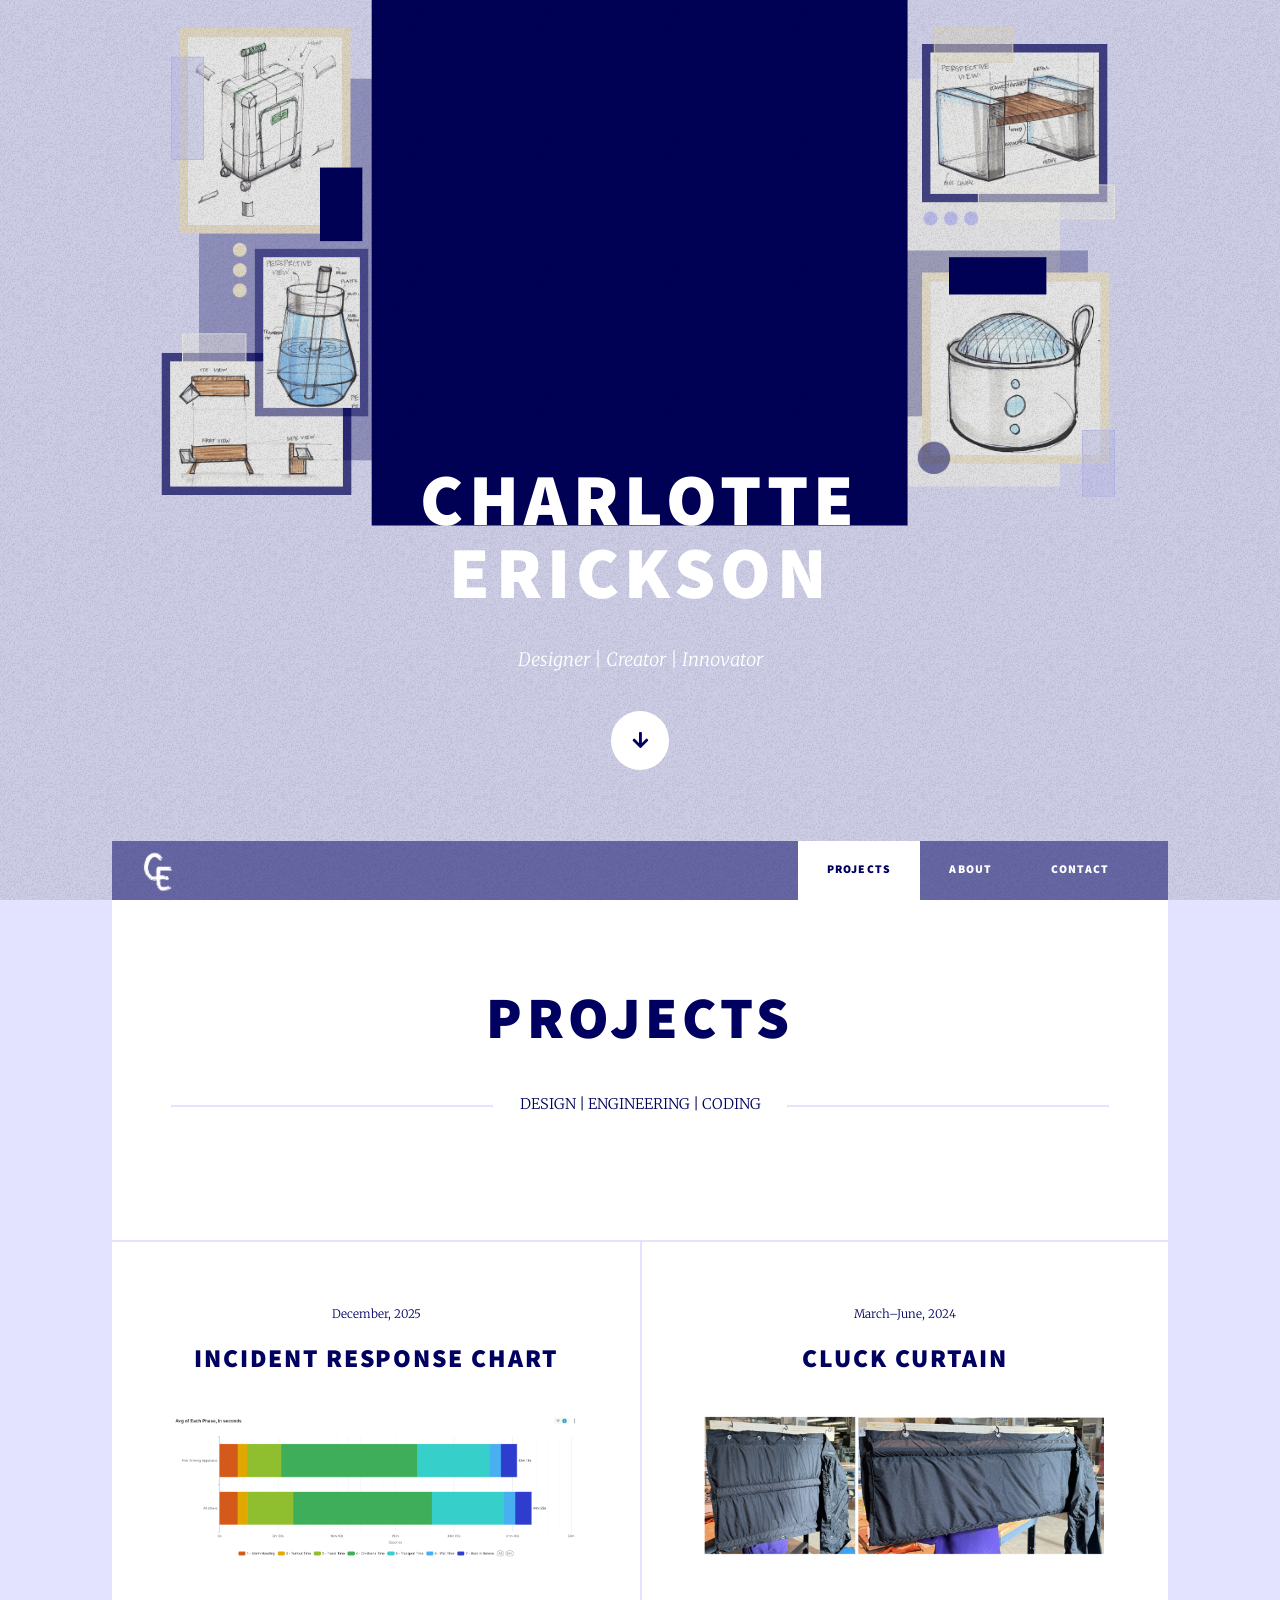
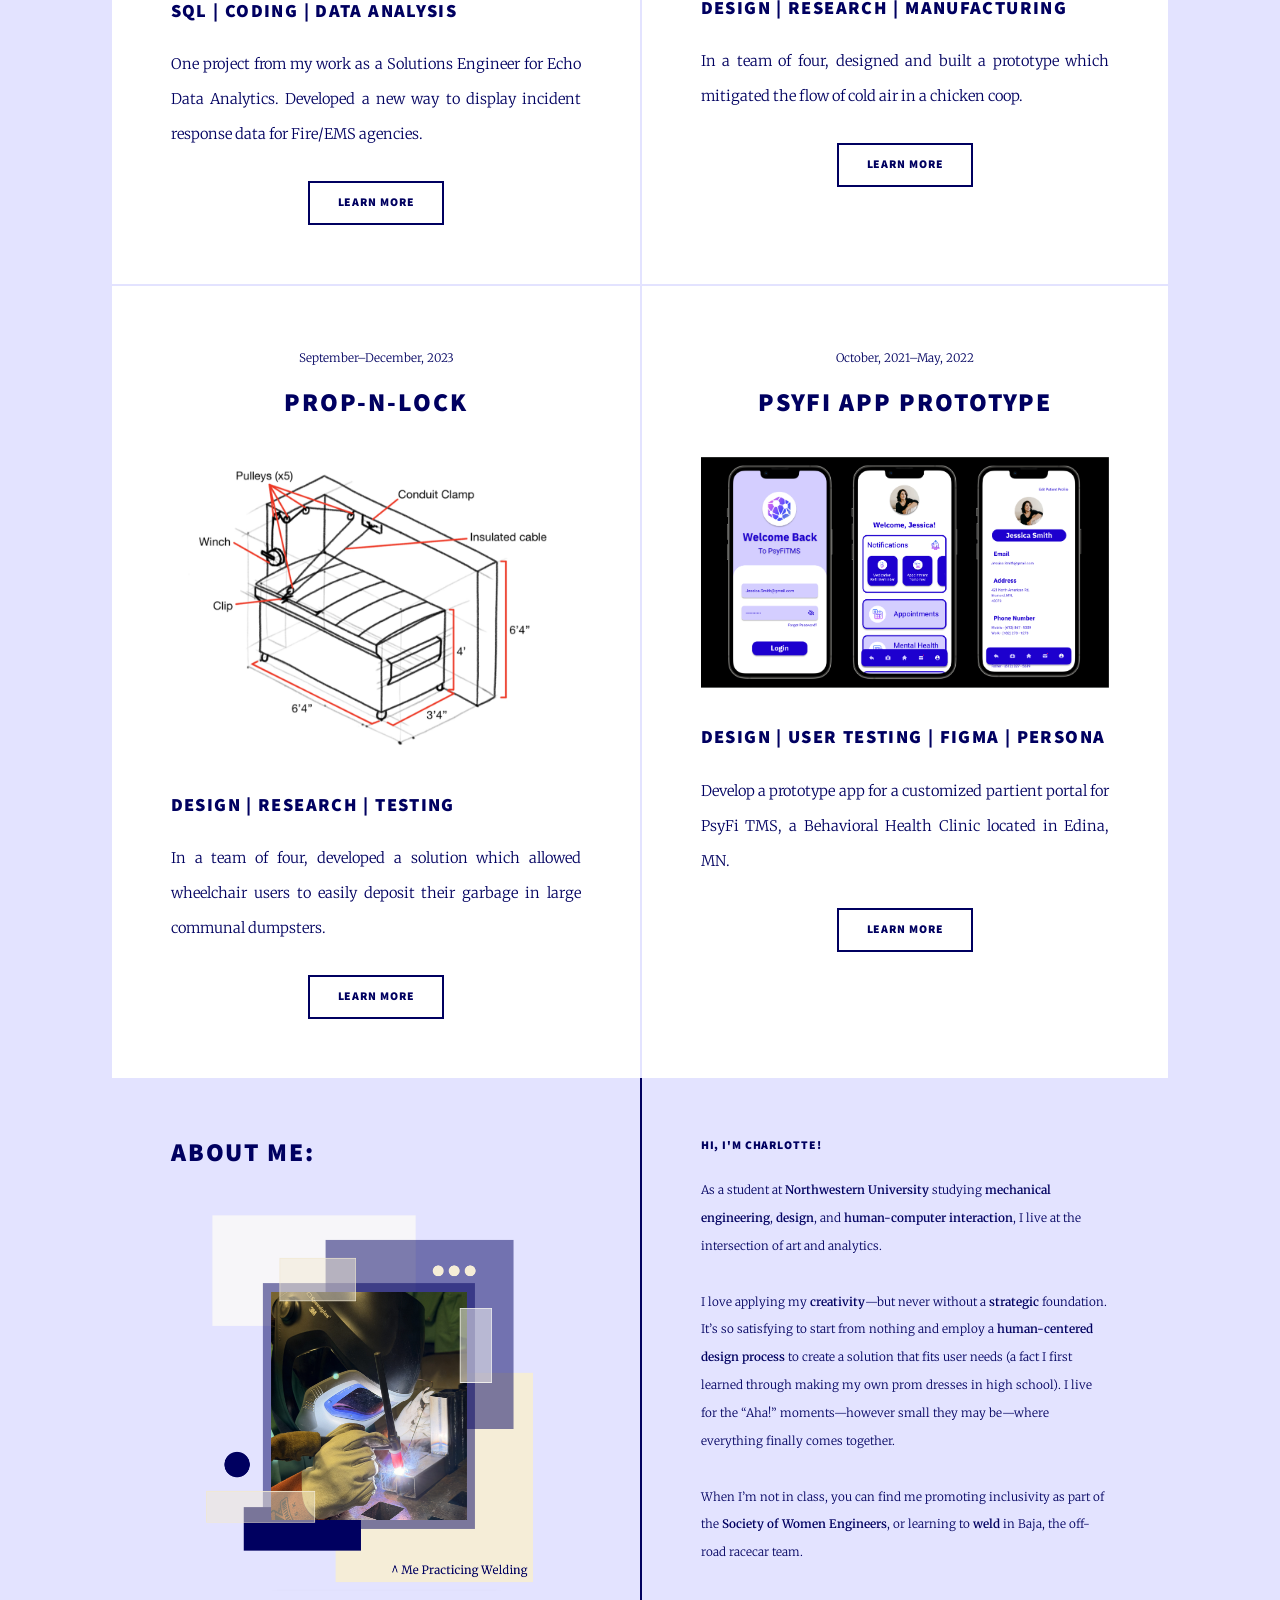
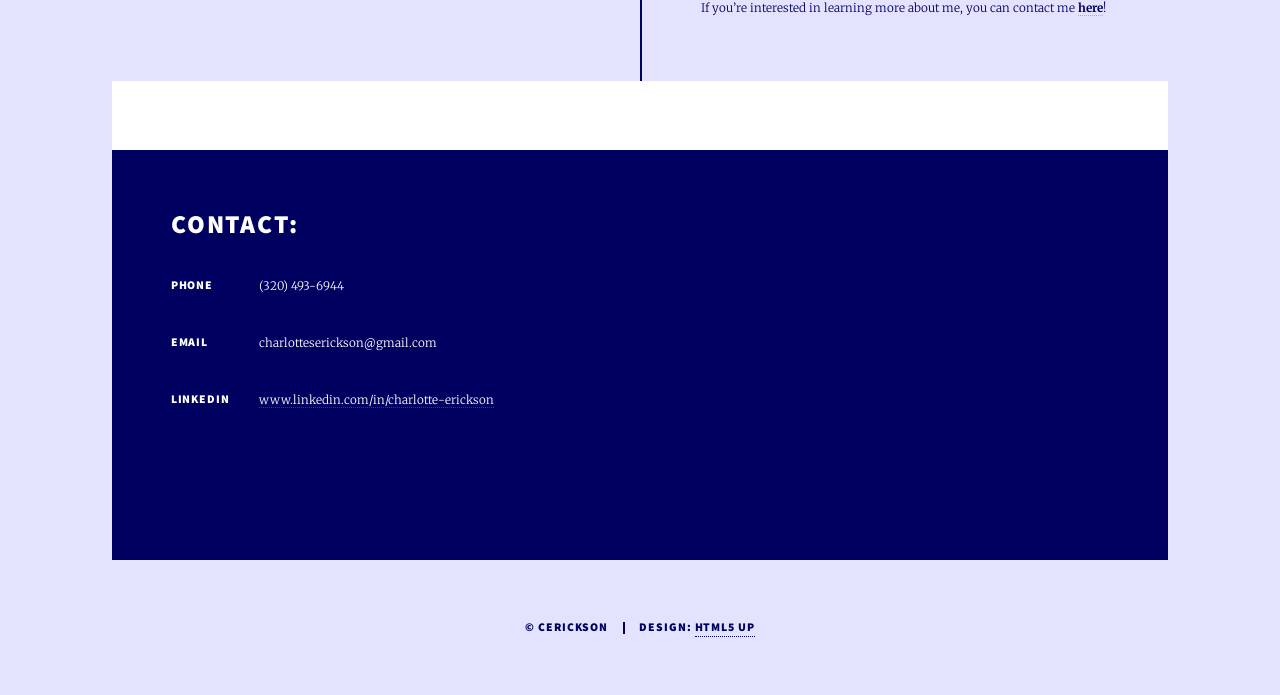
<file: index.html>
<!DOCTYPE HTML>
<!--
	Massively by HTML5 UP
	html5up.net | @ajlkn
	Free for personal and commercial use under the CCA 3.0 license (html5up.net/license)
-->
<html>
	<head>
		<title>Massively by HTML5 UP</title>
		<meta charset="utf-8" />
		<meta name="viewport" content="width=device-width, initial-scale=1, user-scalable=no" />
		<link rel="stylesheet" href="assets/css/main.css" />
		<noscript><link rel="stylesheet" href="assets/css/noscript.css" /></noscript>
	</head>
	<body class="is-preload">

		<!-- Wrapper -->
			<div id="wrapper" class="fade-in">

				<!-- Intro -->
					<div id="intro">
						<h1>Charlotte<br>Erickson</h1>
						<p>Designer | Creator | Innovator
						<ul class="actions">
							<li><a href="#nav" class="button icon solid solo fa-arrow-down scrolly my-arrow"  style="background-color:#ffffff; color:#000060; box-shadow:none;">Continue</a></li>
						</ul>
					</div>

				<!-- Nav -->
					<nav id="nav">
						<ul class="links">
							<li class="active"><a href="#main" style="color:#000060">Projects</a></li>
							<li><a href="#footer">About</a></li>
							<li><a href="#" onclick="scrollToBottom(); return false;">Contact</a></li>
						</ul>
						<ul class="icons">
							<li><a href="index.html">
                      <img src="ce.png" alt="My Icon" width="60" height="60">
                  </a></li>
						</ul>
					</nav>

				<!-- Main -->
					<div id="main">

						<!-- Header -->
							<article class="post featured">
								<header class="major">
									<h2>Projects</h2>
									<br>
									<span class="date">DESIGN  |  ENGINEERING  |  CODING</span>
								</header>
							</article>

						<!-- Posts -->
							<section class="posts">
								<article>
									<header>
										<span class="date">December, 2025</span>
										<h2><a href="IRC.html">Incident Response Chart</a></h2>
									</header>
									<a href="IRC.html" class="image fit"><img src="images/IRCchart.png" alt="" /></a>
									<h3 style="text-align:left;">SQL | Coding  |  Data Analysis</h3>
									<p>One project from my work as a Solutions Engineer for Echo Data Analytics. Developed a new way to display incident response data for Fire/EMS agencies.</p>
									<ul class="actions special">
										<li><a href="IRC.html" class="button">Learn More</a></li>
									</ul>
								</article>
								<article>
									<header>
										<span class="date">March–June, 2024</span>
										<h2><a href="CluckCurtain.html">Cluck Curtain</a></h2>
									</header>
									<a href="CluckCurtain.html" class="image fit"><img src="images/CCfinal1.png" alt="" /></a>
									<h3 style="text-align:left;">design  |  research  |  manufacturing</h3>
									<p>In a team of four, designed and built a prototype  which mitigated the flow of cold air in a chicken coop.</p>
									<ul class="actions special">
										<li><a href="CluckCurtain.html" class="button">Learn More</a></li>
									</ul>
								</article>
								<article>
									<header>
										<span class="date">September–December, 2023</span>
										<h2><a href="PropNLock.html">PROP-N-LOCK</a></h2>
									</header>
									<a href="PropNLock.html" class="image fit"><img src="images/PNLdimensions.png" alt="" /></a>
									<h3 style="text-align:left;">design  |  research | testing</h3>
									<p>In a team of four, developed a solution which allowed wheelchair users to easily deposit their garbage in large communal dumpsters.</p>
									<ul class="actions special">
										<li><a href="PropNLock.html" class="button">Learn More</a></li>
									</ul>
								</article>
								<article>
									<header>
										<span class="date">October, 2021–May, 2022</span>
										<h2><a href="PsyFi.html">PsyFi App Prototype</a></h2>
									</header>
									<a href="PsyFi.html" class="image fit"><img src="images/PSp1.png" alt="" /></a>
									<h3 style="text-align:left;">Design  |  User Testing  |  Figma  |  Persona</h3>
									<p>Develop a prototype app for a customized partient portal for PsyFi TMS, a Behavioral Health Clinic located in Edina, MN.</p>
									<ul class="actions special">
										<li><a href="PsyFi.html" class="button">Learn More</a></li>
									</ul>
								</article>
							</section>


					</div>
          <footer id="footer" style="background-color:#E3E3FF;">
						<section>
						<h2 style="color:#000060;">About Me:</h2>
						<img class="image fit" src="well.png" alt="" />
						</section>
						<section>
							<section class="alt">
								<h3 style="color:#000060;">Hi, I'm Charlotte!</h3>
								<p style="color:#000060; text-align: left;">As a student at <b style="color:#000060; text-align: left;">Northwestern University</b> studying <b style="color:#000060; text-align: left;">mechanical engineering</b>, <b style="color:#000060; text-align: left;">design</b>, and <b style="color:#000060; text-align: left;">human-computer interaction</b>, I live at the intersection of art and analytics.
								<br><br>

I love applying my <b style="color:#000060; text-align: left;">creativity</b>—but never without a <b style="color:#000060; text-align: left;">strategic</b> foundation. It’s so satisfying to start from nothing and employ a <b style="color:#000060; text-align: left;">human-centered design process</b> to create a solution that fits user needs (a fact I first learned through making my own prom dresses in high school). I live for the “Aha!” moments—however small they may be—where everything finally comes together.
<br><br>

When I’m not in class, you can find me promoting inclusivity as part of the <b style="color:#000060; text-align: left;">Society of Women Engineers</b>, or learning to <b style="color:#000060; text-align: left;">weld</b> in Baja, the off-road racecar team.
<br><br>

If you’re interested in learning more about me, you can contact me <a href="#" style="font-weight: bold; color:#000060;" onclick="scrollToBottom(); return false;">here</a>!</p>
							</section>
						</section>
					</footer>
					<div id="main"><br><br></div>
					
				<!-- Footer -->
					<footer id="footer">
						<section class="split contact">
							<section>
							<h2 style="color:#ffffff;">Contact:</h2>
							</section>
							<section>
								<h3>Phone</h3>
								<p>(320) 493-6944</p>
							</section>
							<section>
								<h3>Email</h3>
								<p>charlotteserickson@gmail.com</p>
							</section>
							<section>
								<h3>LinkedIn</h3>
								<p><a href="https://www.linkedin.com/in/charlotte-erickson/" style="color:white;">www.linkedin.com/in/charlotte-erickson</a></p>
							</section>
						</section>
					</footer>

				<!-- Copyright -->
					<div id="copyright">
						<ul><li style="color:#000060">&copy; CERICKSON</li><li style="color:#000060">Design: <a href="https://html5up.net" style="color:#000060">HTML5 UP</a></li></ul>
					</div>

			</div>

		<!-- Scripts -->
			<script src="assets/js/jquery.min.js"></script>
			<script src="assets/js/jquery.scrollex.min.js"></script>
			<script src="assets/js/jquery.scrolly.min.js"></script>
			<script src="assets/js/browser.min.js"></script>
			<script src="assets/js/breakpoints.min.js"></script>
			<script src="assets/js/util.js"></script>
			<script src="assets/js/main.js"></script>
			<script>
function scrollToBottom() {
  window.scrollTo({
    top: document.body.scrollHeight,
    behavior: 'smooth'  // smooth scroll
  });
}
</script>


	</body>
</html>
</file>
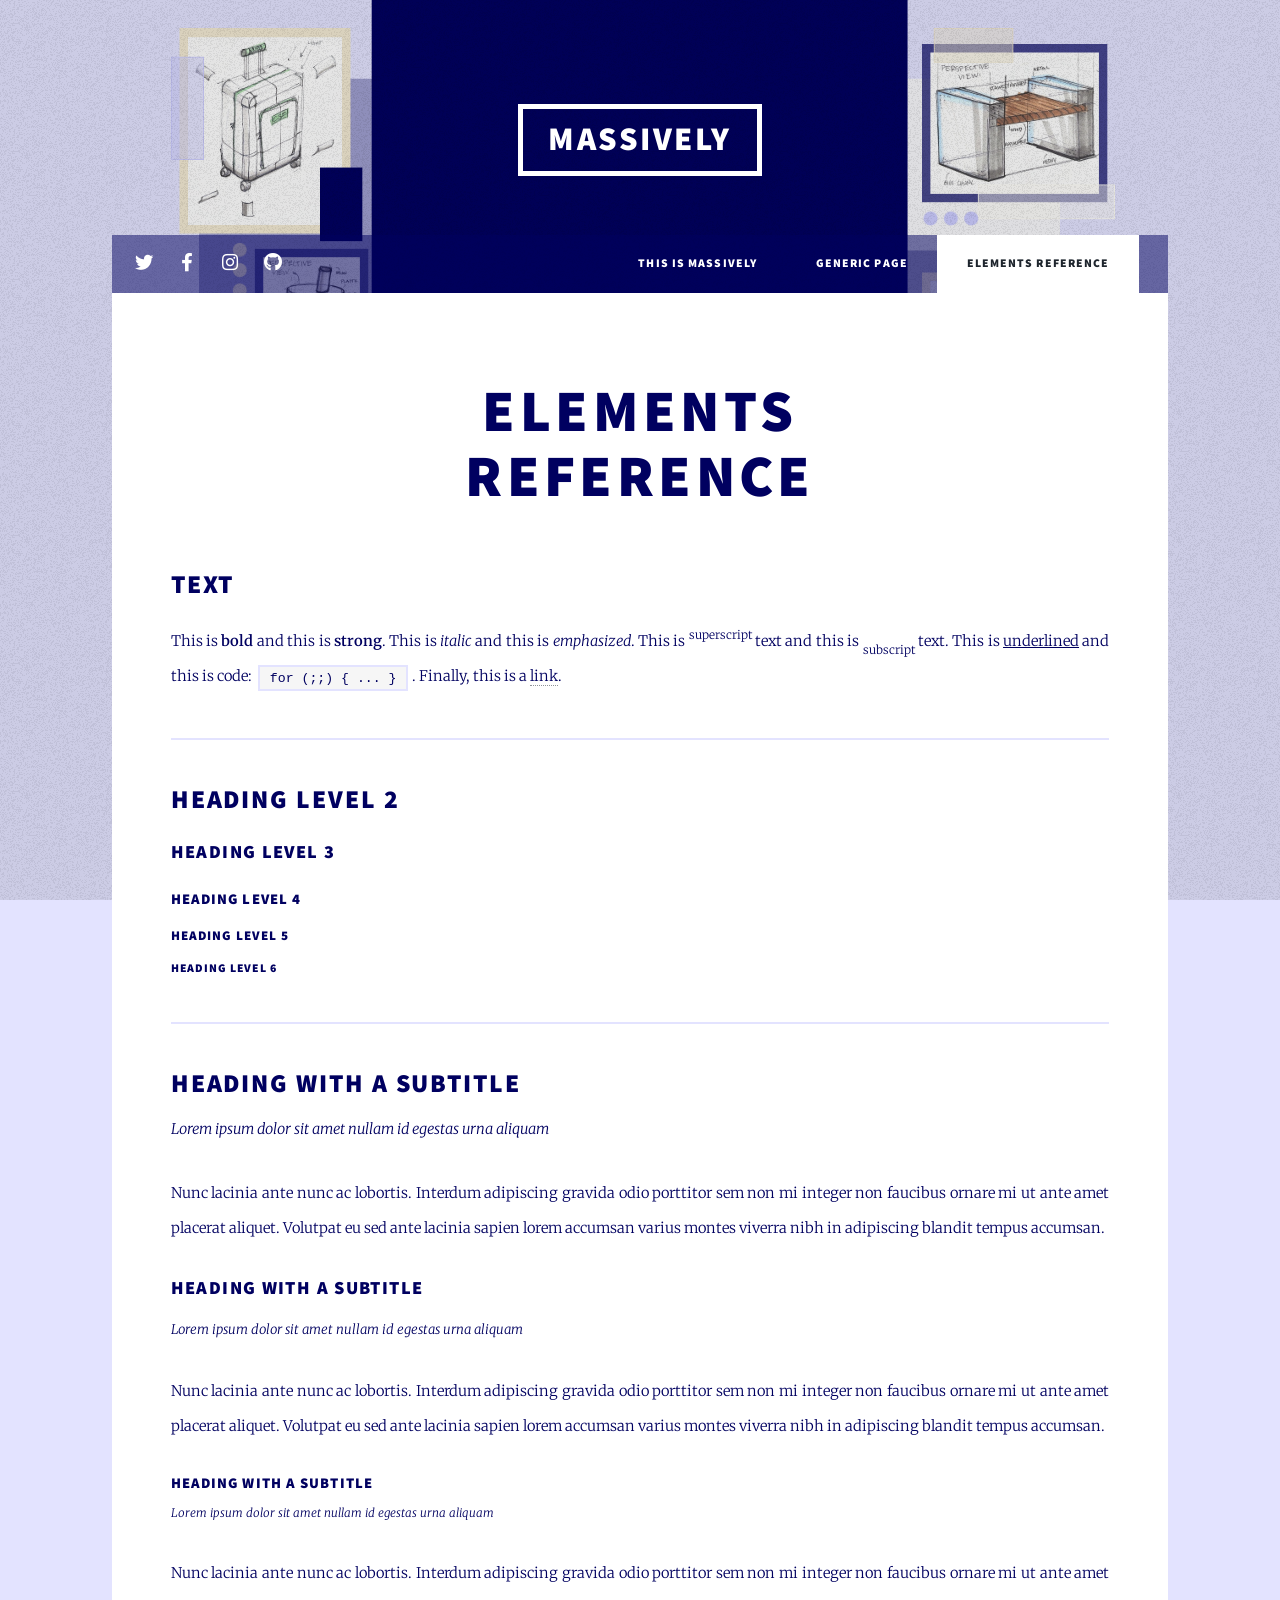
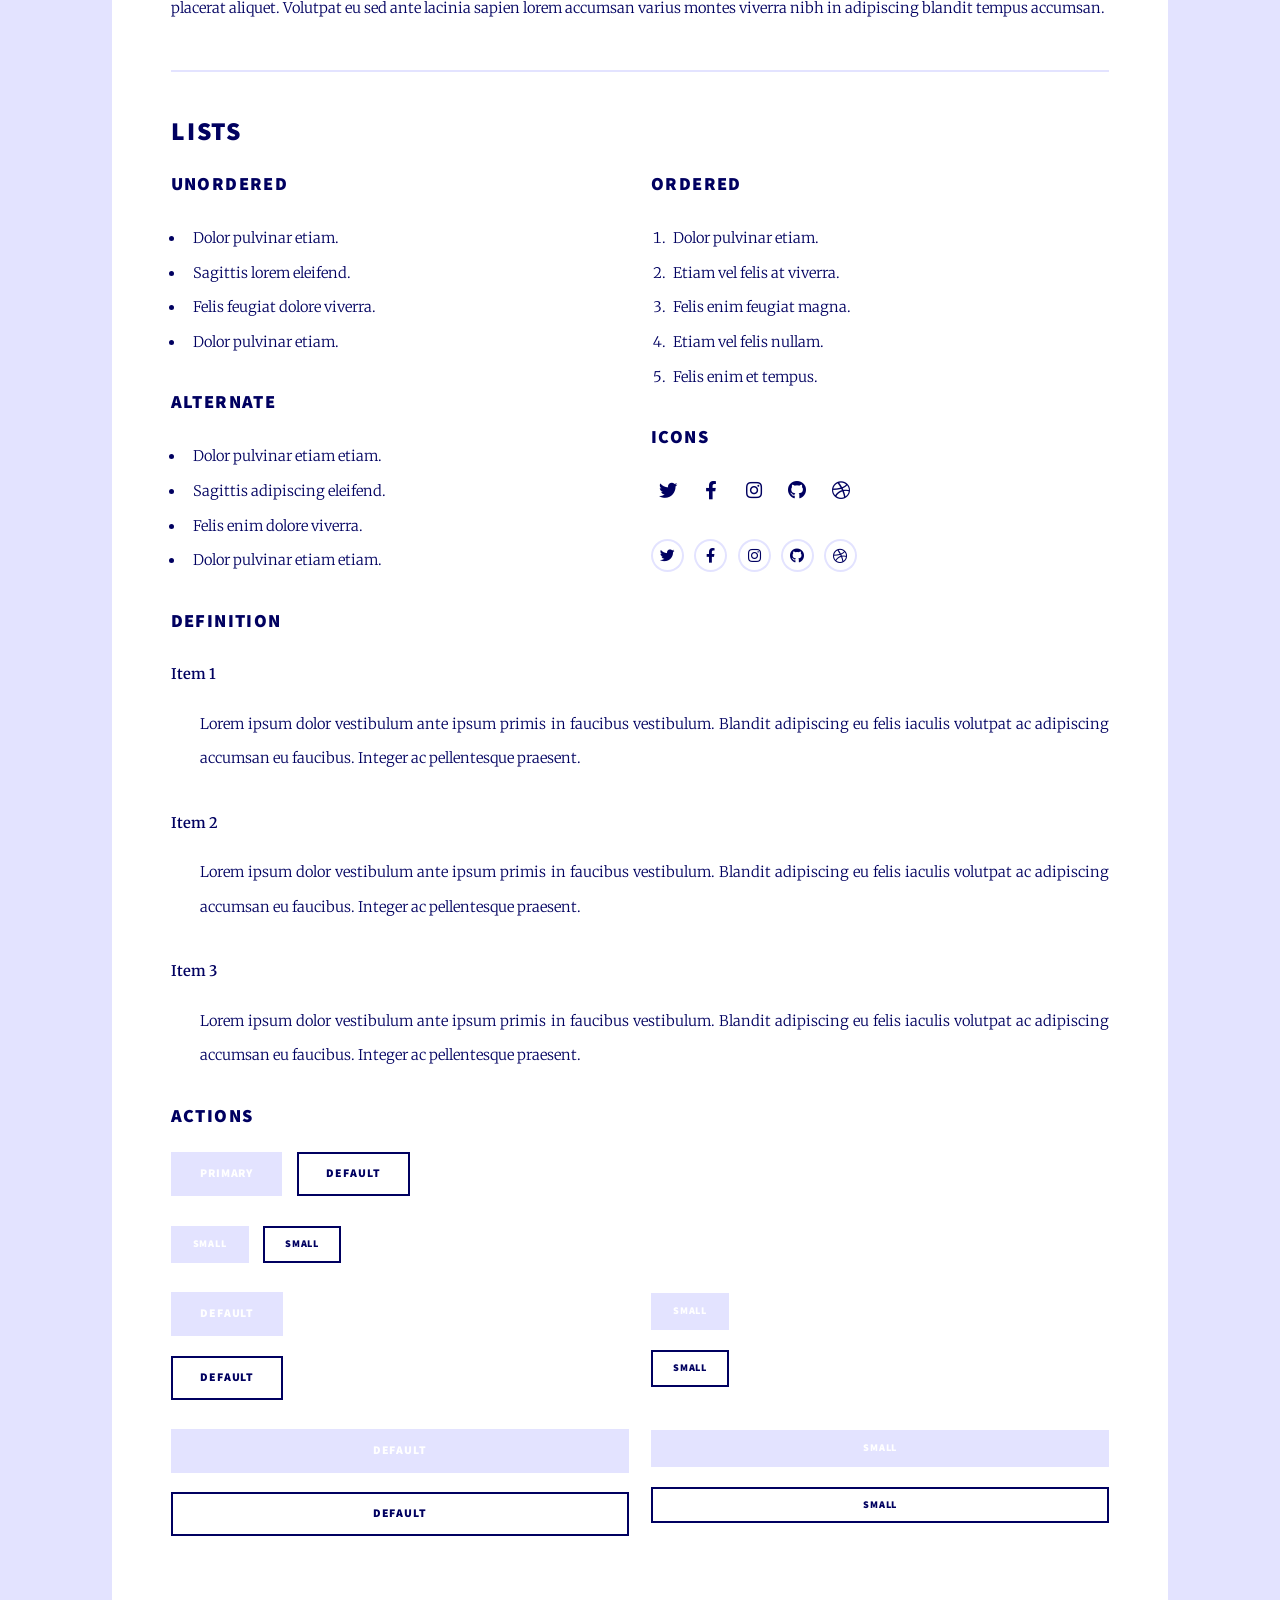
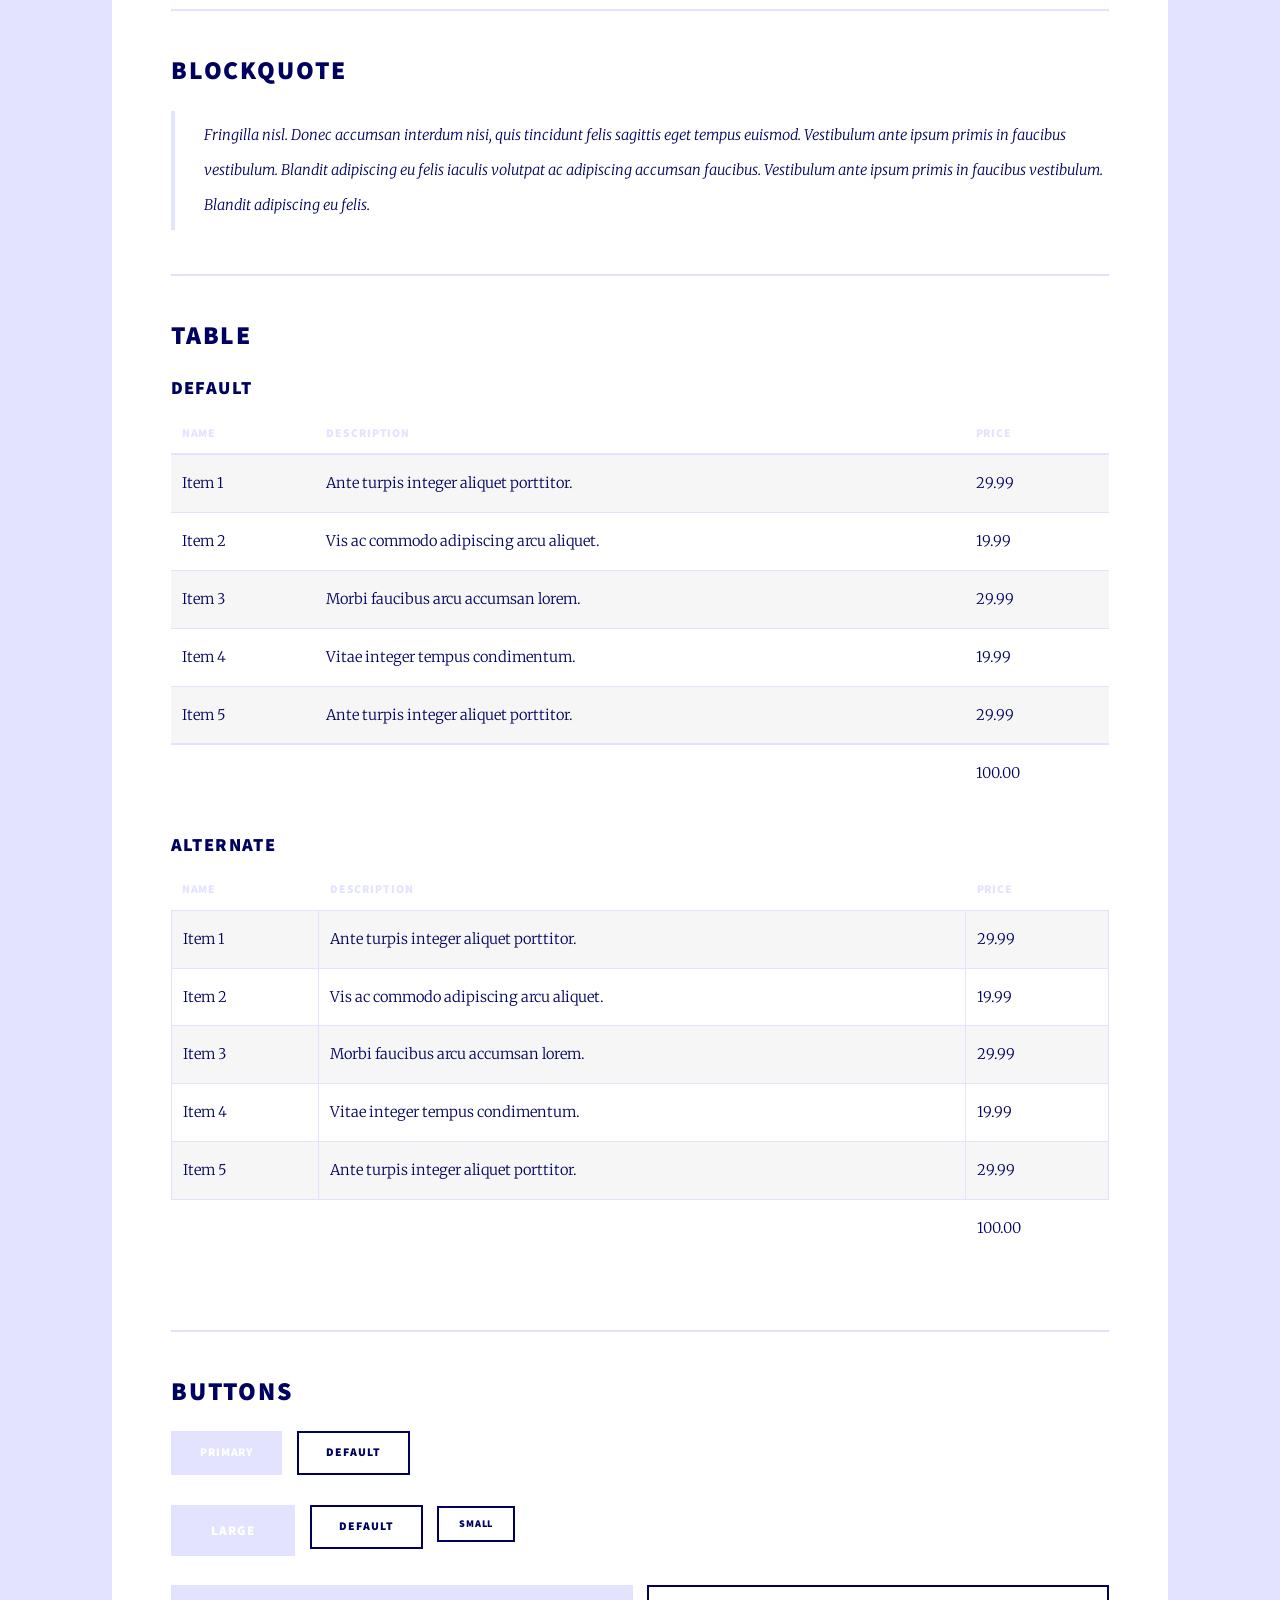
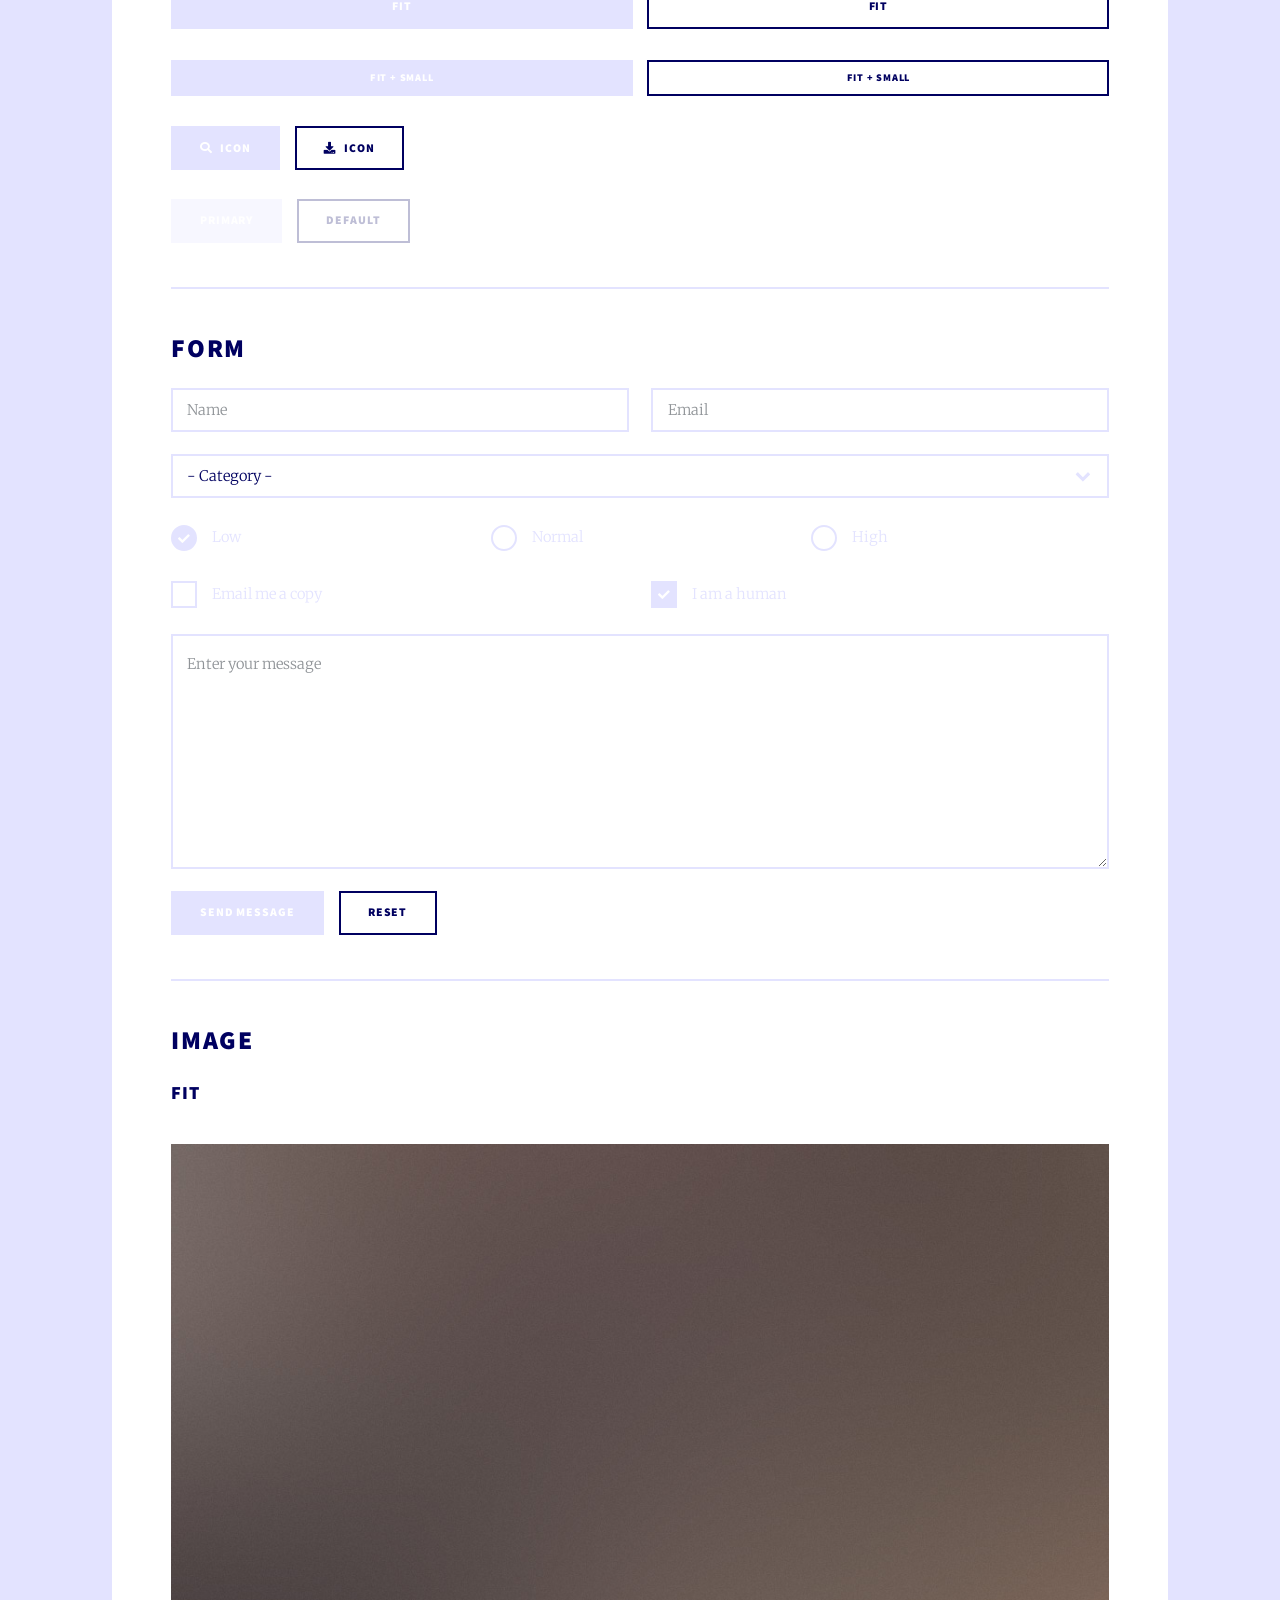
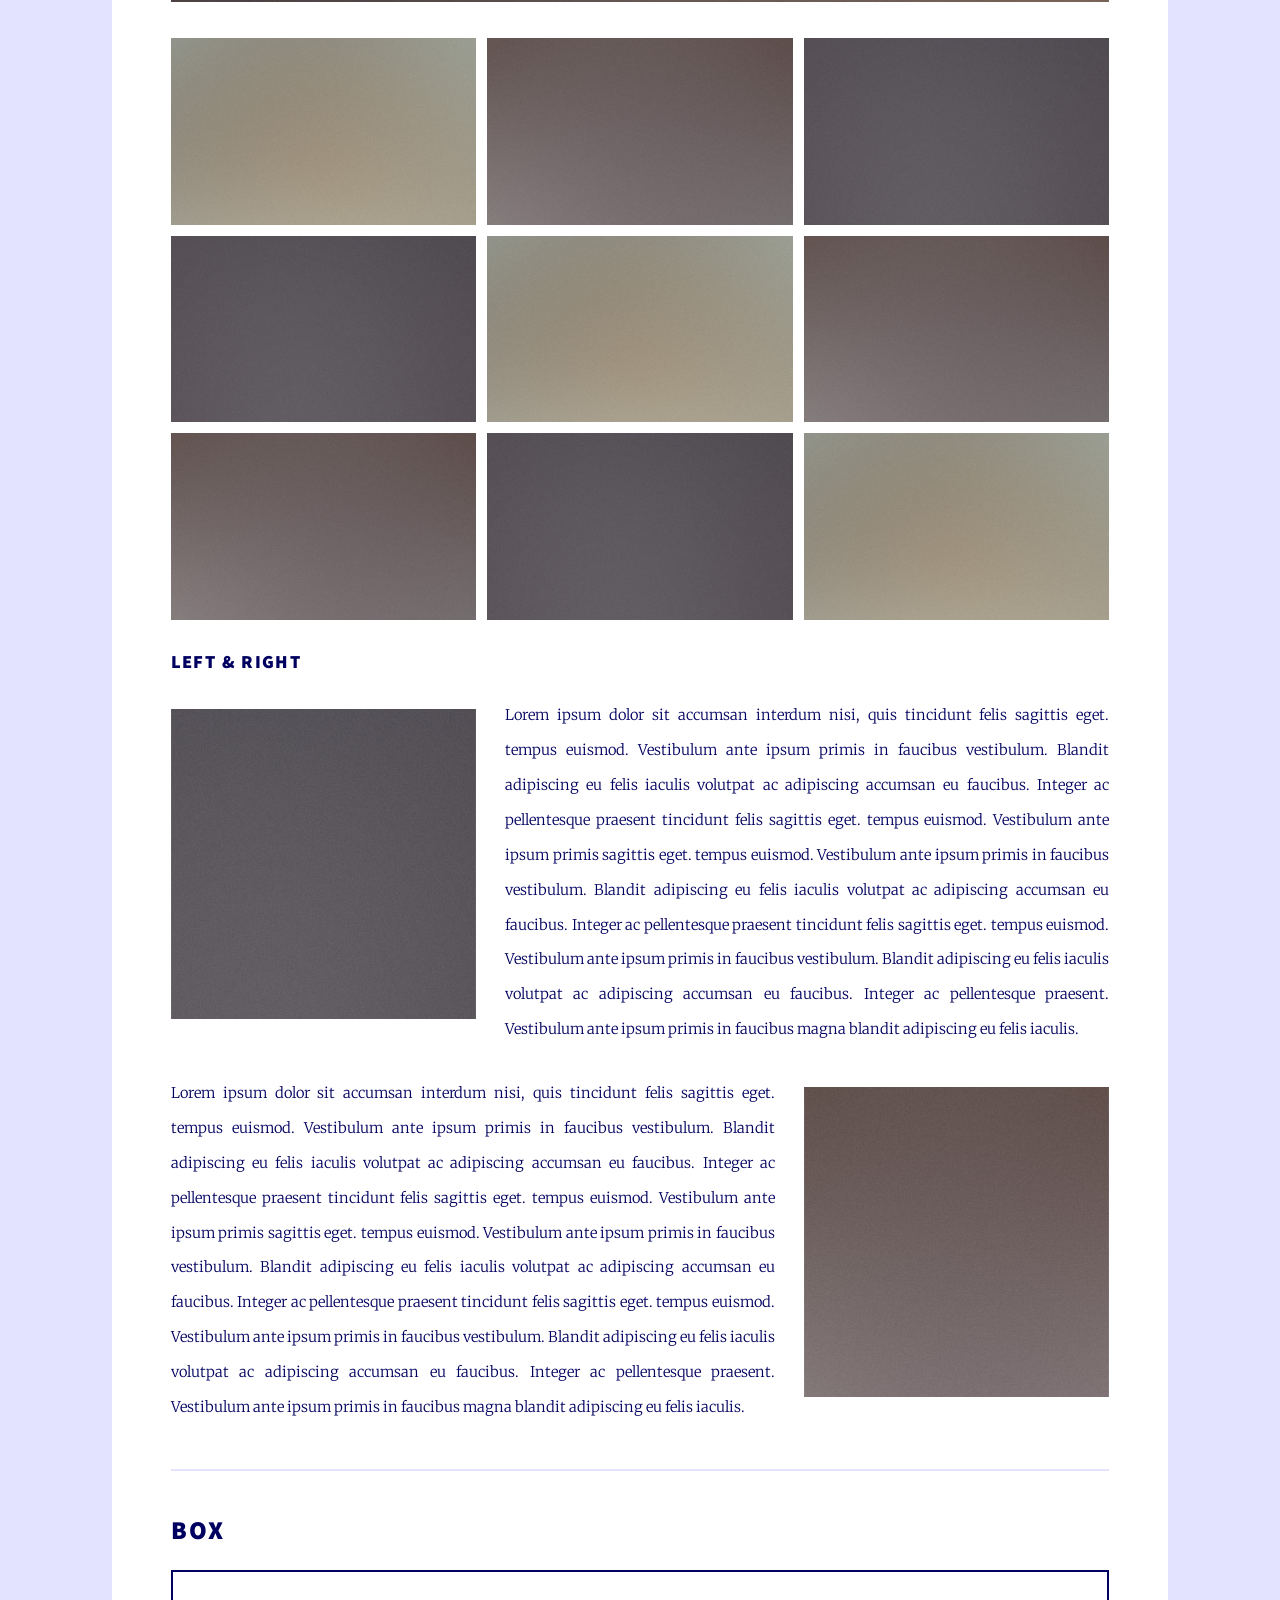
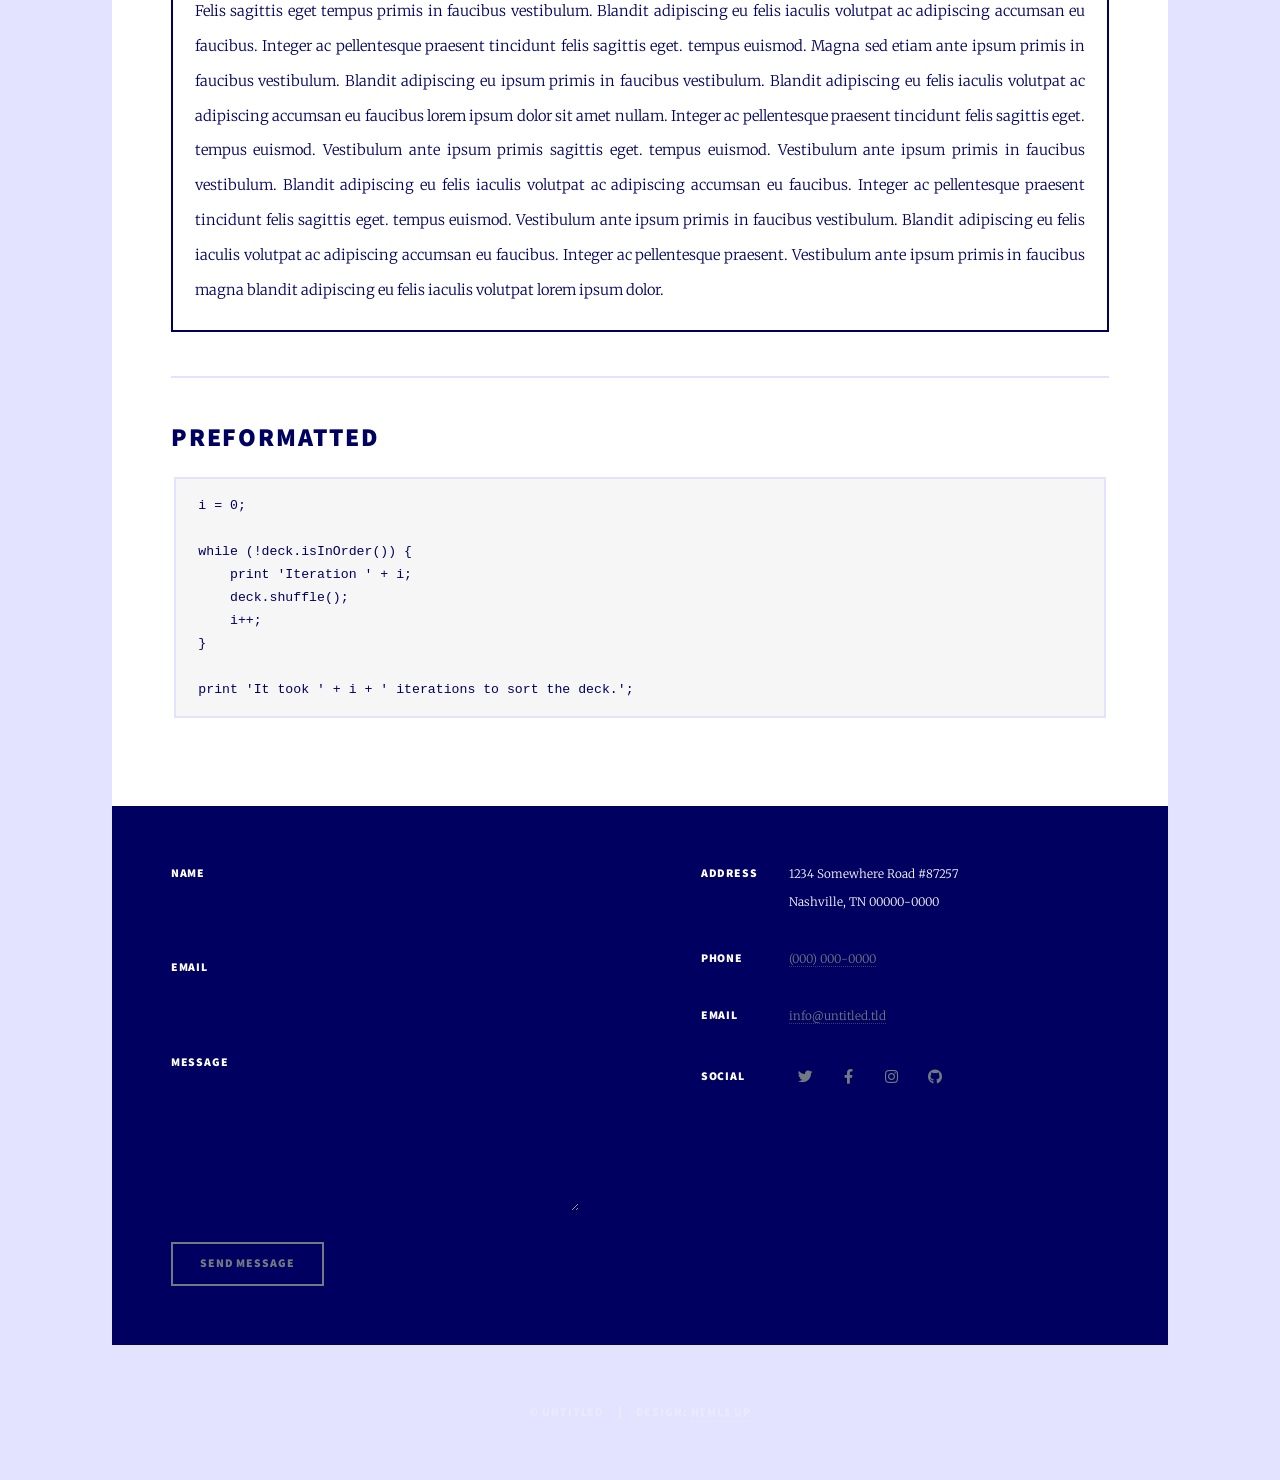
<file: elements.html>
<!DOCTYPE HTML>
<!--
	Massively by HTML5 UP
	html5up.net | @ajlkn
	Free for personal and commercial use under the CCA 3.0 license (html5up.net/license)
-->
<html>
	<head>
		<title>Elements Reference - Massively by HTML5 UP</title>
		<meta charset="utf-8" />
		<meta name="viewport" content="width=device-width, initial-scale=1, user-scalable=no" />
		<link rel="stylesheet" href="assets/css/main.css" />
		<noscript><link rel="stylesheet" href="assets/css/noscript.css" /></noscript>
	</head>
	<body class="is-preload">

		<!-- Wrapper -->
			<div id="wrapper">

				<!-- Header -->
					<header id="header">
						<a href="index.html" class="logo">Massively</a>
					</header>

				<!-- Nav -->
					<nav id="nav">
						<ul class="links">
							<li><a href="index.html">This is Massively</a></li>
							<li><a href="generic.html">Generic Page</a></li>
							<li class="active"><a href="elements.html">Elements Reference</a></li>
						</ul>
						<ul class="icons">
							<li><a href="#" class="icon brands fa-twitter"><span class="label">Twitter</span></a></li>
							<li><a href="#" class="icon brands fa-facebook-f"><span class="label">Facebook</span></a></li>
							<li><a href="#" class="icon brands fa-instagram"><span class="label">Instagram</span></a></li>
							<li><a href="#" class="icon brands fa-github"><span class="label">GitHub</span></a></li>
						</ul>
					</nav>

				<!-- Main -->
					<div id="main">

						<!-- Post -->
							<section class="post">
								<header class="major">
									<h1>Elements<br />
									Reference</h1>
								</header>

								<!-- Text stuff -->
									<h2>Text</h2>
									<p>This is <b>bold</b> and this is <strong>strong</strong>. This is <i>italic</i> and this is <em>emphasized</em>.
									This is <sup>superscript</sup> text and this is <sub>subscript</sub> text.
									This is <u>underlined</u> and this is code: <code>for (;;) { ... }</code>.
									Finally, this is a <a href="#">link</a>.</p>
									<hr />
									<h2>Heading Level 2</h2>
									<h3>Heading Level 3</h3>
									<h4>Heading Level 4</h4>
									<h5>Heading Level 5</h5>
									<h6>Heading Level 6</h6>
									<hr />
									<header>
										<h2>Heading with a Subtitle</h2>
										<p>Lorem ipsum dolor sit amet nullam id egestas urna aliquam</p>
									</header>
									<p>Nunc lacinia ante nunc ac lobortis. Interdum adipiscing gravida odio porttitor sem non mi integer non faucibus ornare mi ut ante amet placerat aliquet. Volutpat eu sed ante lacinia sapien lorem accumsan varius montes viverra nibh in adipiscing blandit tempus accumsan.</p>
									<header>
										<h3>Heading with a Subtitle</h3>
										<p>Lorem ipsum dolor sit amet nullam id egestas urna aliquam</p>
									</header>
									<p>Nunc lacinia ante nunc ac lobortis. Interdum adipiscing gravida odio porttitor sem non mi integer non faucibus ornare mi ut ante amet placerat aliquet. Volutpat eu sed ante lacinia sapien lorem accumsan varius montes viverra nibh in adipiscing blandit tempus accumsan.</p>
									<header>
										<h4>Heading with a Subtitle</h4>
										<p>Lorem ipsum dolor sit amet nullam id egestas urna aliquam</p>
									</header>
									<p>Nunc lacinia ante nunc ac lobortis. Interdum adipiscing gravida odio porttitor sem non mi integer non faucibus ornare mi ut ante amet placerat aliquet. Volutpat eu sed ante lacinia sapien lorem accumsan varius montes viverra nibh in adipiscing blandit tempus accumsan.</p>

									<hr />

								<!-- Lists -->
									<h2>Lists</h2>
									<div class="row">
										<div class="col-6 col-12-small">

											<h3>Unordered</h3>
											<ul>
												<li>Dolor pulvinar etiam.</li>
												<li>Sagittis lorem eleifend.</li>
												<li>Felis feugiat dolore viverra.</li>
												<li>Dolor pulvinar etiam.</li>
											</ul>

											<h3>Alternate</h3>
											<ul class="alt">
												<li>Dolor pulvinar etiam etiam.</li>
												<li>Sagittis adipiscing eleifend.</li>
												<li>Felis enim dolore viverra.</li>
												<li>Dolor pulvinar etiam etiam.</li>
											</ul>

										</div>
										<div class="col-6 col-12-small">

											<h3>Ordered</h3>
											<ol>
												<li>Dolor pulvinar etiam.</li>
												<li>Etiam vel felis at viverra.</li>
												<li>Felis enim feugiat magna.</li>
												<li>Etiam vel felis nullam.</li>
												<li>Felis enim et tempus.</li>
											</ol>

											<h3>Icons</h3>
											<ul class="icons">
												<li><a href="#" class="icon brands fa-twitter"><span class="label">Twitter</span></a></li>
												<li><a href="#" class="icon brands fa-facebook-f"><span class="label">Facebook</span></a></li>
												<li><a href="#" class="icon brands fa-instagram"><span class="label">Instagram</span></a></li>
												<li><a href="#" class="icon brands fa-github"><span class="label">Github</span></a></li>
												<li><a href="#" class="icon brands fa-dribbble"><span class="label">Dribbble</span></a></li>
											</ul>
											<ul class="icons alt">
												<li><a href="#" class="icon brands alt fa-twitter"><span class="label">Twitter</span></a></li>
												<li><a href="#" class="icon brands alt fa-facebook-f"><span class="label">Facebook</span></a></li>
												<li><a href="#" class="icon brands alt fa-instagram"><span class="label">Instagram</span></a></li>
												<li><a href="#" class="icon brands alt fa-github"><span class="label">Github</span></a></li>
												<li><a href="#" class="icon brands alt fa-dribbble"><span class="label">Dribbble</span></a></li>
											</ul>

										</div>
									</div>
									<h3>Definition</h3>
									<dl>
										<dt>Item 1</dt>
										<dd>
											<p>Lorem ipsum dolor vestibulum ante ipsum primis in faucibus vestibulum. Blandit adipiscing eu felis iaculis volutpat ac adipiscing accumsan eu faucibus. Integer ac pellentesque praesent.</p>
										</dd>
										<dt>Item 2</dt>
										<dd>
											<p>Lorem ipsum dolor vestibulum ante ipsum primis in faucibus vestibulum. Blandit adipiscing eu felis iaculis volutpat ac adipiscing accumsan eu faucibus. Integer ac pellentesque praesent.</p>
										</dd>
										<dt>Item 3</dt>
										<dd>
											<p>Lorem ipsum dolor vestibulum ante ipsum primis in faucibus vestibulum. Blandit adipiscing eu felis iaculis volutpat ac adipiscing accumsan eu faucibus. Integer ac pellentesque praesent.</p>
										</dd>
									</dl>

									<h3>Actions</h3>
									<ul class="actions">
										<li><a href="#" class="button primary">Primary</a></li>
										<li><a href="#" class="button">Default</a></li>
									</ul>
									<ul class="actions small">
										<li><a href="#" class="button primary small">Small</a></li>
										<li><a href="#" class="button small">Small</a></li>
									</ul>
									<div class="row">
										<div class="col-6 col-12-small">
											<ul class="actions stacked">
												<li><a href="#" class="button primary">Default</a></li>
												<li><a href="#" class="button">Default</a></li>
											</ul>
										</div>
										<div class="col-6 col-12-small">
											<ul class="actions stacked">
												<li><a href="#" class="button primary small">Small</a></li>
												<li><a href="#" class="button small">Small</a></li>
											</ul>
										</div>
									</div>
									<div class="row">
										<div class="col-6 col-12-small">
											<ul class="actions stacked">
												<li><a href="#" class="button primary fit">Default</a></li>
												<li><a href="#" class="button fit">Default</a></li>
											</ul>
										</div>
										<div class="col-6 col-12-small">
											<ul class="actions stacked">
												<li><a href="#" class="button primary small fit">Small</a></li>
												<li><a href="#" class="button small fit">Small</a></li>
											</ul>
										</div>
									</div>

									<hr />

								<!-- Blockquote -->
									<h2>Blockquote</h2>
									<blockquote>Fringilla nisl. Donec accumsan interdum nisi, quis tincidunt felis sagittis eget tempus euismod. Vestibulum ante ipsum primis in faucibus vestibulum. Blandit adipiscing eu felis iaculis volutpat ac adipiscing accumsan faucibus. Vestibulum ante ipsum primis in faucibus vestibulum. Blandit adipiscing eu felis.</blockquote>

									<hr />

								<!-- Table -->
									<h2>Table</h2>

									<h3>Default</h3>
									<div class="table-wrapper">
										<table>
											<thead>
												<tr>
													<th>Name</th>
													<th>Description</th>
													<th>Price</th>
												</tr>
											</thead>
											<tbody>
												<tr>
													<td>Item 1</td>
													<td>Ante turpis integer aliquet porttitor.</td>
													<td>29.99</td>
												</tr>
												<tr>
													<td>Item 2</td>
													<td>Vis ac commodo adipiscing arcu aliquet.</td>
													<td>19.99</td>
												</tr>
												<tr>
													<td>Item 3</td>
													<td> Morbi faucibus arcu accumsan lorem.</td>
													<td>29.99</td>
												</tr>
												<tr>
													<td>Item 4</td>
													<td>Vitae integer tempus condimentum.</td>
													<td>19.99</td>
												</tr>
												<tr>
													<td>Item 5</td>
													<td>Ante turpis integer aliquet porttitor.</td>
													<td>29.99</td>
												</tr>
											</tbody>
											<tfoot>
												<tr>
													<td colspan="2"></td>
													<td>100.00</td>
												</tr>
											</tfoot>
										</table>
									</div>

									<h3>Alternate</h3>
									<div class="table-wrapper">
										<table class="alt">
											<thead>
												<tr>
													<th>Name</th>
													<th>Description</th>
													<th>Price</th>
												</tr>
											</thead>
											<tbody>
												<tr>
													<td>Item 1</td>
													<td>Ante turpis integer aliquet porttitor.</td>
													<td>29.99</td>
												</tr>
												<tr>
													<td>Item 2</td>
													<td>Vis ac commodo adipiscing arcu aliquet.</td>
													<td>19.99</td>
												</tr>
												<tr>
													<td>Item 3</td>
													<td> Morbi faucibus arcu accumsan lorem.</td>
													<td>29.99</td>
												</tr>
												<tr>
													<td>Item 4</td>
													<td>Vitae integer tempus condimentum.</td>
													<td>19.99</td>
												</tr>
												<tr>
													<td>Item 5</td>
													<td>Ante turpis integer aliquet porttitor.</td>
													<td>29.99</td>
												</tr>
											</tbody>
											<tfoot>
												<tr>
													<td colspan="2"></td>
													<td>100.00</td>
												</tr>
											</tfoot>
										</table>
									</div>

									<hr />

								<!-- Buttons -->
									<h2>Buttons</h2>
									<ul class="actions">
										<li><a href="#" class="button primary">Primary</a></li>
										<li><a href="#" class="button">Default</a></li>
									</ul>
									<ul class="actions">
										<li><a href="#" class="button primary large">Large</a></li>
										<li><a href="#" class="button">Default</a></li>
										<li><a href="#" class="button small">Small</a></li>
									</ul>
									<ul class="actions fit">
										<li><a href="#" class="button primary fit">Fit</a></li>
										<li><a href="#" class="button fit">Fit</a></li>
									</ul>
									<ul class="actions fit small">
										<li><a href="#" class="button primary fit small">Fit + Small</a></li>
										<li><a href="#" class="button fit small">Fit + Small</a></li>
									</ul>
									<ul class="actions">
										<li><a href="#" class="button primary icon solid fa-search">Icon</a></li>
										<li><a href="#" class="button icon solid fa-download">Icon</a></li>
									</ul>
									<ul class="actions">
										<li><span class="button primary disabled">Primary</span></li>
										<li><span class="button disabled">Default</span></li>
									</ul>

									<hr />

								<!-- Form -->
									<h2>Form</h2>

									<form method="post" action="#">
										<div class="row gtr-uniform">
											<div class="col-6 col-12-xsmall">
												<input type="text" name="demo-name" id="demo-name" value="" placeholder="Name" />
											</div>
											<div class="col-6 col-12-xsmall">
												<input type="email" name="demo-email" id="demo-email" value="" placeholder="Email" />
											</div>
											<!-- Break -->
											<div class="col-12">
												<select name="demo-category" id="demo-category">
													<option value="">- Category -</option>
													<option value="1">Manufacturing</option>
													<option value="1">Shipping</option>
													<option value="1">Administration</option>
													<option value="1">Human Resources</option>
												</select>
											</div>
											<!-- Break -->
											<div class="col-4 col-12-small">
												<input type="radio" id="demo-priority-low" name="demo-priority" checked>
												<label for="demo-priority-low">Low</label>
											</div>
											<div class="col-4 col-12-small">
												<input type="radio" id="demo-priority-normal" name="demo-priority">
												<label for="demo-priority-normal">Normal</label>
											</div>
											<div class="col-4 col-12-small">
												<input type="radio" id="demo-priority-high" name="demo-priority">
												<label for="demo-priority-high">High</label>
											</div>
											<!-- Break -->
											<div class="col-6 col-12-small">
												<input type="checkbox" id="demo-copy" name="demo-copy">
												<label for="demo-copy">Email me a copy</label>
											</div>
											<div class="col-6 col-12-small">
												<input type="checkbox" id="demo-human" name="demo-human" checked>
												<label for="demo-human">I am a human</label>
											</div>
											<!-- Break -->
											<div class="col-12">
												<textarea name="demo-message" id="demo-message" placeholder="Enter your message" rows="6"></textarea>
											</div>
											<!-- Break -->
											<div class="col-12">
												<ul class="actions">
													<li><input type="submit" value="Send Message" class="primary" /></li>
													<li><input type="reset" value="Reset" /></li>
												</ul>
											</div>
										</div>
									</form>

									<hr />

								<!-- Image -->
									<h2>Image</h2>

									<h3>Fit</h3>
									<span class="image fit"><img src="images/pic01.jpg" alt="" /></span>
									<div class="box alt">
										<div class="row gtr-50 gtr-uniform">
											<div class="col-4"><span class="image fit"><img src="images/pic02.jpg" alt="" /></span></div>
											<div class="col-4"><span class="image fit"><img src="images/pic03.jpg" alt="" /></span></div>
											<div class="col-4"><span class="image fit"><img src="images/pic04.jpg" alt="" /></span></div>
											<!-- Break -->
											<div class="col-4"><span class="image fit"><img src="images/pic04.jpg" alt="" /></span></div>
											<div class="col-4"><span class="image fit"><img src="images/pic02.jpg" alt="" /></span></div>
											<div class="col-4"><span class="image fit"><img src="images/pic03.jpg" alt="" /></span></div>
											<!-- Break -->
											<div class="col-4"><span class="image fit"><img src="images/pic03.jpg" alt="" /></span></div>
											<div class="col-4"><span class="image fit"><img src="images/pic04.jpg" alt="" /></span></div>
											<div class="col-4"><span class="image fit"><img src="images/pic02.jpg" alt="" /></span></div>
										</div>
									</div>

									<h3>Left &amp; Right</h3>
									<p><span class="image left"><img src="images/pic08.jpg" alt="" /></span>Lorem ipsum dolor sit accumsan interdum nisi, quis tincidunt felis sagittis eget. tempus euismod. Vestibulum ante ipsum primis in faucibus vestibulum. Blandit adipiscing eu felis iaculis volutpat ac adipiscing accumsan eu faucibus. Integer ac pellentesque praesent tincidunt felis sagittis eget. tempus euismod. Vestibulum ante ipsum primis sagittis eget. tempus euismod. Vestibulum ante ipsum primis in faucibus vestibulum. Blandit adipiscing eu felis iaculis volutpat ac adipiscing accumsan eu faucibus. Integer ac pellentesque praesent tincidunt felis sagittis eget. tempus euismod. Vestibulum ante ipsum primis in faucibus vestibulum. Blandit adipiscing eu felis iaculis volutpat ac adipiscing accumsan eu faucibus. Integer ac pellentesque praesent. Vestibulum ante ipsum primis in faucibus magna blandit adipiscing eu felis iaculis.</p>
									<p><span class="image right"><img src="images/pic09.jpg" alt="" /></span>Lorem ipsum dolor sit accumsan interdum nisi, quis tincidunt felis sagittis eget. tempus euismod. Vestibulum ante ipsum primis in faucibus vestibulum. Blandit adipiscing eu felis iaculis volutpat ac adipiscing accumsan eu faucibus. Integer ac pellentesque praesent tincidunt felis sagittis eget. tempus euismod. Vestibulum ante ipsum primis sagittis eget. tempus euismod. Vestibulum ante ipsum primis in faucibus vestibulum. Blandit adipiscing eu felis iaculis volutpat ac adipiscing accumsan eu faucibus. Integer ac pellentesque praesent tincidunt felis sagittis eget. tempus euismod. Vestibulum ante ipsum primis in faucibus vestibulum. Blandit adipiscing eu felis iaculis volutpat ac adipiscing accumsan eu faucibus. Integer ac pellentesque praesent. Vestibulum ante ipsum primis in faucibus magna blandit adipiscing eu felis iaculis.</p>

									<hr />

								<!-- Box -->
									<h2>Box</h2>
									<div class="box">
										<p>Felis sagittis eget tempus primis in faucibus vestibulum. Blandit adipiscing eu felis iaculis volutpat ac adipiscing accumsan eu faucibus. Integer ac pellentesque praesent tincidunt felis sagittis eget. tempus euismod. Magna sed etiam ante ipsum primis in faucibus vestibulum. Blandit adipiscing eu ipsum primis in faucibus vestibulum. Blandit adipiscing eu felis iaculis volutpat ac adipiscing accumsan eu faucibus lorem ipsum dolor sit amet nullam. Integer ac pellentesque praesent tincidunt felis sagittis eget. tempus euismod. Vestibulum ante ipsum primis sagittis eget. tempus euismod. Vestibulum ante ipsum primis in faucibus vestibulum. Blandit adipiscing eu felis iaculis volutpat ac adipiscing accumsan eu faucibus. Integer ac pellentesque praesent tincidunt felis sagittis eget. tempus euismod. Vestibulum ante ipsum primis in faucibus vestibulum. Blandit adipiscing eu felis iaculis volutpat ac adipiscing accumsan eu faucibus. Integer ac pellentesque praesent. Vestibulum ante ipsum primis in faucibus magna blandit adipiscing eu felis iaculis volutpat lorem ipsum dolor.</p>
									</div>

									<hr />

								<!-- Preformatted Code -->
									<h2>Preformatted</h2>
									<pre><code>i = 0;

while (!deck.isInOrder()) {
    print 'Iteration ' + i;
    deck.shuffle();
    i++;
}

print 'It took ' + i + ' iterations to sort the deck.';
</code></pre>

							</section>

					</div>

				<!-- Footer -->
					<footer id="footer">
						<section>
							<form method="post" action="#">
								<div class="fields">
									<div class="field">
										<label for="name">Name</label>
										<input type="text" name="name" id="name" />
									</div>
									<div class="field">
										<label for="email">Email</label>
										<input type="text" name="email" id="email" />
									</div>
									<div class="field">
										<label for="message">Message</label>
										<textarea name="message" id="message" rows="3"></textarea>
									</div>
								</div>
								<ul class="actions">
									<li><input type="submit" value="Send Message" /></li>
								</ul>
							</form>
						</section>
						<section class="split contact">
							<section class="alt">
								<h3>Address</h3>
								<p>1234 Somewhere Road #87257<br />
								Nashville, TN 00000-0000</p>
							</section>
							<section>
								<h3>Phone</h3>
								<p><a href="#">(000) 000-0000</a></p>
							</section>
							<section>
								<h3>Email</h3>
								<p><a href="#">info@untitled.tld</a></p>
							</section>
							<section>
								<h3>Social</h3>
								<ul class="icons alt">
									<li><a href="#" class="icon brands alt fa-twitter"><span class="label">Twitter</span></a></li>
									<li><a href="#" class="icon brands alt fa-facebook-f"><span class="label">Facebook</span></a></li>
									<li><a href="#" class="icon brands alt fa-instagram"><span class="label">Instagram</span></a></li>
									<li><a href="#" class="icon brands alt fa-github"><span class="label">GitHub</span></a></li>
								</ul>
							</section>
						</section>
					</footer>

				<!-- Copyright -->
					<div id="copyright">
						<ul><li>&copy; Untitled</li><li>Design: <a href="https://html5up.net">HTML5 UP</a></li></ul>
					</div>

			</div>

		<!-- Scripts -->
			<script src="assets/js/jquery.min.js"></script>
			<script src="assets/js/jquery.scrollex.min.js"></script>
			<script src="assets/js/jquery.scrolly.min.js"></script>
			<script src="assets/js/browser.min.js"></script>
			<script src="assets/js/breakpoints.min.js"></script>
			<script src="assets/js/util.js"></script>
			<script src="assets/js/main.js"></script>

	</body>
</html>
</file>
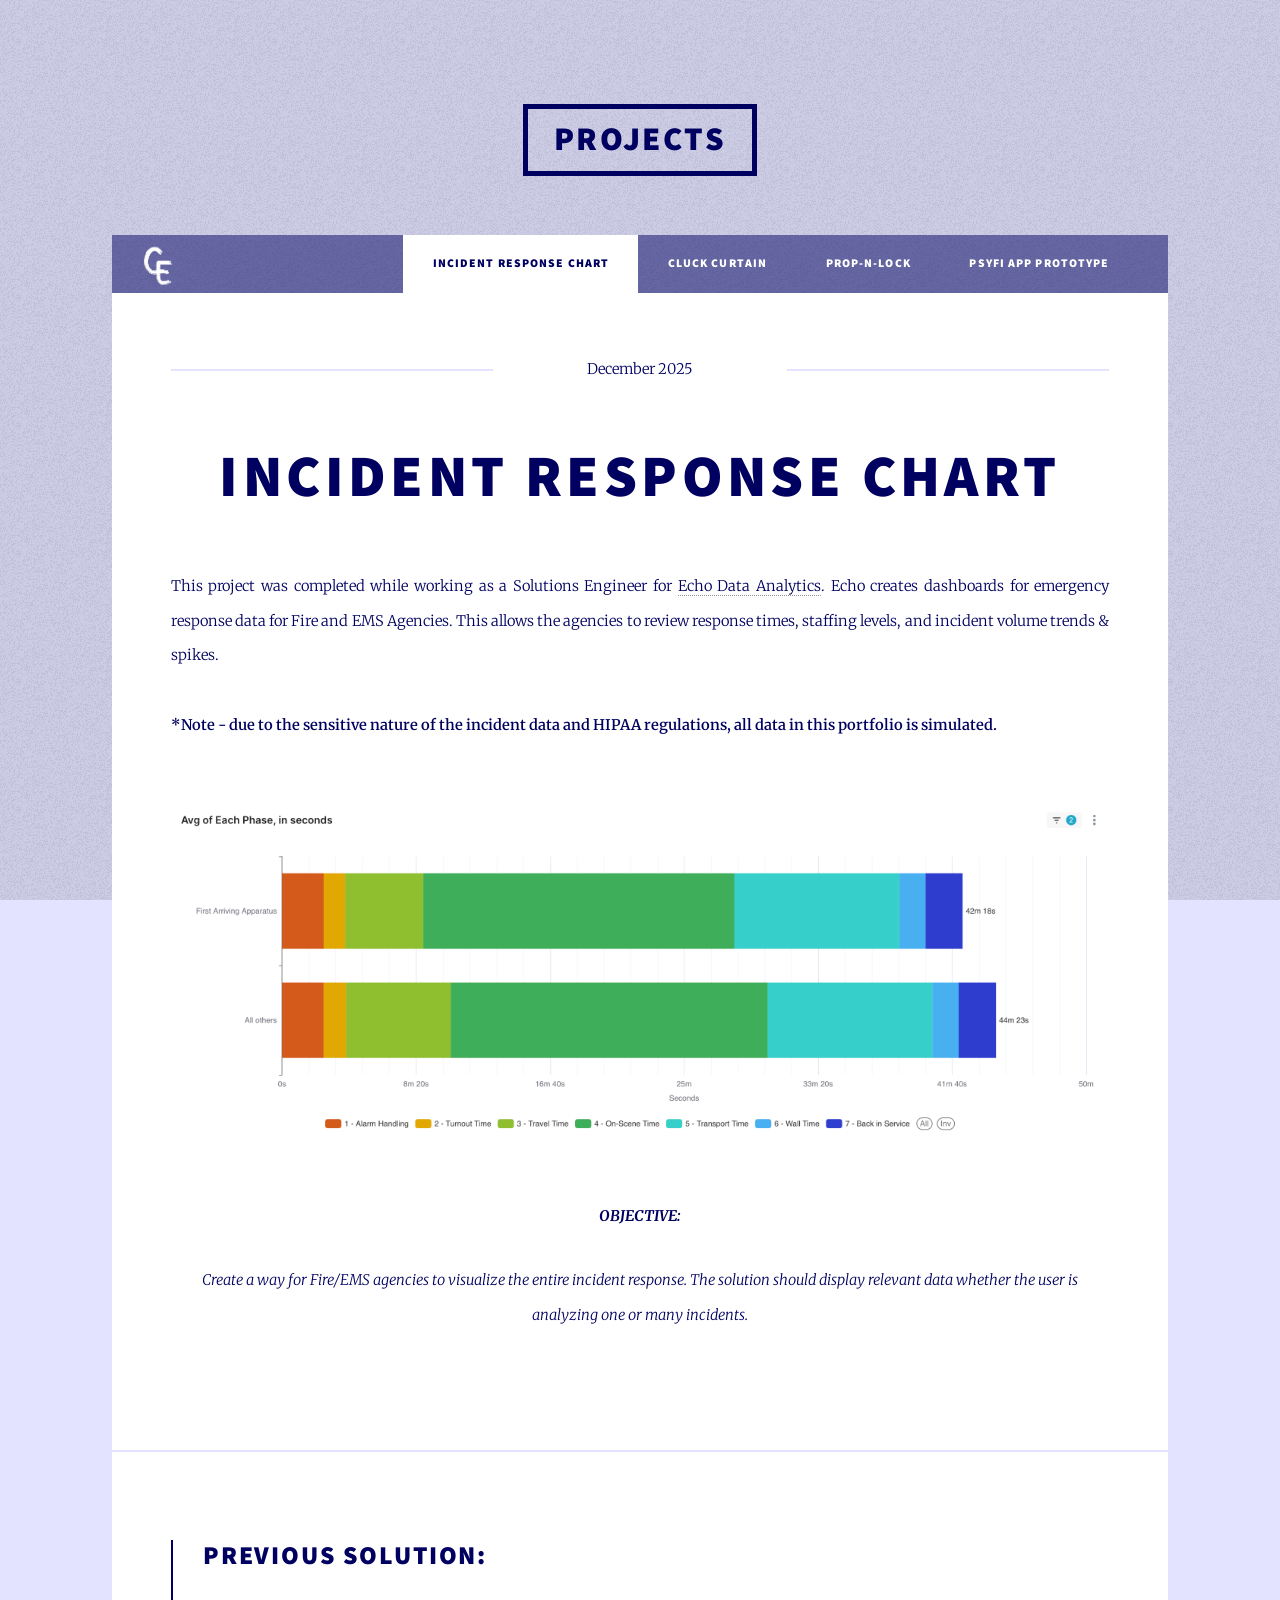
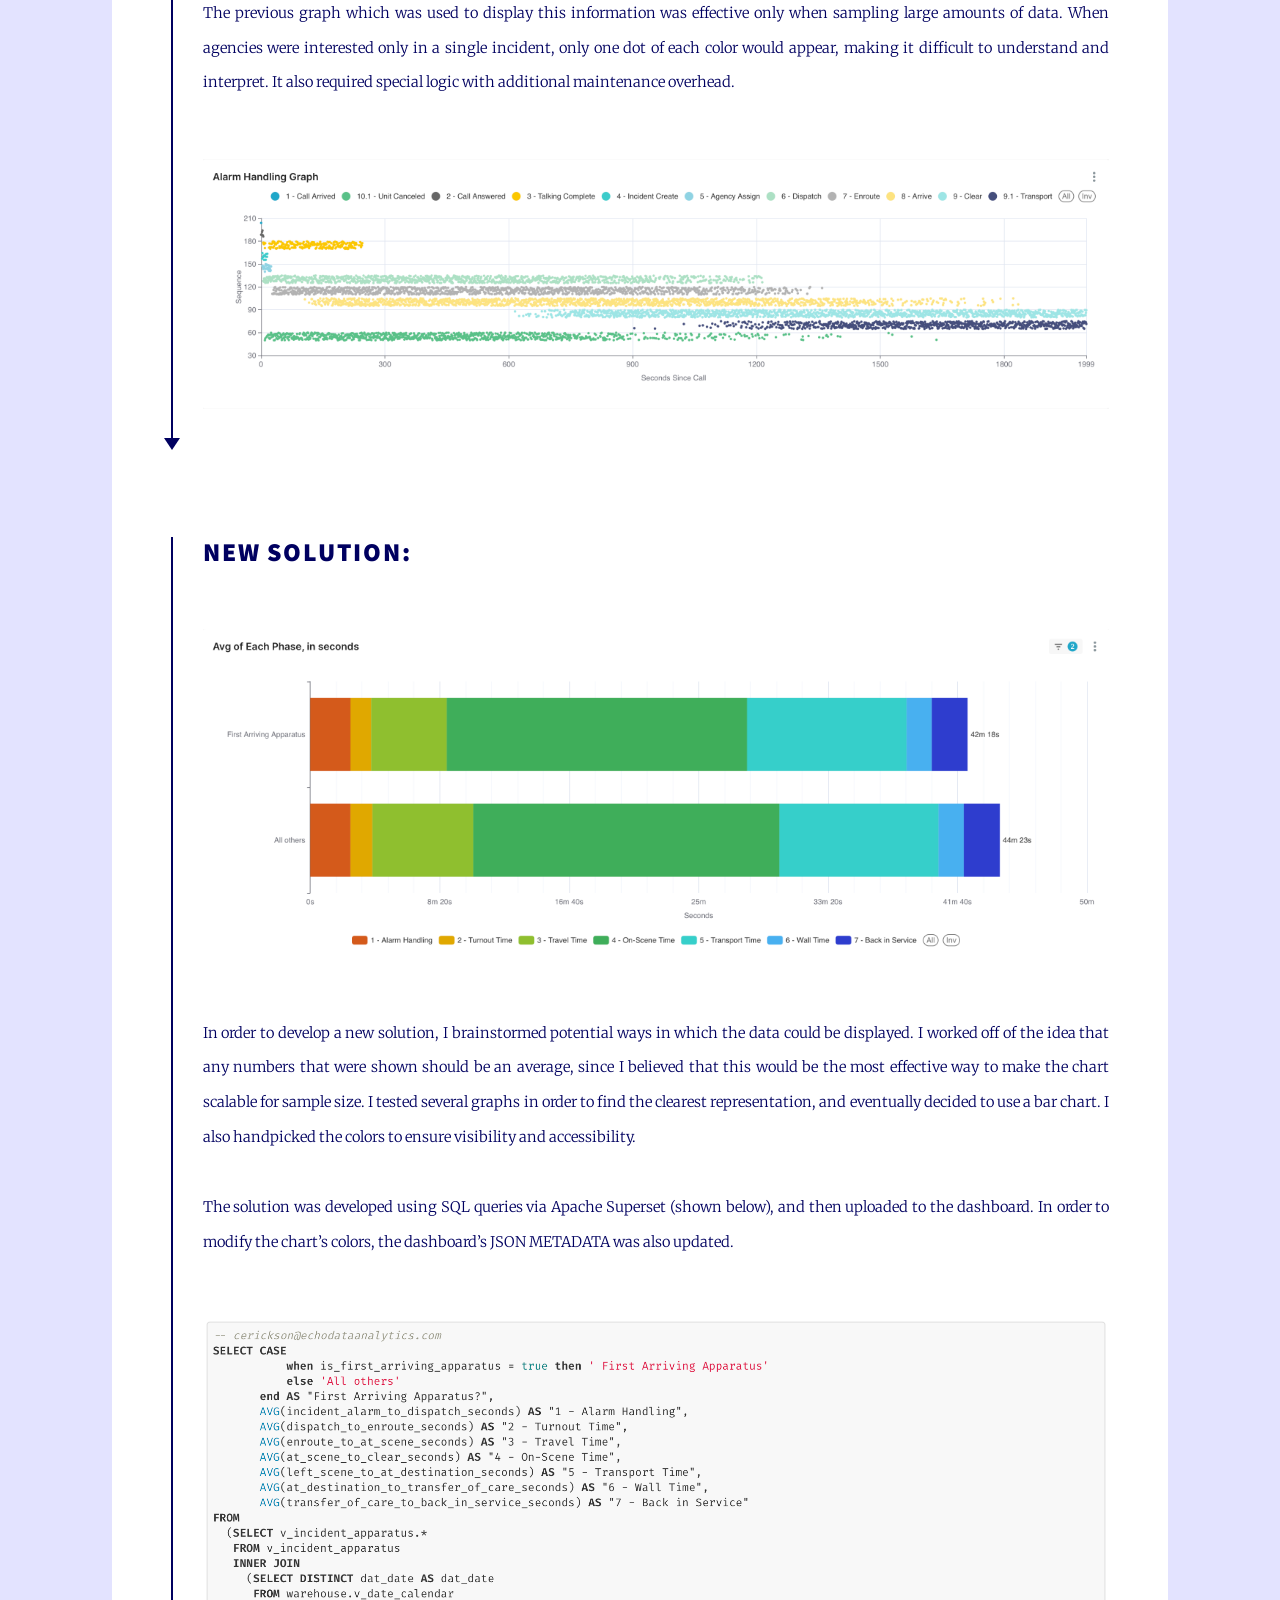
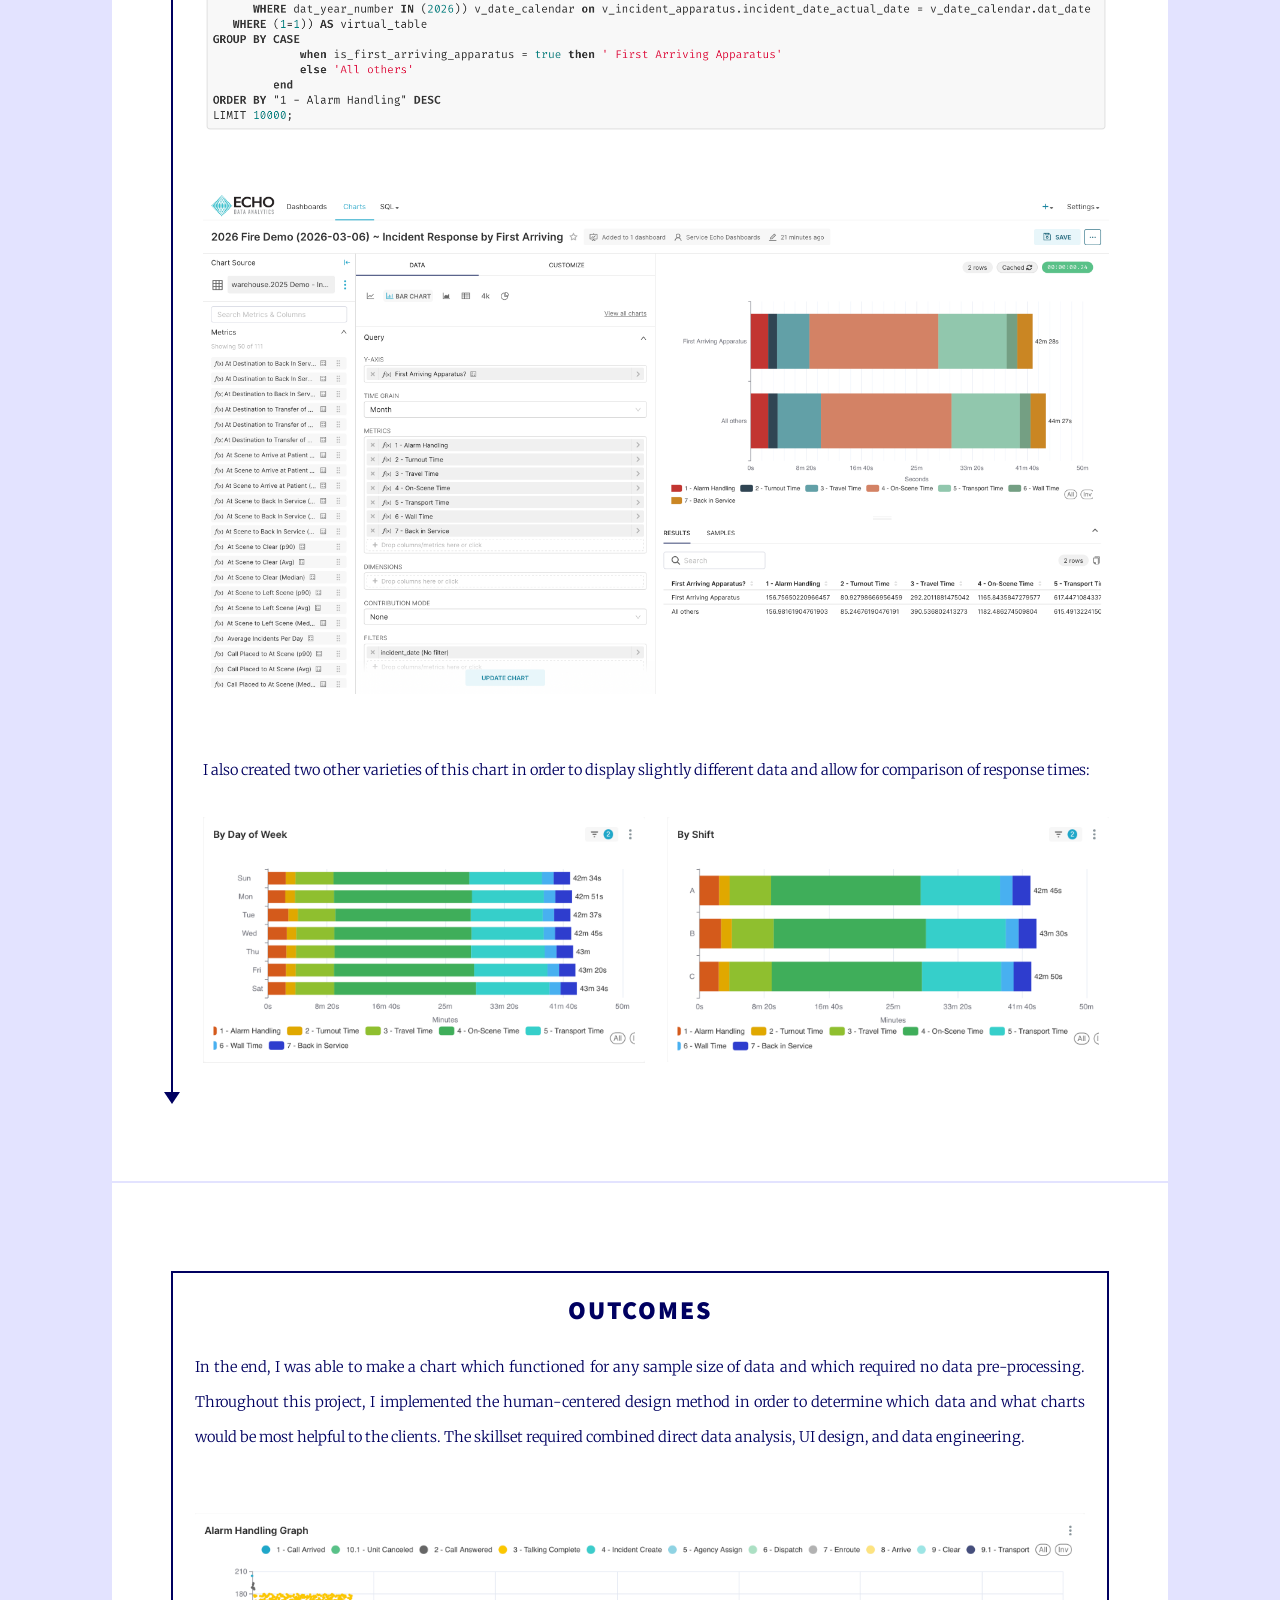
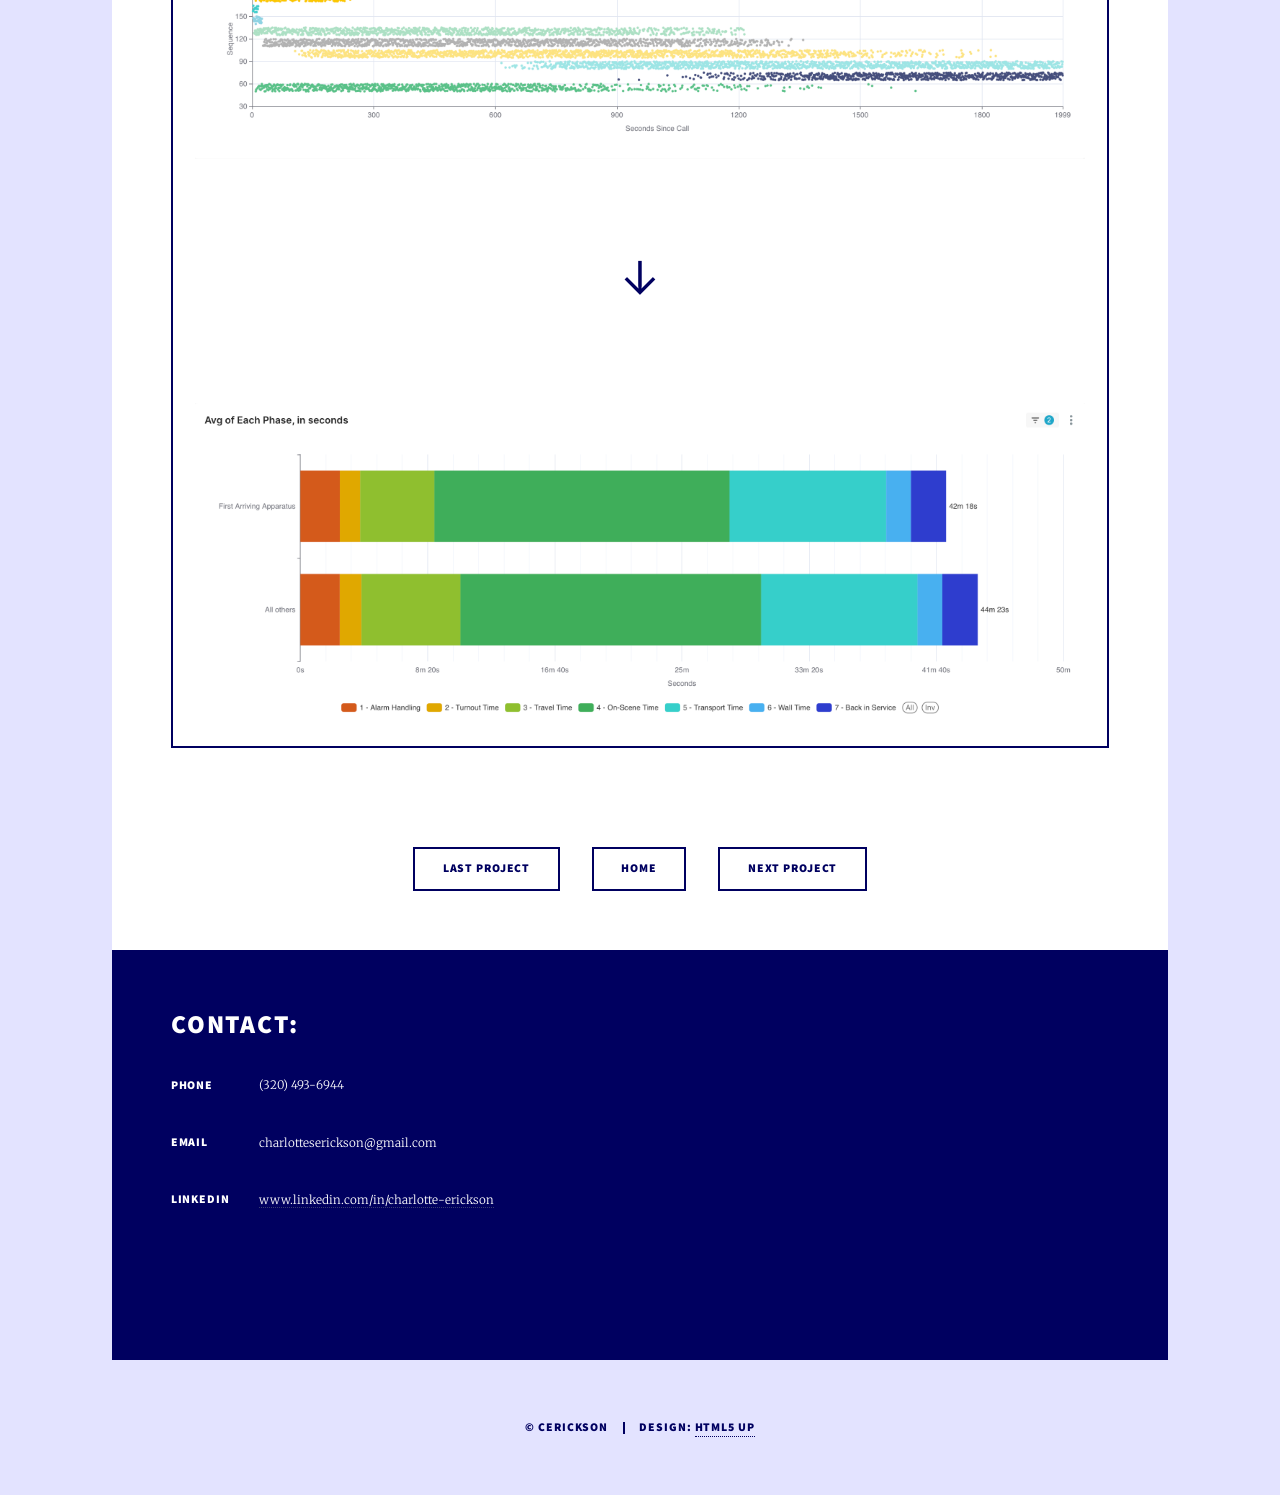
<file: IRC.html>
<!DOCTYPE HTML>
<!--
	Massively by HTML5 UP
	html5up.net | @ajlkn
	Free for personal and commercial use under the CCA 3.0 license (html5up.net/license)
-->
<html>
	<head>
		<title>IRC</title>
		<meta charset="utf-8" />
		<meta name="viewport" content="width=device-width, initial-scale=1, user-scalable=no" />
		<link rel="stylesheet" href="assets/css/main.css" />
		<noscript><link rel="stylesheet" href="assets/css/noscript.css" /></noscript>
		<style>
  		#wrapper > .bg {
  			position: absolute;
  			top: 0;
  			left: 0;
  			width: 100%;
  			height: 100%;
  			background-color: #e3e3ff;
  			background-image: url("../../images/overlay.png"), linear-gradient(0deg, rgba(0, 0, 0, 0.1), rgba(0, 0, 0, 0.1));
  			background-size: auto,								auto,														100% auto;
  			background-position: center,								center,														top center;
  			background-repeat: repeat,								no-repeat,													no-repeat;
  			background-attachment: scroll,								scroll,														scroll;
  			z-index: -1;
  		}
    </style>
	</head>
	<body class="is-preload">

		<!-- Wrapper -->
			<div id="wrapper">

				<!-- Header -->
					<header id="header">
						<a href="index.html#main" class="logo" style="color:#000060; border-color:#000060;">Projects</a>
					</header>

				<!-- Nav -->
					<nav id="nav">
						<ul class="links">
						  <li class="active"><a href="IRC.html" style="color:#000060">Incident response Chart</a></li>
							<li><a href="CluckCurtain.html">Cluck Curtain</a></li>
							<li><a href="PropNLock.html">Prop-N-Lock</a></li>
							<li><a href="PsyFi.html">PsyFi App Prototype</a></li>
						</ul>
						<ul class="icons">
							<li>
                  <a href="index.html">
                      <img src="ce.png" alt="My Icon" width="60" height="60">
                  </a>
              </li>
						</ul>
					</nav>

				<!-- Main -->
					<div id="main">
              
						<!-- Post -->
							<section class="post">
								<header class="major">
									<span class="date">December 2025</span>
									<h1>Incident Response Chart</h1>
								</header>
								<p>This project was completed while working as a Solutions Engineer for <a href="https://echodataanalytics.com">Echo Data Analytics</a>. Echo creates dashboards for emergency response data for Fire and EMS Agencies. This allows the agencies to review response times, staffing levels, and incident volume trends & spikes.<br><br><b>*Note - due to the sensitive nature of the incident data and HIPAA regulations, all data in this portfolio is simulated.</b></p>
								<div class="image main"><img src="images/IRCchart.png" alt="" /></div>
								<header class="major">
									<p style="font-weight: bold;">OBJECTIVE:</p><p>Create a way for Fire/EMS agencies to visualize the entire incident response. The solution should display relevant data whether the user is analyzing one or many incidents.</p>
								</header>
							</section>
							<section class="post">
								<div class="triangle-section">
                    <div class="triangle-line"></div>
                
                    <div class="triangle-content">
                        <h2>Previous Solution:</h2>
                        <p>The previous graph which was used to display this information was effective only when sampling large amounts of data. When agencies were interested only in a single incident, only one dot of each color would appear, making it difficult to understand and interpret. It also required special logic with additional maintenance overhead.</p>
        								<div class="image main"><img src="images/IRCold.png" alt=""></div>
                      </div></div>
      				  	<br><br>
    				  	<div class="triangle-section">
                  <div class="triangle-line"></div>
                    <div class="triangle-content">
                      <h2>New Solution:</h2>
                      <div class="image main"><img src="images/IRCchart.png" alt=""></div>
                      <p>In order to develop a new solution, I brainstormed potential ways in which the data could be displayed. I worked off of the idea that any numbers that were shown should be an average, since I believed that this would be the most effective way to make the chart scalable for sample size. I tested several graphs in order to find the clearest representation, and eventually decided to use a bar chart. I also handpicked the colors to ensure visibility and accessibility.
                      <br><br>The solution was developed using SQL queries via Apache Superset (shown below), and then uploaded to the dashboard. In order to modify the chart’s colors, the dashboard’s JSON METADATA was also updated.</p>
                      <div class="image main"><img src="images/IRCsql.png" alt=""></div>
                      <div class="image main"><img src="images/IRCsuperset.png" alt=""></div>
                      <p>I also created two other varieties of this chart in order to display slightly different data and allow for comparison of response times:</p>
                      <div class="row">
    										<div class="col-6 col-12-small">
    											<div class="image main"><img src="images/IRCchart2.png" alt=""></div>
    										</div>
    										<div class="col-6 col-12-small">
    											<div class="image main"><img src="images/IRCchart3.png" alt=""></div>
    										</div></div></div></div>
          </section>
          <section class="post">
            <div class="box">
              <div style="text-align: center;">
  						  <h2>Outcomes</h2>
    						  <p>In the end, I was able to make a chart which functioned for any sample size of data and which required no data pre-processing. Throughout this project, I implemented the human-centered design method in order to determine which data and what charts would be most helpful to the clients. The skillset required combined direct data analysis, UI design, and data engineering.<br></p>
  						  <div class="image main"><img src="images/IRCold.png" alt="">
      					</div>
  						  <p style="text-align:center; font-size:40pt;">↓</p>
  						  <div class="image main"><img src="images/IRCchart.png" alt="">
      				  </div>
						  </div>
						</div>
						
						<br>
						<br>
						
						<div style="text-align: center;">
						  <a href="PsyFi.html" class="button" style="margin-right: 2rem;">Last Project</a>
						  <a href="index.html#main" class="button" style="margin-right: 2rem;">Home</a>
						  <a href="CluckCurtain.html" class="button">Next Project</a>
						</div>
				  </section>

        

			</div>
			<footer id="footer">
						<section class="split contact">
							<section>
							<h2 style="color:#ffffff;">Contact:</h2>
							</section>
							<section>
								<h3>Phone</h3>
								<p>(320) 493-6944</p>
							</section>
							<section>
								<h3>Email</h3>
								<p>charlotteserickson@gmail.com</p>
							</section>
							<section>
								<h3>LinkedIn</h3>
								<p><a href="https://www.linkedin.com/in/charlotte-erickson/" style="color:white;">www.linkedin.com/in/charlotte-erickson</a></p>
							</section>
						</section>
					</footer>

				<!-- Copyright -->
					<div id="copyright">
						<ul><li style="color:#000060">&copy; CERICKSON</li><li style="color:#000060">Design: <a href="https://html5up.net" style="color:#000060">HTML5 UP</a></li></ul>
					</div>

			</div>

		<!-- Scripts -->
			<script src="assets/js/jquery.min.js"></script>
			<script src="assets/js/jquery.scrollex.min.js"></script>
			<script src="assets/js/jquery.scrolly.min.js"></script>
			<script src="assets/js/browser.min.js"></script>
			<script src="assets/js/breakpoints.min.js"></script>
			<script src="assets/js/util.js"></script>
			<script src="assets/js/main.js"></script>

	</body>
</html>
</file>
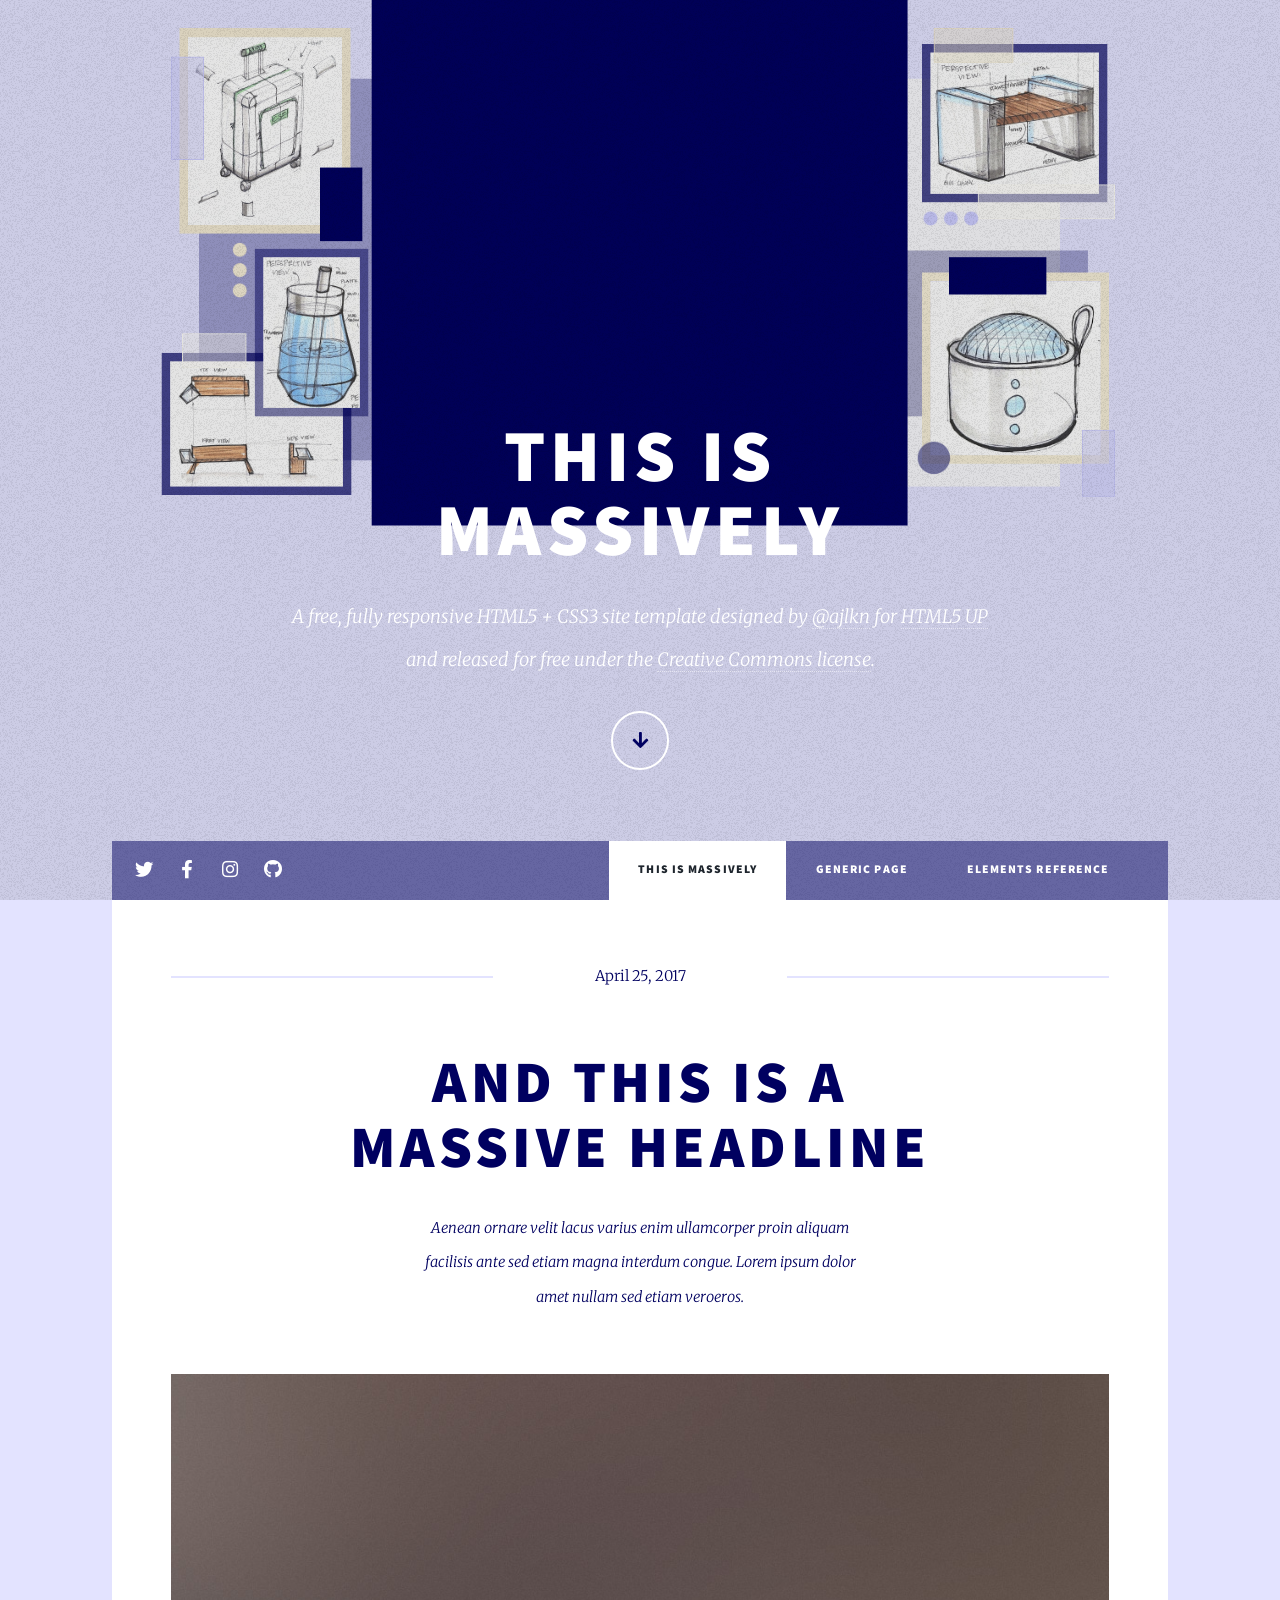
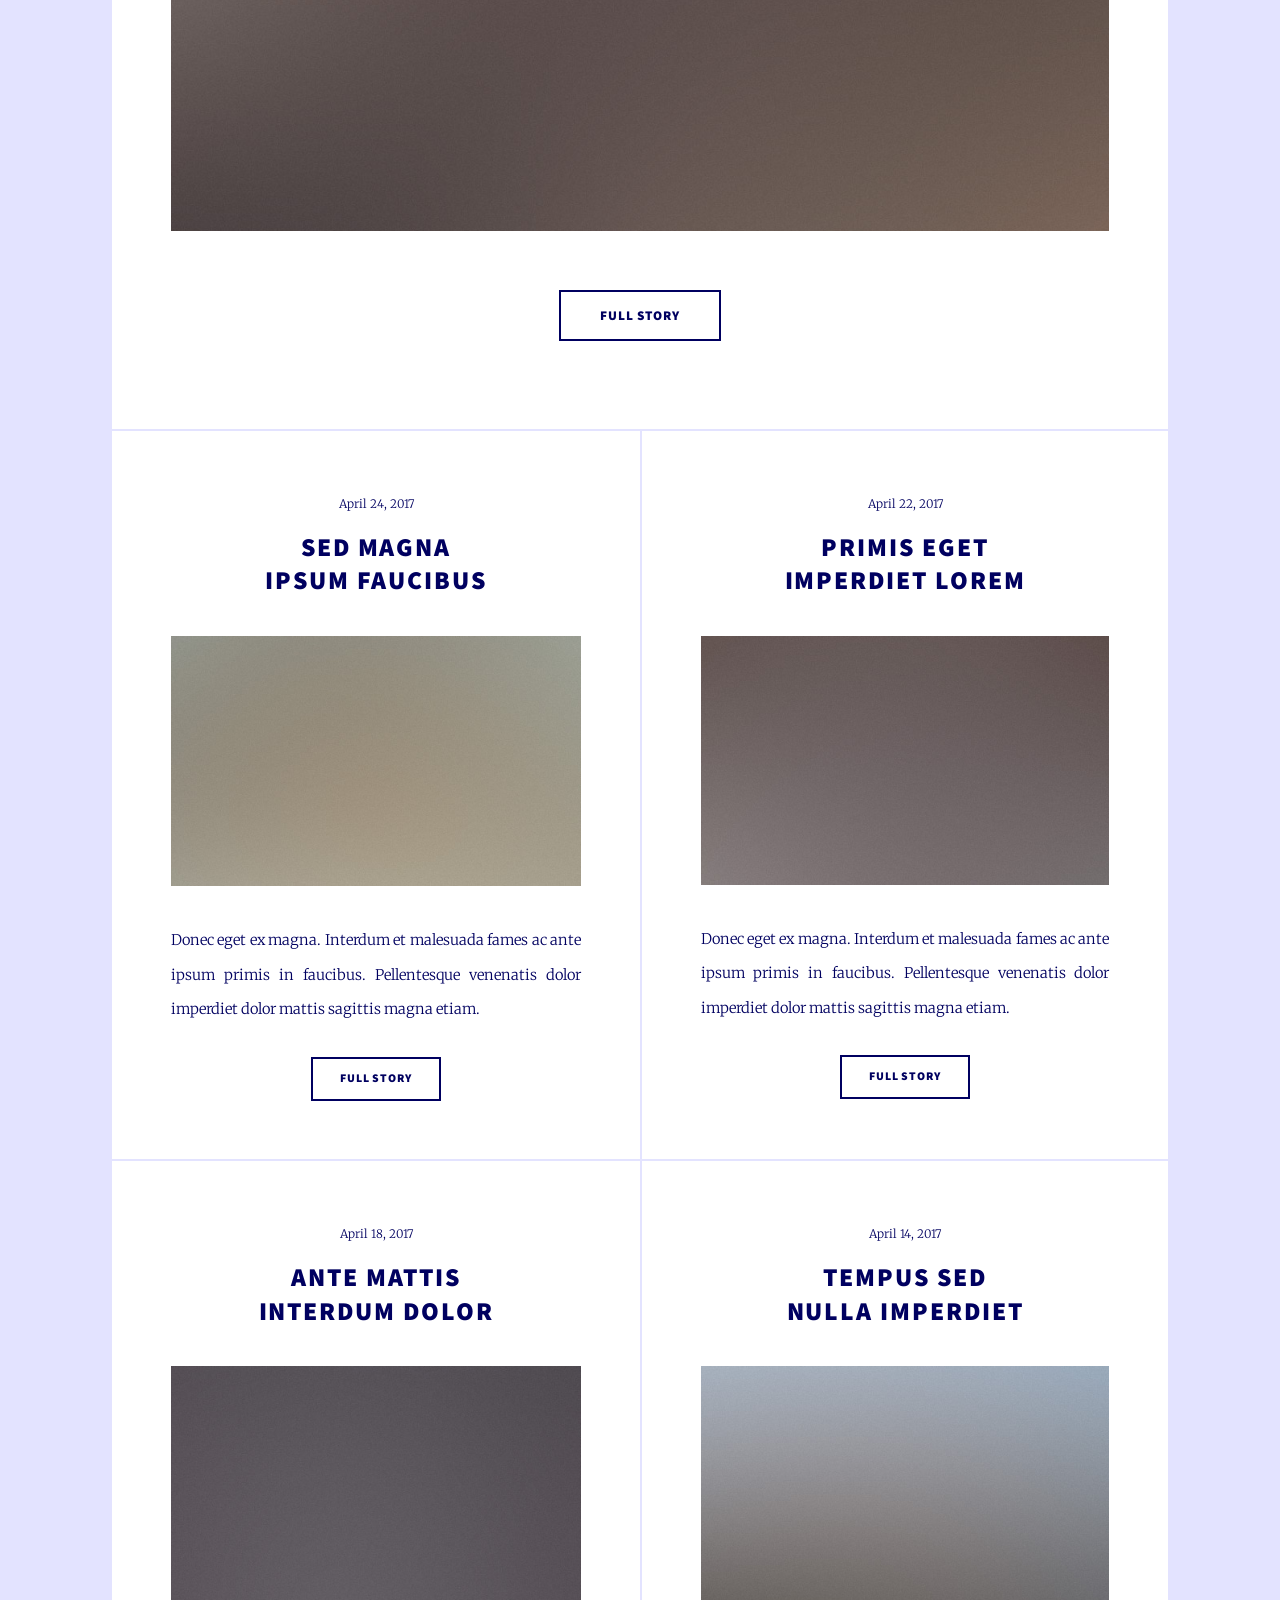
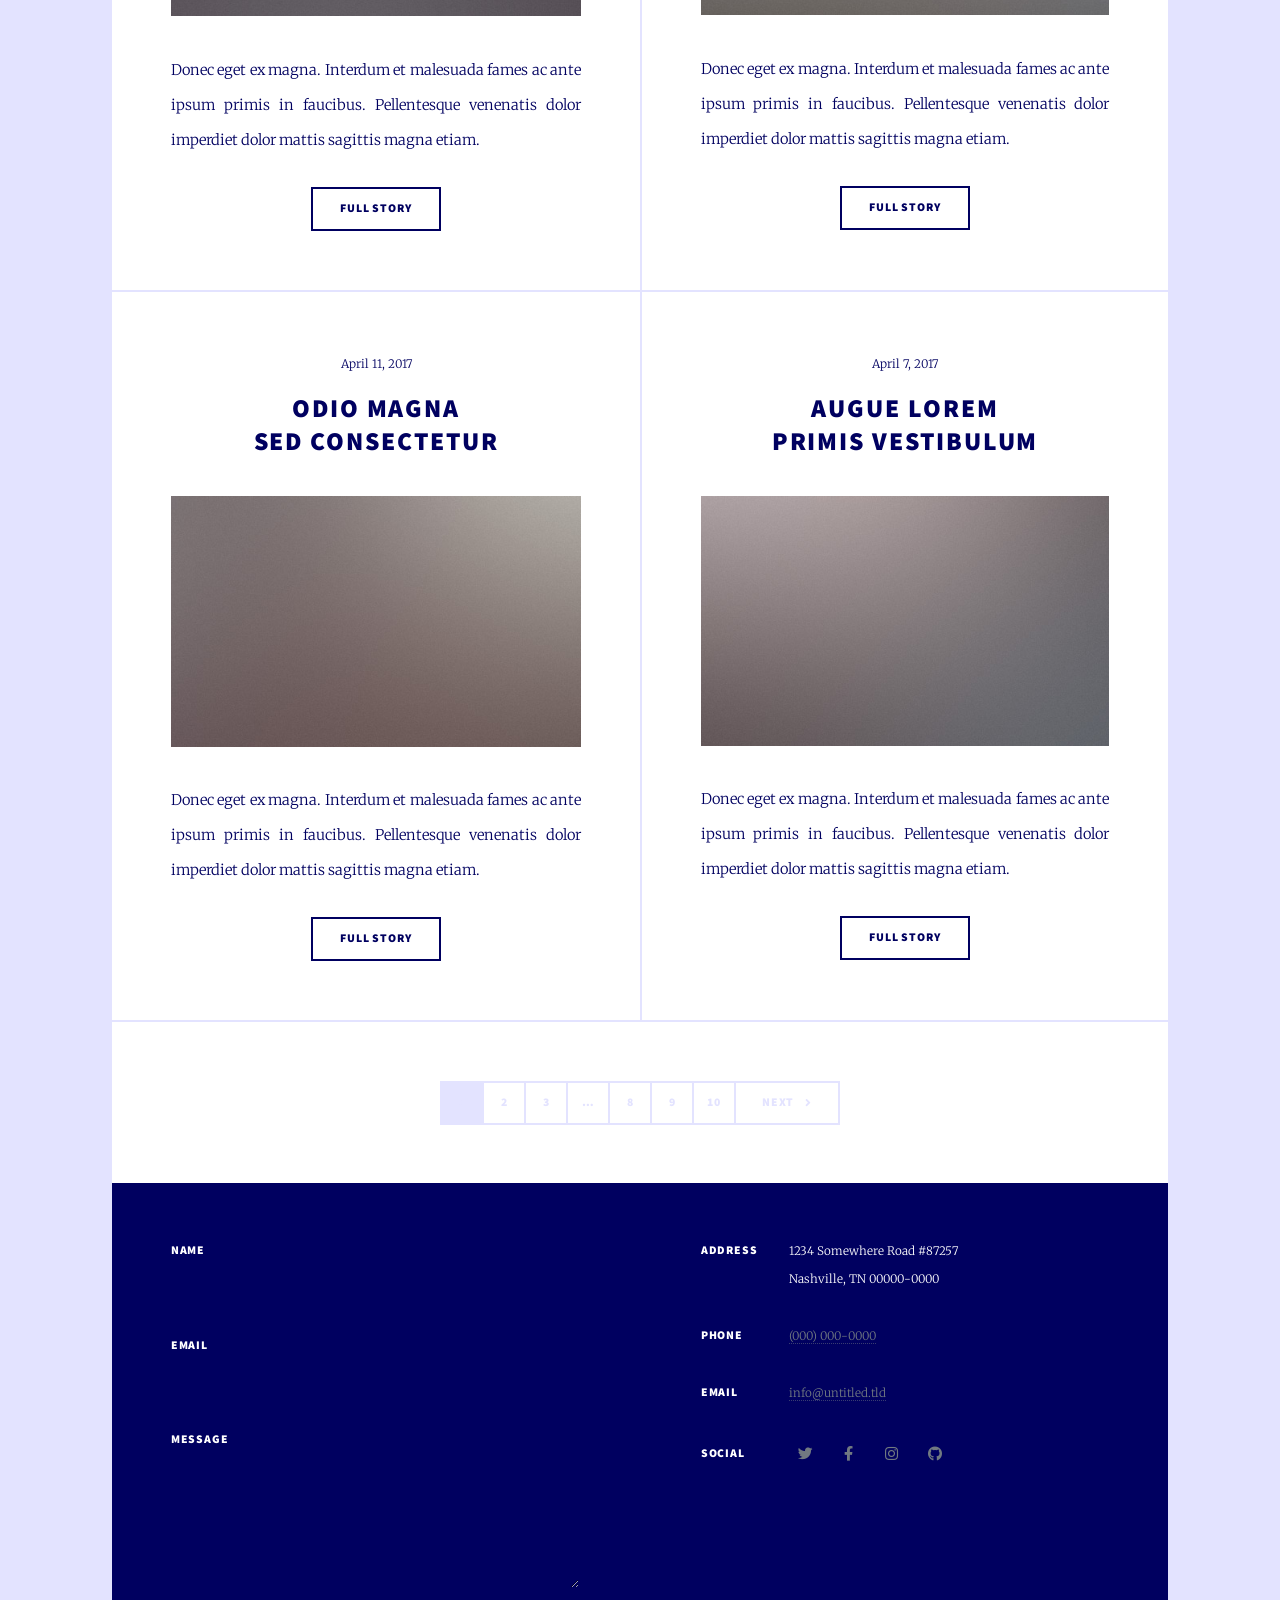
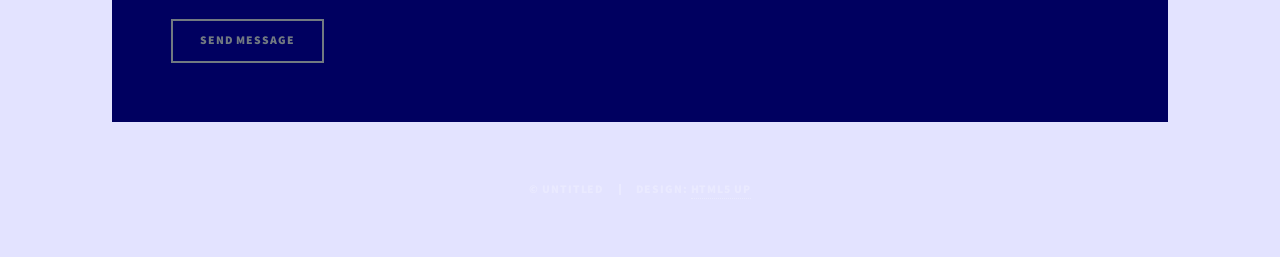
<file: old.html>
<!DOCTYPE HTML>
<!--
	Massively by HTML5 UP
	html5up.net | @ajlkn
	Free for personal and commercial use under the CCA 3.0 license (html5up.net/license)
-->
<html>
	<head>
		<title>Massively by HTML5 UP</title>
		<meta charset="utf-8" />
		<meta name="viewport" content="width=device-width, initial-scale=1, user-scalable=no" />
		<link rel="stylesheet" href="assets/css/main.css" />
		<noscript><link rel="stylesheet" href="assets/css/noscript.css" /></noscript>
	</head>
	<body class="is-preload">

		<!-- Wrapper -->
			<div id="wrapper" class="fade-in">

				<!-- Intro -->
					<div id="intro">
						<h1>This is<br />
						Massively</h1>
						<p>A free, fully responsive HTML5 + CSS3 site template designed by <a href="https://twitter.com/ajlkn">@ajlkn</a> for <a href="https://html5up.net">HTML5 UP</a><br />
						and released for free under the <a href="https://html5up.net/license">Creative Commons license</a>.</p>
						<ul class="actions">
							<li><a href="#header" class="button icon solid solo fa-arrow-down scrolly">Continue</a></li>
						</ul>
					</div>

				<!-- Header -->
					<header id="header">
						<a href="index.html" class="logo">Massively</a>
					</header>

				<!-- Nav -->
					<nav id="nav">
						<ul class="links">
							<li class="active"><a href="index.html">This is Massively</a></li>
							<li><a href="generic.html">Generic Page</a></li>
							<li><a href="elements.html">Elements Reference</a></li>
						</ul>
						<ul class="icons">
							<li><a href="#" class="icon brands fa-twitter"><span class="label">Twitter</span></a></li>
							<li><a href="#" class="icon brands fa-facebook-f"><span class="label">Facebook</span></a></li>
							<li><a href="#" class="icon brands fa-instagram"><span class="label">Instagram</span></a></li>
							<li><a href="#" class="icon brands fa-github"><span class="label">GitHub</span></a></li>
						</ul>
					</nav>

				<!-- Main -->
					<div id="main">

						<!-- Featured Post -->
							<article class="post featured">
								<header class="major">
									<span class="date">April 25, 2017</span>
									<h2><a href="#">And this is a<br />
									massive headline</a></h2>
									<p>Aenean ornare velit lacus varius enim ullamcorper proin aliquam<br />
									facilisis ante sed etiam magna interdum congue. Lorem ipsum dolor<br />
									amet nullam sed etiam veroeros.</p>
								</header>
								<a href="#" class="image main"><img src="images/pic01.jpg" alt="" /></a>
								<ul class="actions special">
									<li><a href="#" class="button large">Full Story</a></li>
								</ul>
							</article>

						<!-- Posts -->
							<section class="posts">
								<article>
									<header>
										<span class="date">April 24, 2017</span>
										<h2><a href="#">Sed magna<br />
										ipsum faucibus</a></h2>
									</header>
									<a href="#" class="image fit"><img src="images/pic02.jpg" alt="" /></a>
									<p>Donec eget ex magna. Interdum et malesuada fames ac ante ipsum primis in faucibus. Pellentesque venenatis dolor imperdiet dolor mattis sagittis magna etiam.</p>
									<ul class="actions special">
										<li><a href="#" class="button">Full Story</a></li>
									</ul>
								</article>
								<article>
									<header>
										<span class="date">April 22, 2017</span>
										<h2><a href="#">Primis eget<br />
										imperdiet lorem</a></h2>
									</header>
									<a href="#" class="image fit"><img src="images/pic03.jpg" alt="" /></a>
									<p>Donec eget ex magna. Interdum et malesuada fames ac ante ipsum primis in faucibus. Pellentesque venenatis dolor imperdiet dolor mattis sagittis magna etiam.</p>
									<ul class="actions special">
										<li><a href="#" class="button">Full Story</a></li>
									</ul>
								</article>
								<article>
									<header>
										<span class="date">April 18, 2017</span>
										<h2><a href="#">Ante mattis<br />
										interdum dolor</a></h2>
									</header>
									<a href="#" class="image fit"><img src="images/pic04.jpg" alt="" /></a>
									<p>Donec eget ex magna. Interdum et malesuada fames ac ante ipsum primis in faucibus. Pellentesque venenatis dolor imperdiet dolor mattis sagittis magna etiam.</p>
									<ul class="actions special">
										<li><a href="#" class="button">Full Story</a></li>
									</ul>
								</article>
								<article>
									<header>
										<span class="date">April 14, 2017</span>
										<h2><a href="#">Tempus sed<br />
										nulla imperdiet</a></h2>
									</header>
									<a href="#" class="image fit"><img src="images/pic05.jpg" alt="" /></a>
									<p>Donec eget ex magna. Interdum et malesuada fames ac ante ipsum primis in faucibus. Pellentesque venenatis dolor imperdiet dolor mattis sagittis magna etiam.</p>
									<ul class="actions special">
										<li><a href="#" class="button">Full Story</a></li>
									</ul>
								</article>
								<article>
									<header>
										<span class="date">April 11, 2017</span>
										<h2><a href="#">Odio magna<br />
										sed consectetur</a></h2>
									</header>
									<a href="#" class="image fit"><img src="images/pic06.jpg" alt="" /></a>
									<p>Donec eget ex magna. Interdum et malesuada fames ac ante ipsum primis in faucibus. Pellentesque venenatis dolor imperdiet dolor mattis sagittis magna etiam.</p>
									<ul class="actions special">
										<li><a href="#" class="button">Full Story</a></li>
									</ul>
								</article>
								<article>
									<header>
										<span class="date">April 7, 2017</span>
										<h2><a href="#">Augue lorem<br />
										primis vestibulum</a></h2>
									</header>
									<a href="#" class="image fit"><img src="images/pic07.jpg" alt="" /></a>
									<p>Donec eget ex magna. Interdum et malesuada fames ac ante ipsum primis in faucibus. Pellentesque venenatis dolor imperdiet dolor mattis sagittis magna etiam.</p>
									<ul class="actions special">
										<li><a href="#" class="button">Full Story</a></li>
									</ul>
								</article>
							</section>

						<!-- Footer -->
							<footer>
								<div class="pagination">
									<!--<a href="#" class="previous">Prev</a>-->
									<a href="#" class="page active">1</a>
									<a href="#" class="page">2</a>
									<a href="#" class="page">3</a>
									<span class="extra">&hellip;</span>
									<a href="#" class="page">8</a>
									<a href="#" class="page">9</a>
									<a href="#" class="page">10</a>
									<a href="#" class="next">Next</a>
								</div>
							</footer>

					</div>

				<!-- Footer -->
					<footer id="footer">
						<section>
							<form method="post" action="#">
								<div class="fields">
									<div class="field">
										<label for="name">Name</label>
										<input type="text" name="name" id="name" />
									</div>
									<div class="field">
										<label for="email">Email</label>
										<input type="text" name="email" id="email" />
									</div>
									<div class="field">
										<label for="message">Message</label>
										<textarea name="message" id="message" rows="3"></textarea>
									</div>
								</div>
								<ul class="actions">
									<li><input type="submit" value="Send Message" /></li>
								</ul>
							</form>
						</section>
						<section class="split contact">
							<section class="alt">
								<h3>Address</h3>
								<p>1234 Somewhere Road #87257<br />
								Nashville, TN 00000-0000</p>
							</section>
							<section>
								<h3>Phone</h3>
								<p><a href="#">(000) 000-0000</a></p>
							</section>
							<section>
								<h3>Email</h3>
								<p><a href="#">info@untitled.tld</a></p>
							</section>
							<section>
								<h3>Social</h3>
								<ul class="icons alt">
									<li><a href="#" class="icon brands alt fa-twitter"><span class="label">Twitter</span></a></li>
									<li><a href="#" class="icon brands alt fa-facebook-f"><span class="label">Facebook</span></a></li>
									<li><a href="#" class="icon brands alt fa-instagram"><span class="label">Instagram</span></a></li>
									<li><a href="#" class="icon brands alt fa-github"><span class="label">GitHub</span></a></li>
								</ul>
							</section>
						</section>
					</footer>

				<!-- Copyright -->
					<div id="copyright">
						<ul><li>&copy; Untitled</li><li>Design: <a href="https://html5up.net">HTML5 UP</a></li></ul>
					</div>

			</div>

		<!-- Scripts -->
			<script src="assets/js/jquery.min.js"></script>
			<script src="assets/js/jquery.scrollex.min.js"></script>
			<script src="assets/js/jquery.scrolly.min.js"></script>
			<script src="assets/js/browser.min.js"></script>
			<script src="assets/js/breakpoints.min.js"></script>
			<script src="assets/js/util.js"></script>
			<script src="assets/js/main.js"></script>

	</body>
</html>
</file>
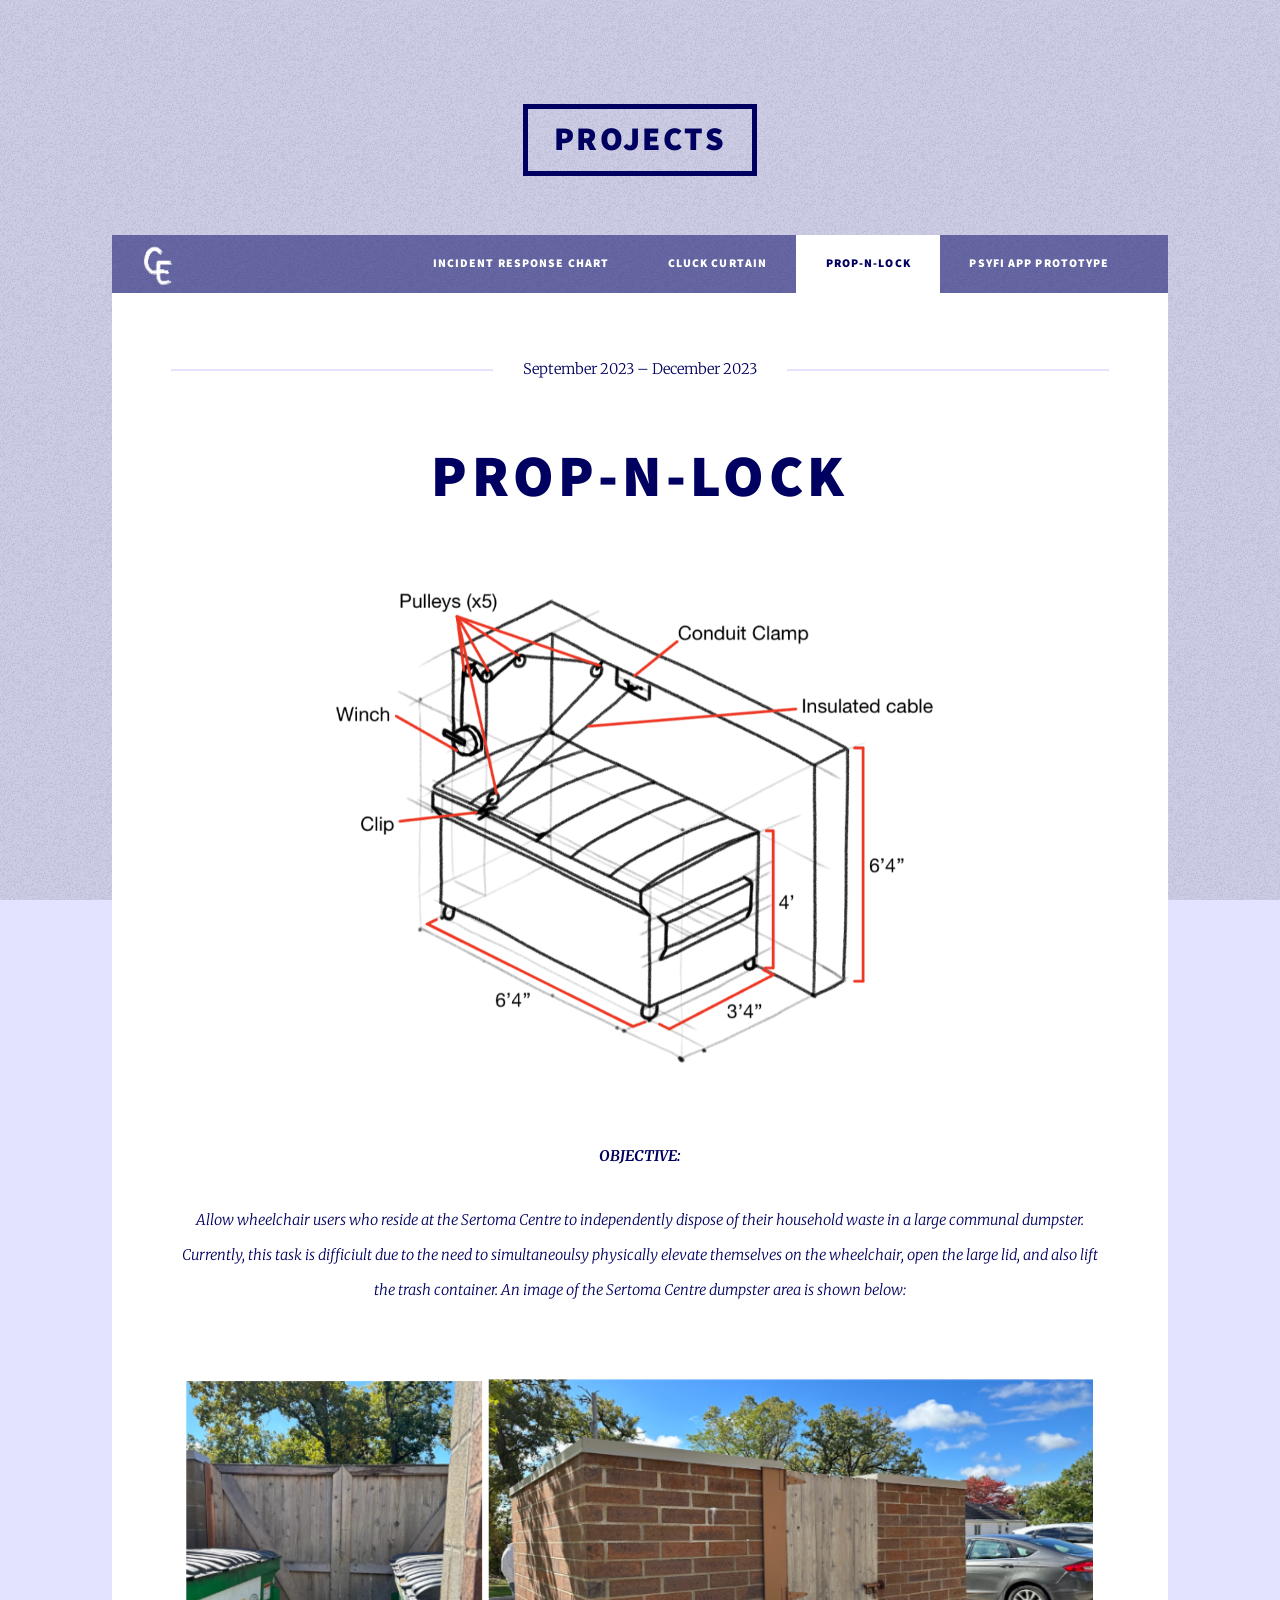
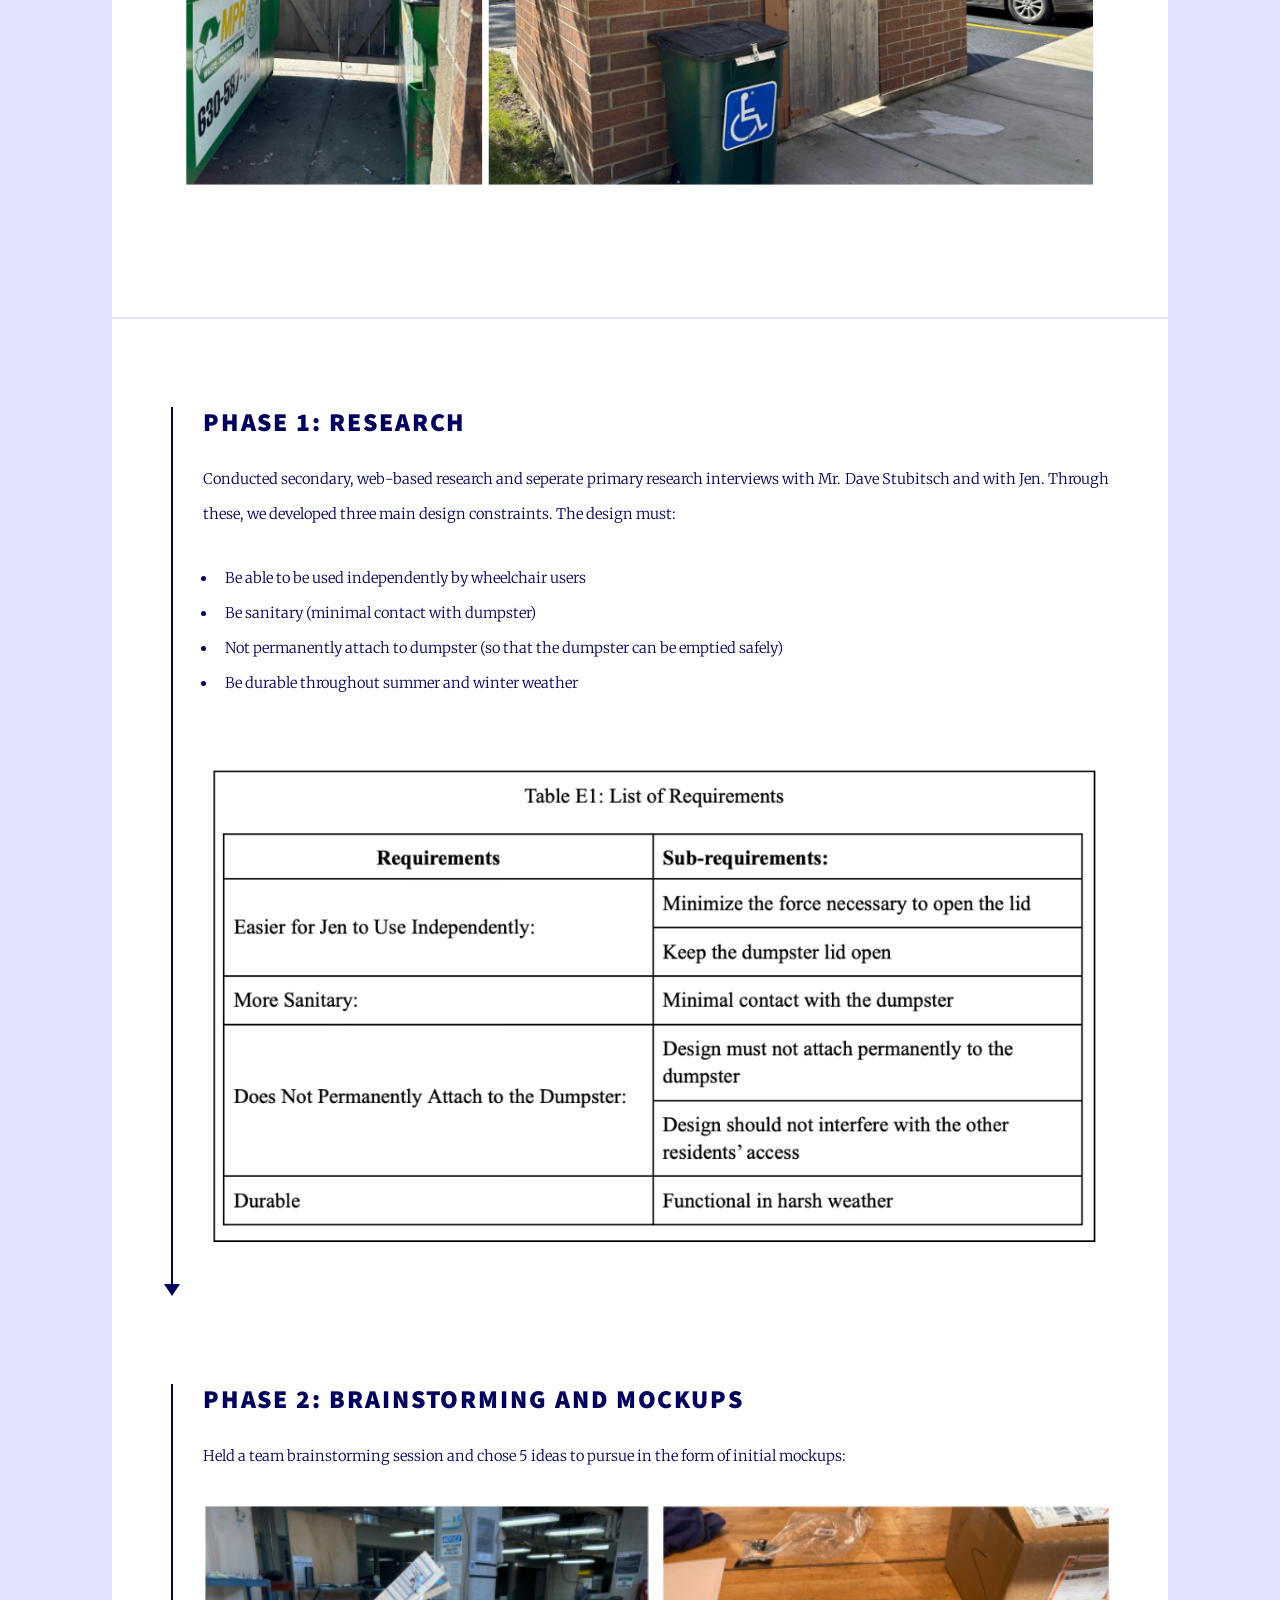
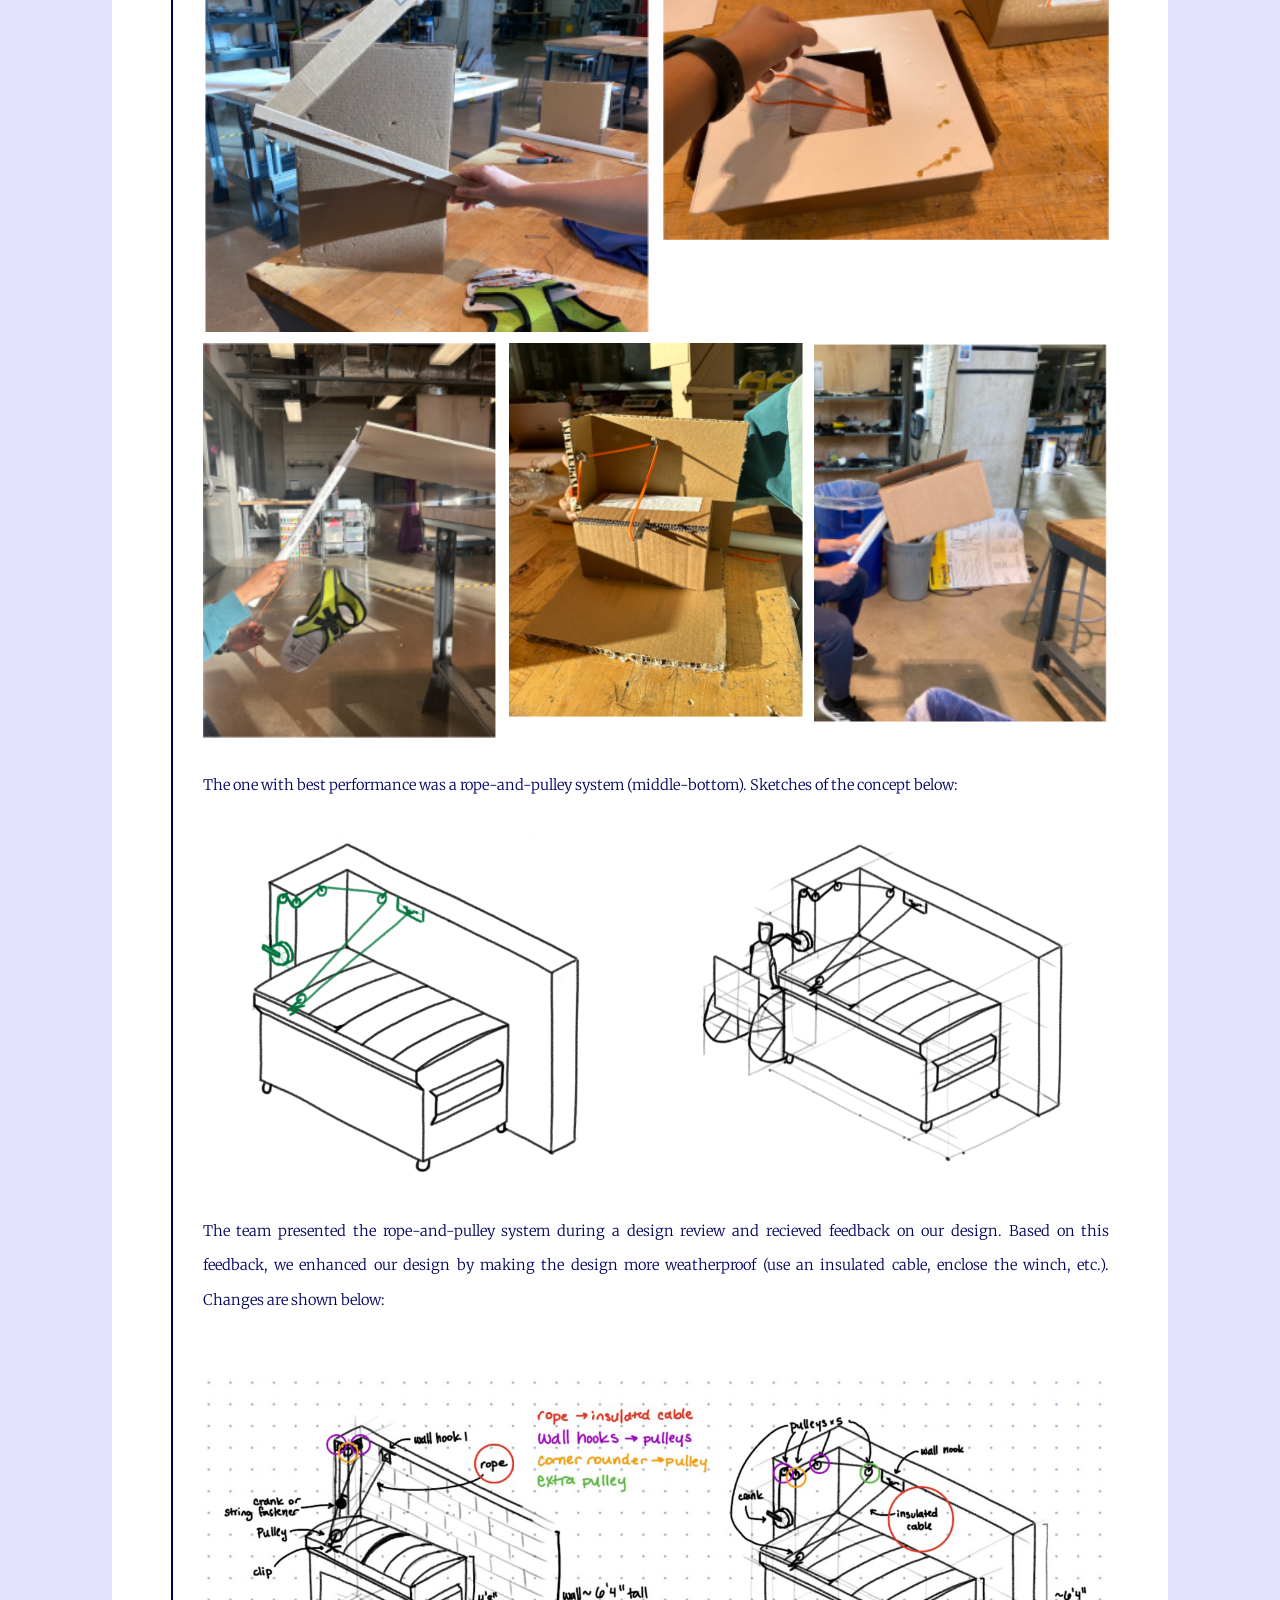
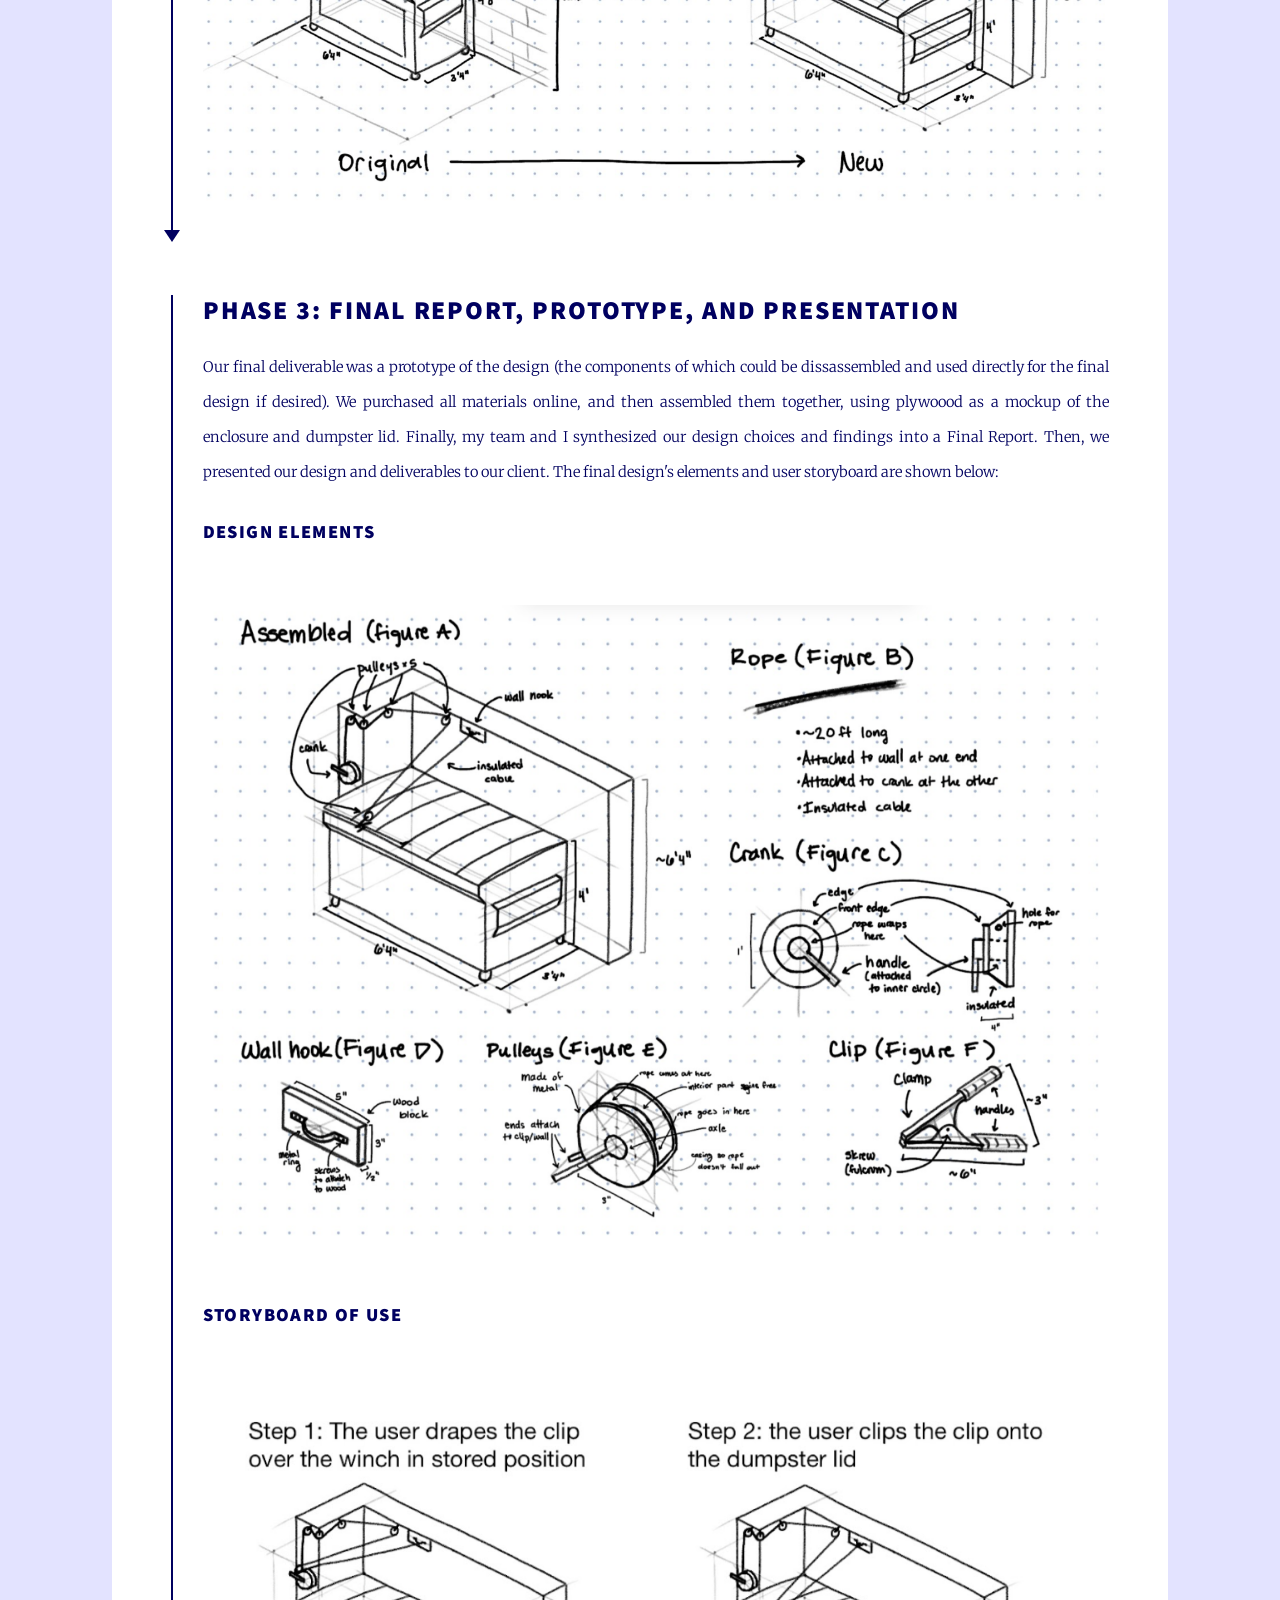
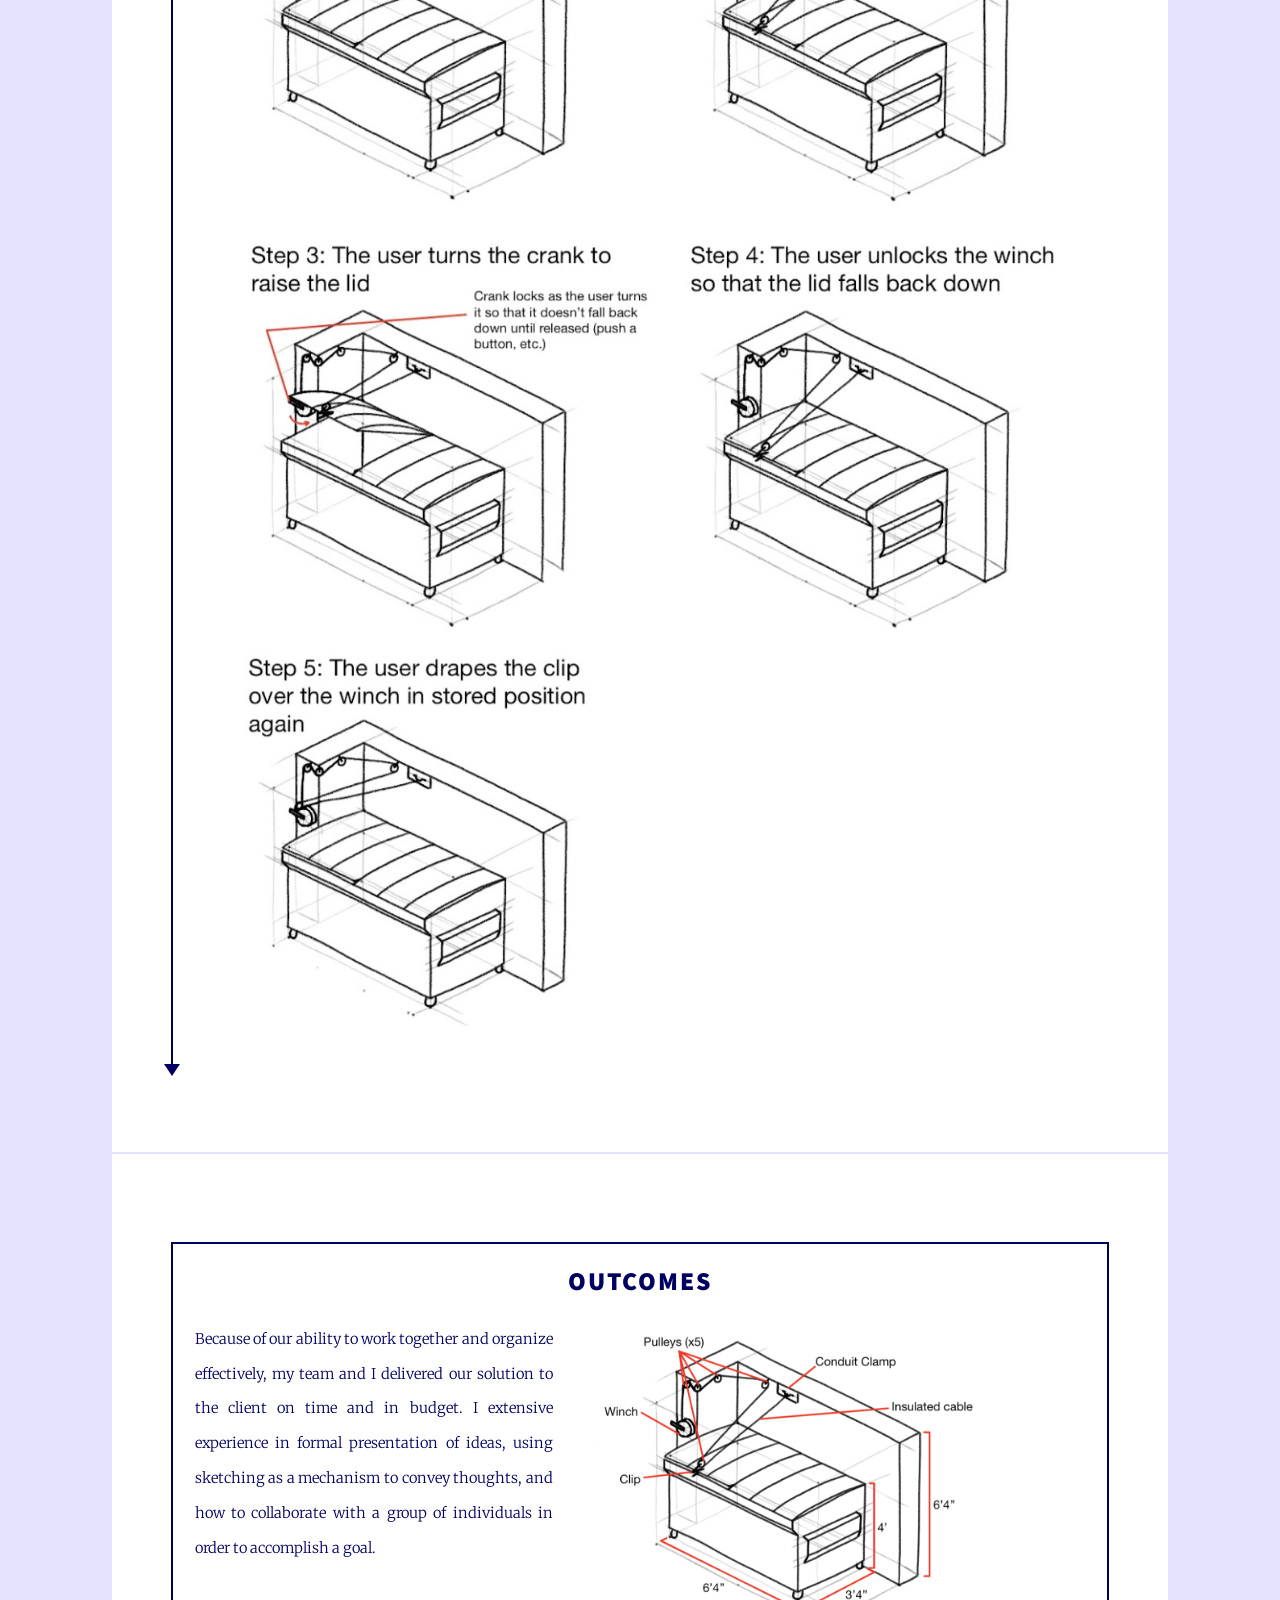
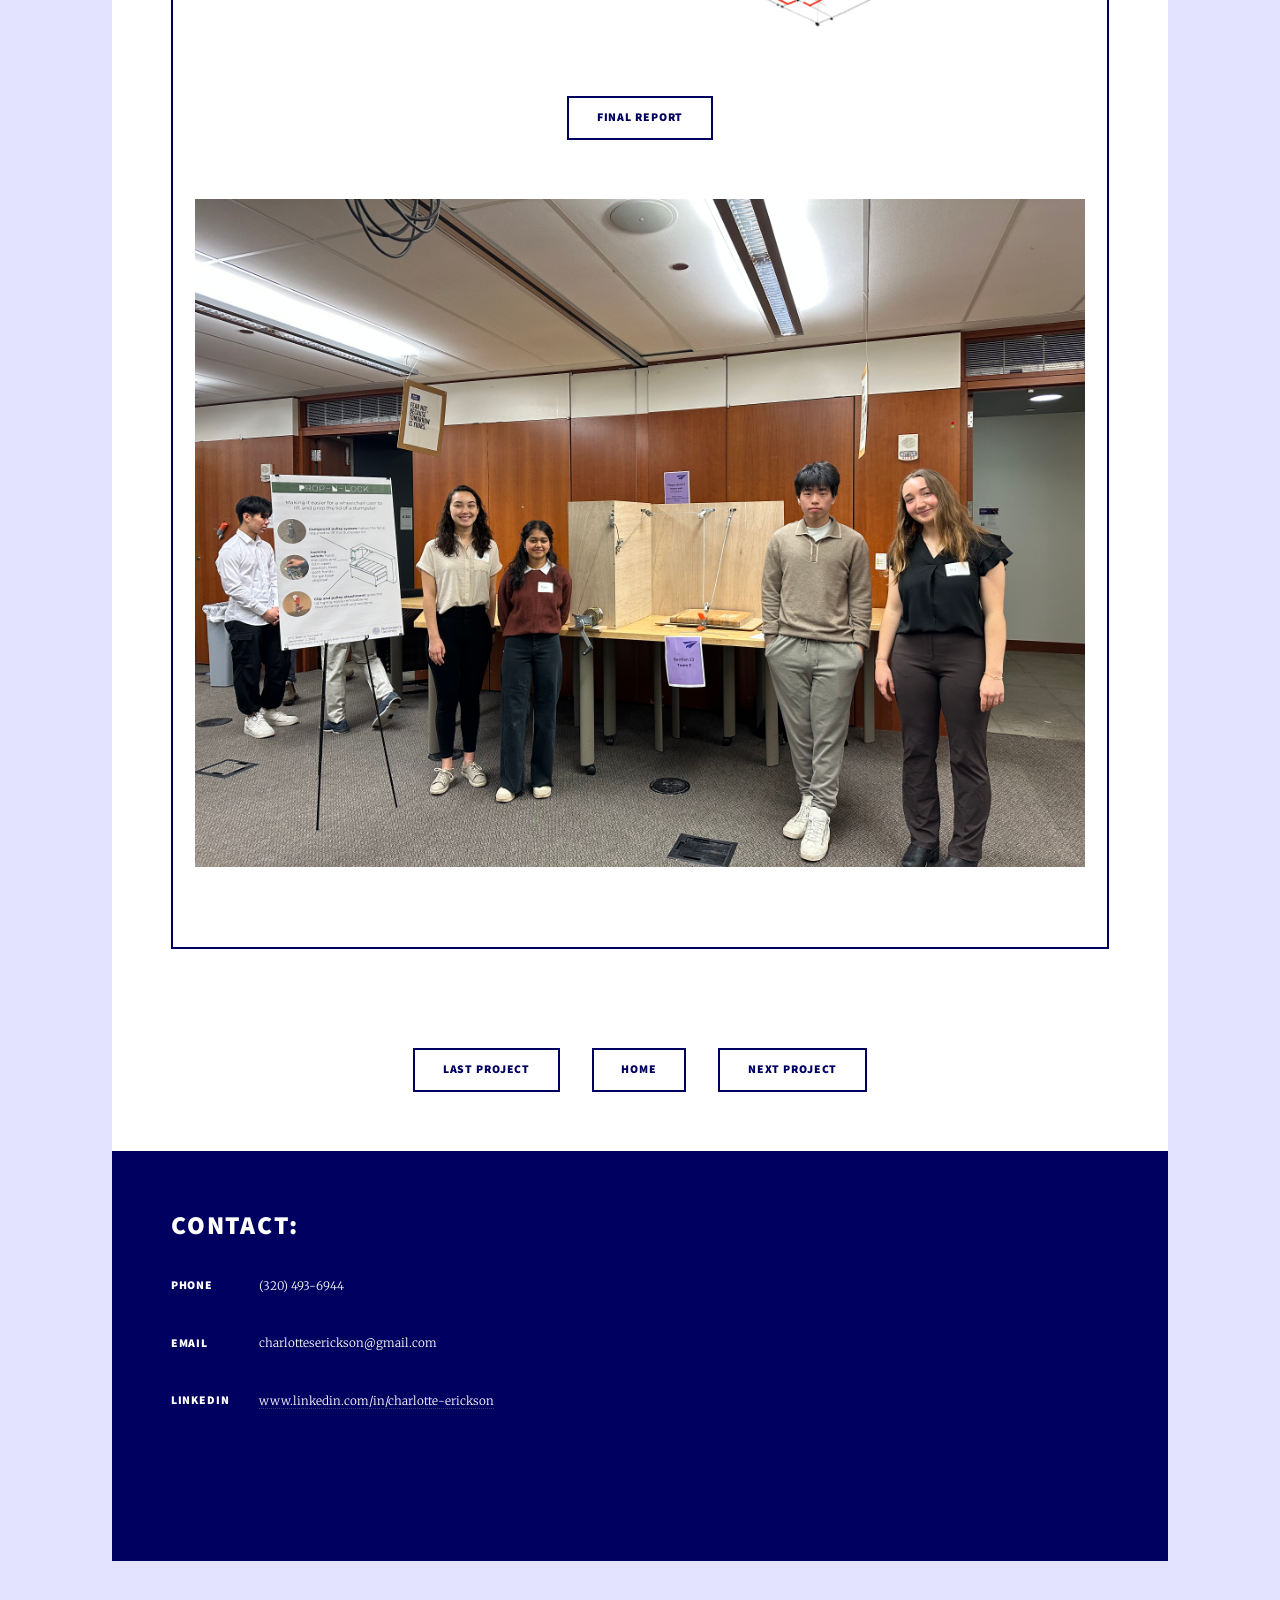
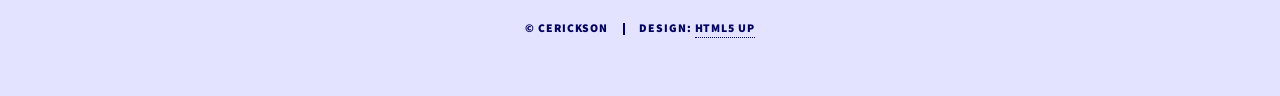
<file: PropNLock.html>
<!DOCTYPE HTML>
<!--
	Massively by HTML5 UP
	html5up.net | @ajlkn
	Free for personal and commercial use under the CCA 3.0 license (html5up.net/license)
-->
<html>
	<head>
		<title>PropNLock</title>
		<meta charset="utf-8" />
		<meta name="viewport" content="width=device-width, initial-scale=1, user-scalable=no" />
		<link rel="stylesheet" href="assets/css/main.css" />
		<noscript><link rel="stylesheet" href="assets/css/noscript.css" /></noscript>
		<style>
  		#wrapper > .bg {
  			position: absolute;
  			top: 0;
  			left: 0;
  			width: 100%;
  			height: 100%;
  			background-color: #e3e3ff;
  			background-image: url("../../images/overlay.png"), linear-gradient(0deg, rgba(0, 0, 0, 0.1), rgba(0, 0, 0, 0.1));
  			background-size: auto,								auto,														100% auto;
  			background-position: center,								center,														top center;
  			background-repeat: repeat,								no-repeat,													no-repeat;
  			background-attachment: scroll,								scroll,														scroll;
  			z-index: -1;
  		}
    </style>
	</head>
	<body class="is-preload">

		<!-- Wrapper -->
			<div id="wrapper">

				<!-- Header -->
					<header id="header">
						<a href="index.html#main" class="logo" style="color:#000060; border-color:#000060;">Projects</a>
					</header>

				<!-- Nav -->
					<nav id="nav">
						<ul class="links">
						  <li><a href="IRC.html">Incident response Chart</a></li>
							<li><a href="CluckCurtain.html">Cluck Curtain</a></li>
							<li class="active"><a href="PropNLock.html" style="color:#000060">Prop-N-Lock</a></li>
							<li><a href="PsyFi.html">PsyFi App Prototype</a></li>
						</ul>
						<ul class="icons">
							<li>
                  <a href="index.html">
                      <img src="ce.png" alt="My Icon" width="60" height="60">
                  </a>
              </li>
						</ul>
					</nav>

				<!-- Main -->
					<div id="main">
              
						<!-- Post -->
							<section class="post">
								<header class="major">
									<span class="date">September 2023 – December 2023</span>
									<h1>Prop-N-Lock</h1>
								</header>
								<div class="image main"><img src="images/PNLdimensions.png" alt="" style="display: block; margin: 0 auto; width: 75%;"></div>
								<header class="major">
									<p style="font-weight: bold;">OBJECTIVE:</p><p>Allow wheelchair users who reside at the Sertoma Centre to  independently dispose of their household waste in a large communal dumpster. Currently, this task is difficiult due to the need to simultaneoulsy physically elevate themselves on the wheelchair, open the large lid, and also lift the trash container. An image of the Sertoma Centre dumpster area is shown below:</p>
								</header>
								<div class="image main"><img src="images/PNLarea.png" alt="" /></div>
							</section>
							<section class="post">
								<div class="triangle-section">
                    <div class="triangle-line"></div>
                
                    <div class="triangle-content">
                        <h2>Phase 1: Research</h2>
                        <p>Conducted secondary, web-based research and seperate primary research interviews with Mr. Dave Stubitsch and with Jen. Through these, we developed three main design constraints. The design must:</p>
        									<ul>
      												<li>Be able to be used independently by wheelchair users</li>
      												<li>Be sanitary (minimal contact with dumpster)</li>
      												<li>Not permanently attach to dumpster (so that the dumpster can be emptied safely)</li>
      												<li>Be durable throughout summer and winter weather</li>
      											</ul>
      									 <div class="image main"><img src="images/PNLtable.png" alt="" /></div>
                    </div>
                </div>
      				  	<br><br>
    				  	<div class="triangle-section">
                  <div class="triangle-line"></div>
                    <div class="triangle-content">
                      <h2>Phase 2: Brainstorming and Mockups</h2>
                      
                      <p>Held a team brainstorming session and chose 5 ideas to pursue in the form of initial mockups:</p>
                      
                      <div class="box alt">
    										<div class="row gtr-50 gtr-uniform">
    											<div class="col-6"><span class="image fit"><img src="images/PNLmockup1.png" alt="" /></span></div>
    											<div class="col-6"><span class="image fit"><img src="images/PNLmockup2.png" alt="" /></span></div>
    											<div class="col-4"><span class="image fit"><img src="images/PNLmockup3.png" alt="" /></span></div>
    											<div class="col-4"><span class="image fit"><img src="images/PNLmockup4.png" alt="" /></span></div>
    											<div class="col-4"><span class="image fit"><img src="images/PNLmockup5.png" alt="" /></span></div>
    										</div>
    									</div>
    									
                      <p>The one with best performance was a rope-and-pulley system (middle-bottom). Sketches of the concept below:</p>
                      
                      <div class="box alt">
    										<div class="row gtr-50 gtr-uniform">
    											<div class="col-6"><span class="image fit"><img src="images/PNLdesign.png" alt="" /></span></div>
    											<div class="col-6"><span class="image fit"><img src="images/PNLwheelchair.png" alt="" /></span></div>
    										</div>
    									</div>
    									
    									<p>The team presented the rope-and-pulley system during a design review and recieved feedback on our design. Based on this feedback, we enhanced our design by making the design more weatherproof (use an insulated cable, enclose the winch, etc.). Changes are shown below:</p>
    									
    									<div class="image main"><img src="images/PNLdesignmod.png" alt="" /></div>
    									</div>
                    </div>
                <br>
                <div class="triangle-section">
                  <div class="triangle-line"></div>
                    <div class="triangle-content">
                      <h2>PHASE 3: FINAL REPORT, PROTOTYPE, AND PRESENTATION</h2>
                      <p>Our final deliverable was a prototype of the design (the components of which could be dissassembled and used directly for the final design if desired). We purchased all materials online, and then assembled them together, using plywoood as a mockup of the enclosure and dumpster lid. Finally, my team and I synthesized our design choices and findings into a Final Report. Then, we presented our design and deliverables to our client. The final design's elements and user storyboard are shown below:</p>
                      <h3>Design Elements</h3>
                      <div class="image main"><img src="images/PNLelements.png" alt="" /></div>
                      <h3>Storyboard of Use</h3>
                      <div class="image main"><img src="images/PNLstoryboard.png" alt="" /></div>
                </div>
                </div>
          </section>
          <section class="post">
            <div class="box">
            <div style="text-align: center;">
						  <h2>Outcomes</h2>
						  </div>
						  <div class="row">
  							<div class="col-5 col-12-small">
  								<p>Because of our ability to work together and organize effectively, my team and I delivered our solution to the client on time and in budget. I extensive experience in formal presentation of ideas, using sketching as a mechanism to convey thoughts, and how to collaborate with a group of individuals in order to accomplish a goal.<br></p>
  						  </div>
    						<div class="col-6 col-12-small">
  								<div class="image main"><img src="images/PNLdimensions.png" alt=""></div>
  							</div>
							</div>
							<div style="text-align: center;">
                      <a href="https://drive.google.com/file/d/1DCOXkDrez5EAYdGSBknbFpJNgausfzyl/view?usp=sharing" class="button">Final Report</a>
                  </div>
              <div class="image main"><img src="images/PNLprototype.jpeg" alt=""></div>
						</div>
						<br>
						<br>
						
						<div style="text-align: center;">
						  <a href="CluckCurtain.html" class="button" style="margin-right: 2rem;">Last Project</a>
						  <a href="index.html#main" class="button" style="margin-right: 2rem;">Home</a>
						  <a href="PsyFi.html" class="button">Next Project</a>
						</div>
				  </section>

        

			</div>
			<footer id="footer">
						<section class="split contact">
							<section>
							<h2 style="color:#ffffff;">Contact:</h2>
							</section>
							<section>
								<h3>Phone</h3>
								<p>(320) 493-6944</p>
							</section>
							<section>
								<h3>Email</h3>
								<p>charlotteserickson@gmail.com</p>
							</section>
							<section>
								<h3>LinkedIn</h3>
								<p><a href="https://www.linkedin.com/in/charlotte-erickson/" style="color:white;">www.linkedin.com/in/charlotte-erickson</a></p>
							</section>
						</section>
					</footer>

				<!-- Copyright -->
					<div id="copyright">
						<ul><li style="color:#000060">&copy; CERICKSON</li><li style="color:#000060">Design: <a href="https://html5up.net" style="color:#000060">HTML5 UP</a></li></ul>
					</div>

			</div>

		<!-- Scripts -->
			<script src="assets/js/jquery.min.js"></script>
			<script src="assets/js/jquery.scrollex.min.js"></script>
			<script src="assets/js/jquery.scrolly.min.js"></script>
			<script src="assets/js/browser.min.js"></script>
			<script src="assets/js/breakpoints.min.js"></script>
			<script src="assets/js/util.js"></script>
			<script src="assets/js/main.js"></script>

	</body>
</html>
</file>
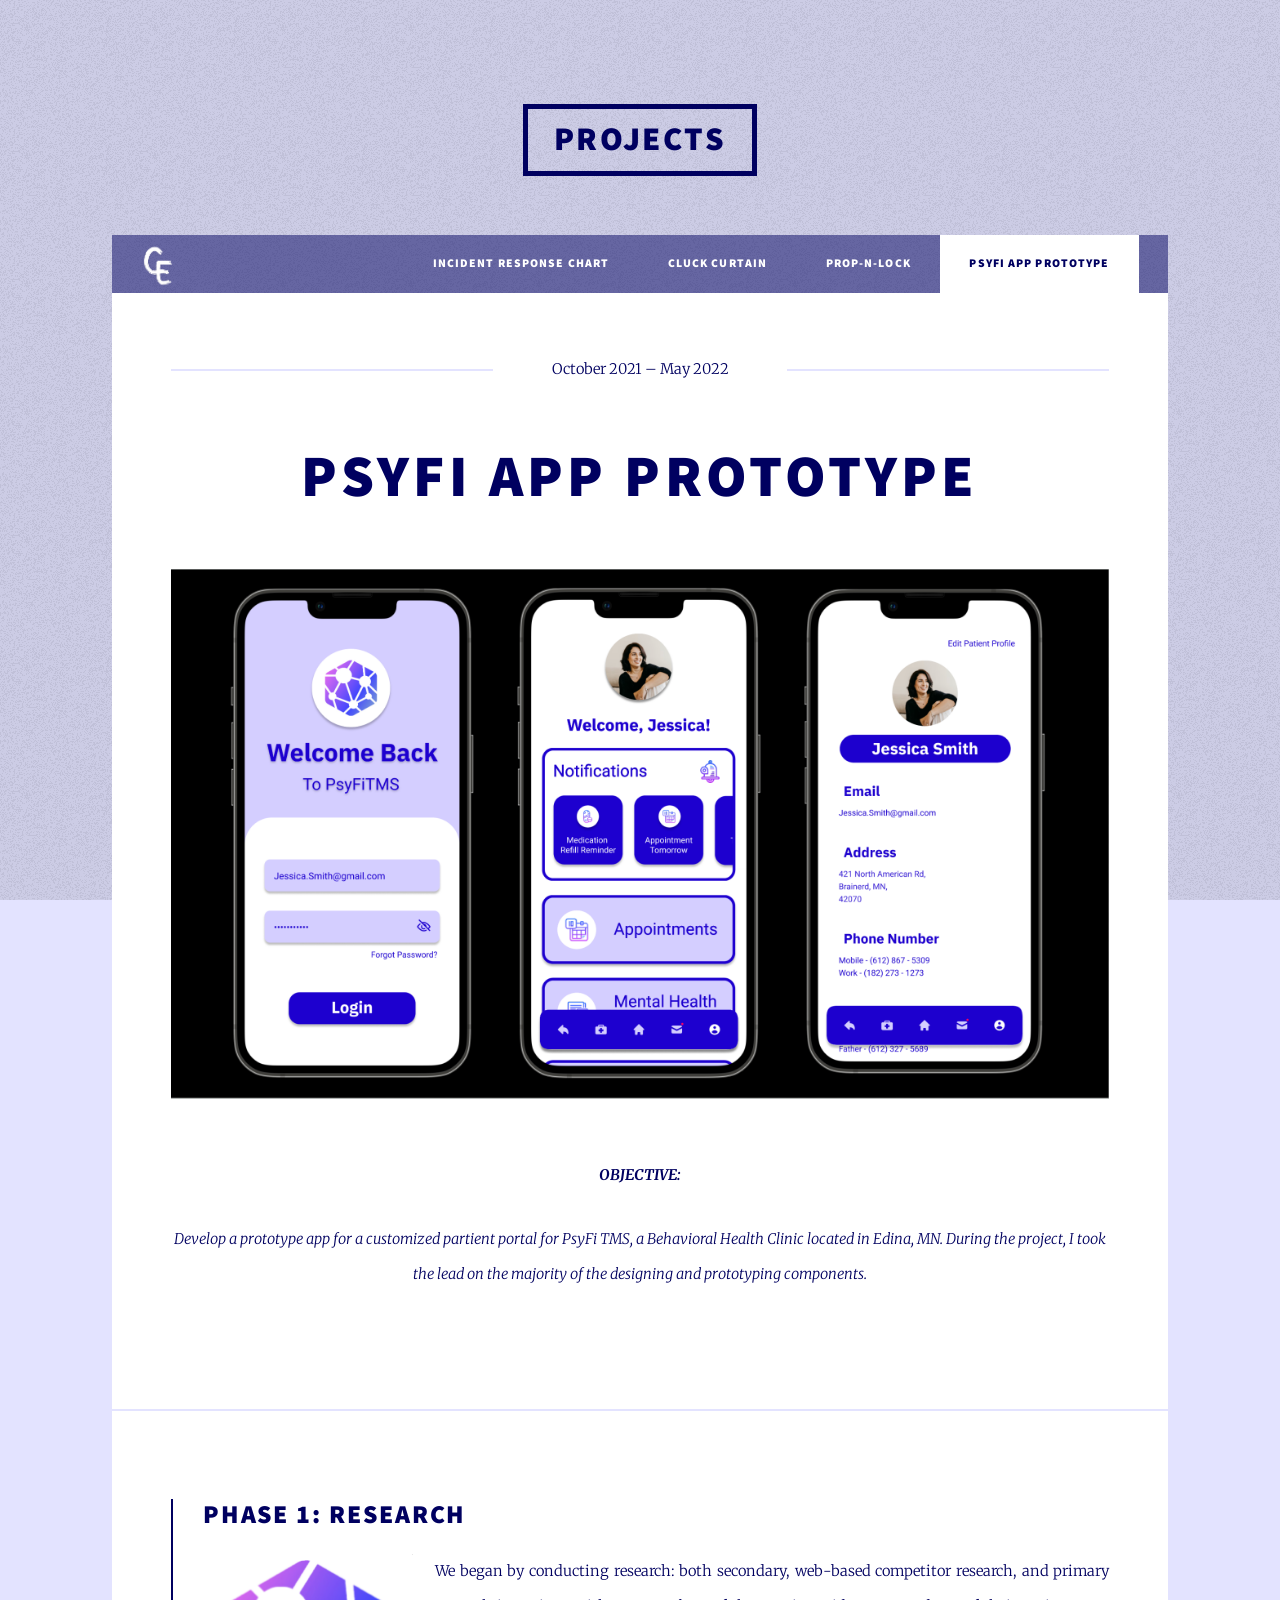
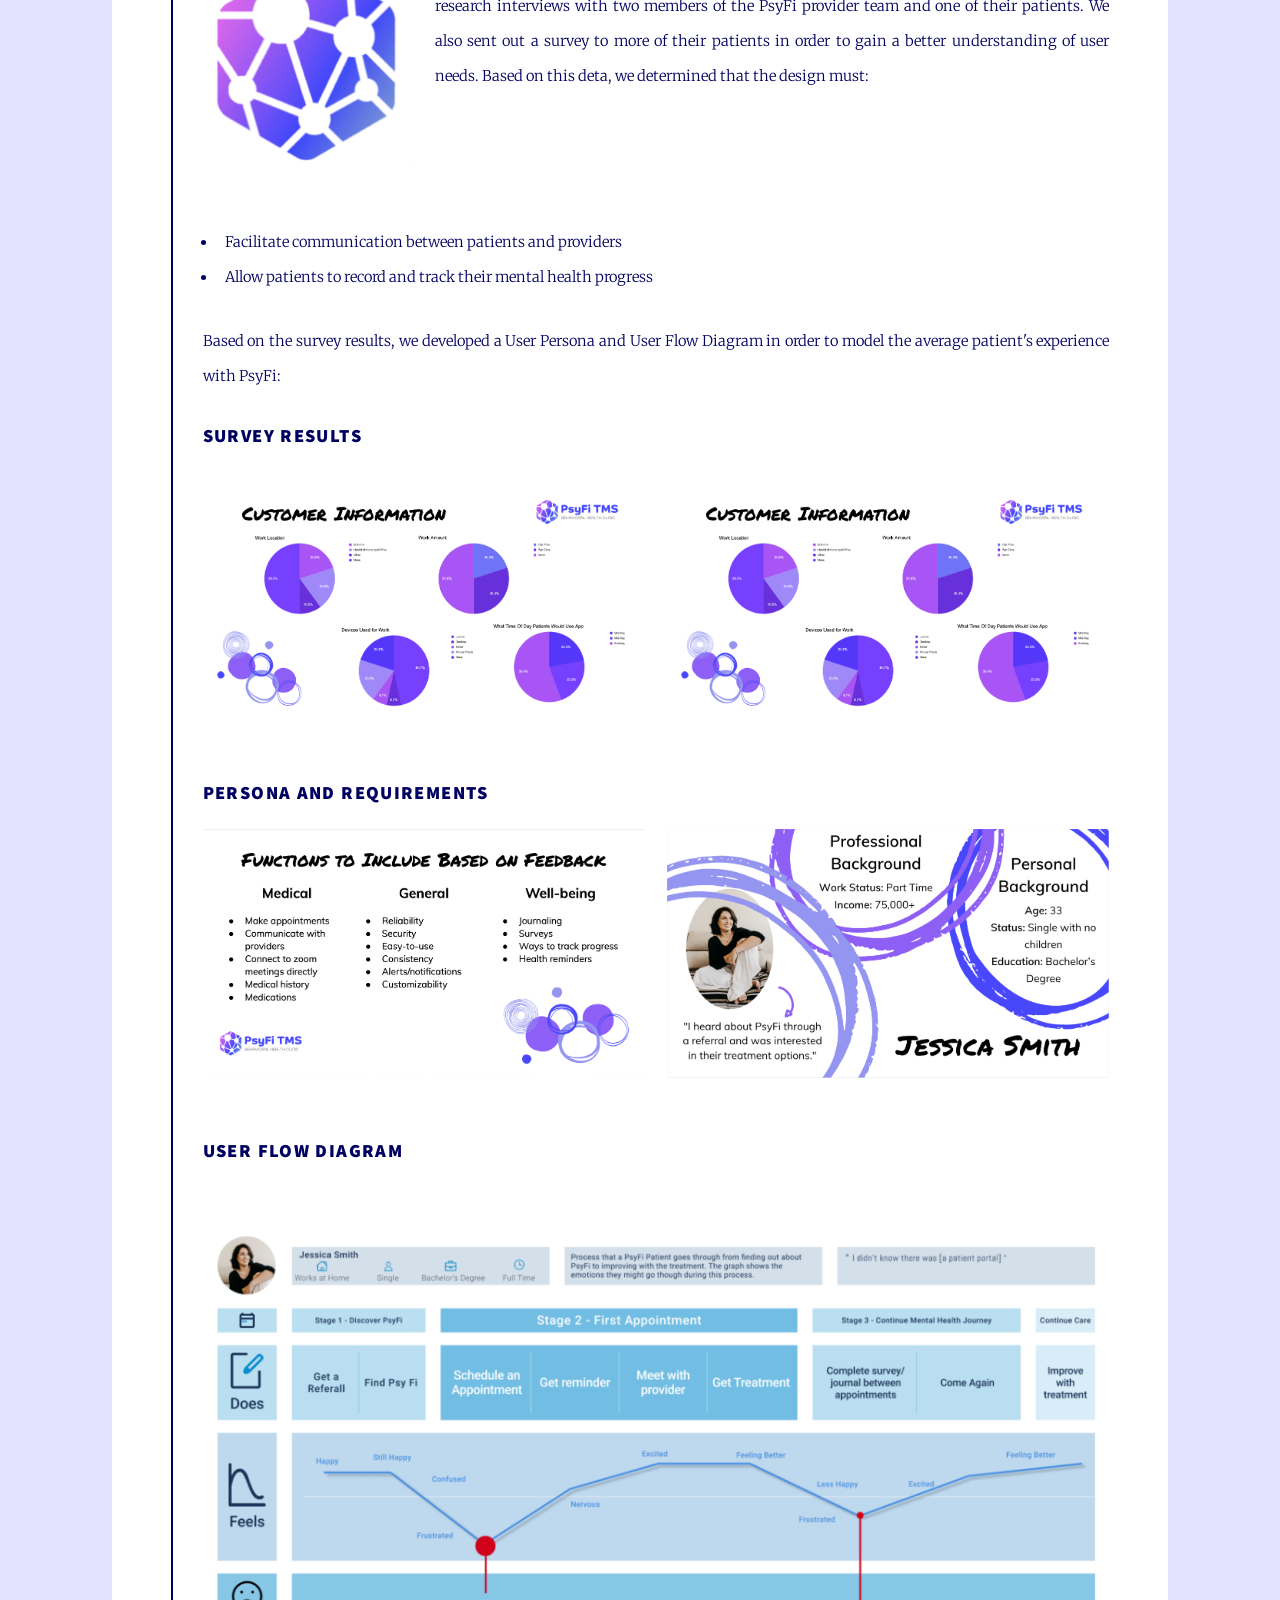
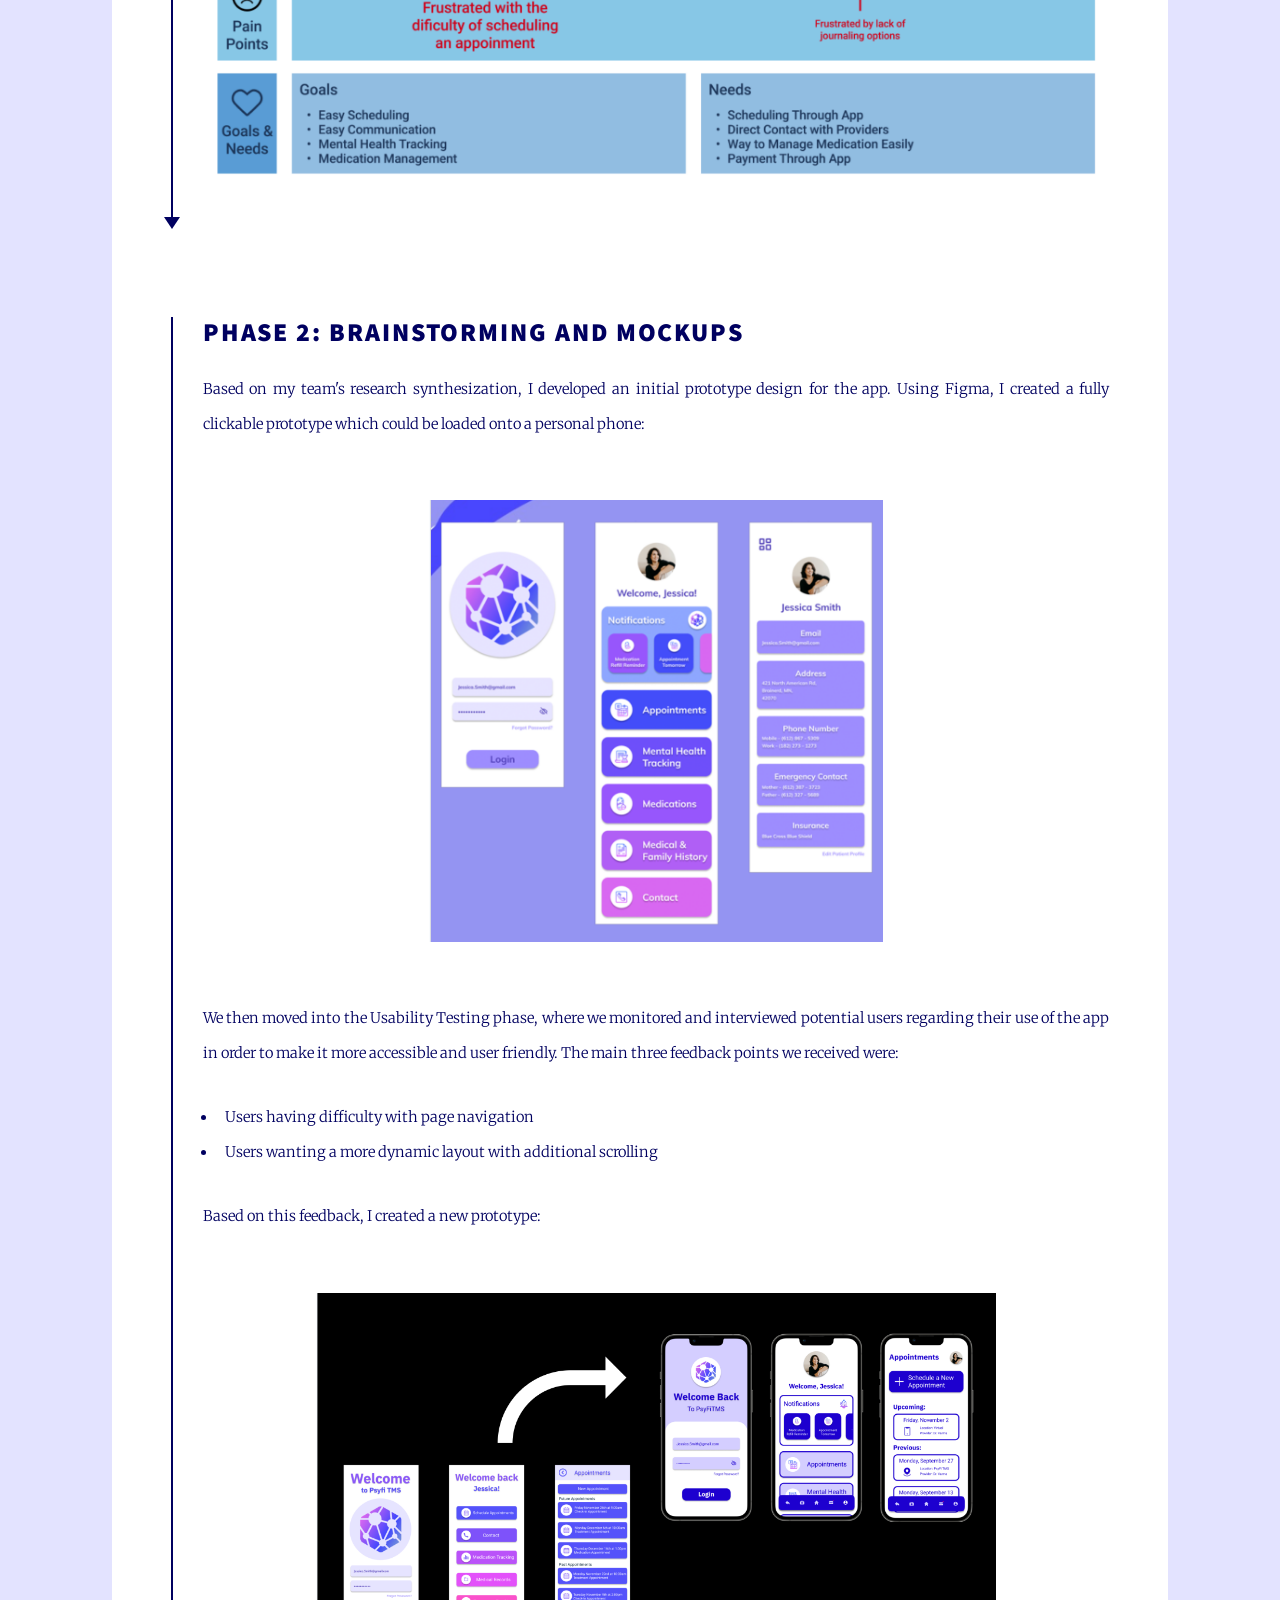
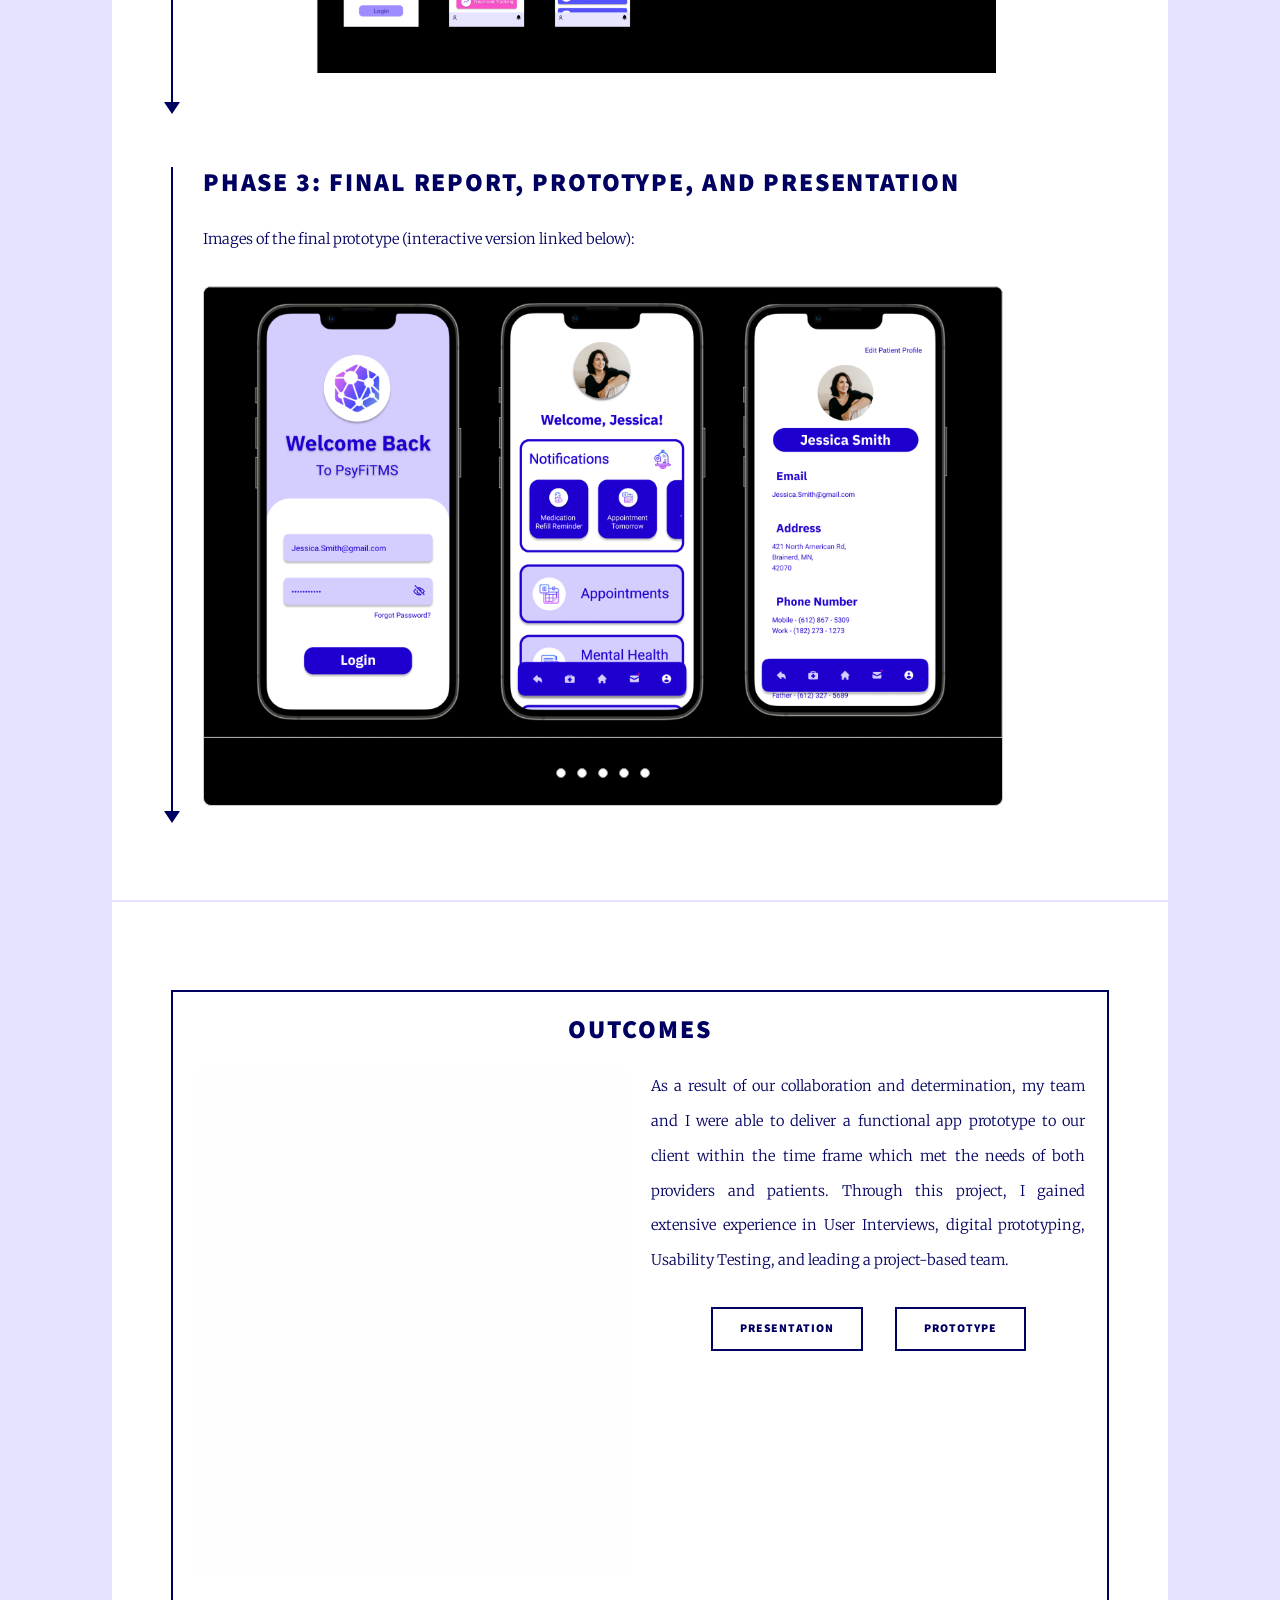
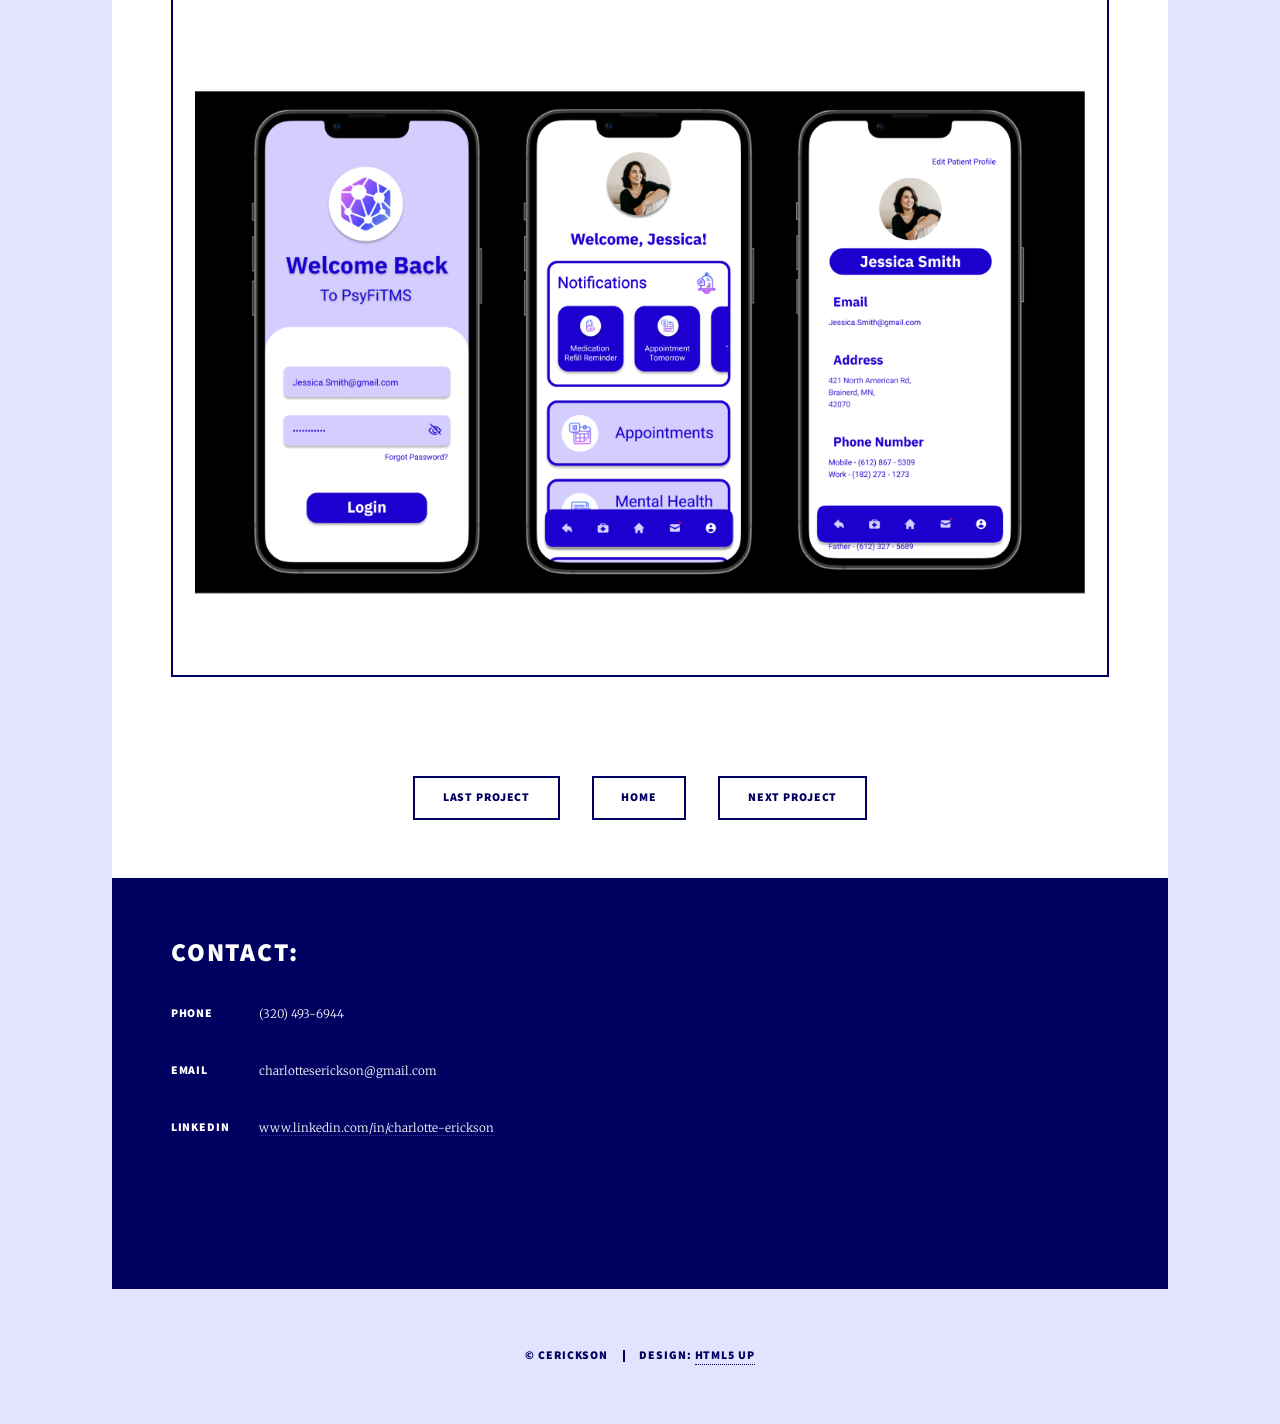
<file: PsyFi.html>
<!DOCTYPE HTML>
<!--
	Massively by HTML5 UP
	html5up.net | @ajlkn
	Free for personal and commercial use under the CCA 3.0 license (html5up.net/license)
-->
<html>
	<head>
		<title>PsyFi</title>
		<meta charset="utf-8" />
		<meta name="viewport" content="width=device-width, initial-scale=1, user-scalable=no" />
		<link rel="stylesheet" href="assets/css/main.css" />
		<noscript><link rel="stylesheet" href="assets/css/noscript.css" /></noscript>
		<style>
  		#wrapper > .bg {
  			position: absolute;
  			top: 0;
  			left: 0;
  			width: 100%;
  			height: 100%;
  			background-color: #e3e3ff;
  			background-image: url("../../images/overlay.png"), linear-gradient(0deg, rgba(0, 0, 0, 0.1), rgba(0, 0, 0, 0.1));
  			background-size: auto,								auto,														100% auto;
  			background-position: center,								center,														top center;
  			background-repeat: repeat,								no-repeat,													no-repeat;
  			background-attachment: scroll,								scroll,														scroll;
  			z-index: -1;
  		}
    </style>
	</head>
	<body class="is-preload">

		<!-- Wrapper -->
			<div id="wrapper">

				<!-- Header -->
					<header id="header">
						<a href="index.html#main" class="logo" style="color:#000060; border-color:#000060;">Projects</a>
					</header>

				<!-- Nav -->
					<nav id="nav">
						<ul class="links">
						  <li><a href="IRC.html">Incident response Chart</a></li>
							<li><a href="CluckCurtain.html">Cluck Curtain</a></li>
							<li><a href="PropNLock.html">Prop-N-Lock</a></li>
							<li class="active"><a href="PsyFi.html" style="color:#000060">PsyFi App Prototype</a></li>
						</ul>
						<ul class="icons">
							<li>
                  <a href="index.html">
                      <img src="ce.png" alt="My Icon" width="60" height="60">
                  </a>
              </li>
						</ul>
					</nav>

				<!-- Main -->
					<div id="main">
              
						<!-- Post -->
							<section class="post">
								<header class="major">
									<span class="date">October 2021 – May 2022</span>
									<h1>PsyFi App Prototype</h1>
								</header>
								<div class="image main"><img src="images/PSp1.png" alt="" /></div>
								<header class="major">
									<p style="font-weight: bold;">OBJECTIVE:</p><p>Develop a prototype app for a customized partient portal for PsyFi TMS, a Behavioral Health Clinic located in Edina, MN. During the project, I took the lead on the majority of the designing and prototyping components.</p>
								</header>
							</section>
							<section class="post">
								<div class="triangle-section">
                    <div class="triangle-line"></div>
                
                    <div class="triangle-content">
                        <h2>Phase 1: Research</h2>
        									<div class="row">
              							<div class="col-3 col-12-small">
              								<div class="image main"><img src="images/PSlogo.png" alt=""></div>
              						  </div>
                						<div class="col-9 col-12-small">
              								<p>We began by conducting research: both secondary, web-based competitor research, and primary research interviews with two members of the PsyFi provider team and one of their patients. We also sent out a survey to more of their patients in order to gain a better understanding of user needs. Based on this deta, we determined that the design must:</p>
              							</div>
            							</div>
            							<ul>
      												<li>Facilitate communication between patients and providers</li>
      												<li>Allow patients to record and track their mental health progress</li>
      											</ul>
      									<p>Based on the survey results, we developed a User Persona and User Flow Diagram in order to model the average patient's experience with PsyFi:</p>
      									<h3>Survey Results</h3>
      									<div class="row">
            							<div class="col-6 col-12-small">
            								<div class="image main"><img src="images/PSdata1.png" alt=""></div>
            						  </div>
              						<div class="col-6 col-12-small">
            								<div class="image main"><img src="images/PSdata1.png" alt=""></div>
            							</div>
          							</div>
                        <h3>Persona and Requirements</h3>
                        <div class="row">
            							<div class="col-6 col-12-small">
            								<div class="image main"><img src="images/PSfunctions.png" alt=""></div>
            						  </div>
              						<div class="col-6 col-12-small">
            								<div class="image main"><img src="images/PSpersona.png" alt=""></div>
            							</div>
          							</div>
          							<h3>User Flow Diagram</h3>
          							<div class="image main"><img src="images/PSjourneymap.png" alt=""></div>
                    </div>
                </div>
                <br><br>
    				  	<div class="triangle-section">
                  <div class="triangle-line"></div>
                    <div class="triangle-content">
                      <h2>Phase 2: Brainstorming and Mockups</h2>
                      <p>Based on my team's research synthesization, I developed an initial prototype design for the app. Using Figma, I created a fully clickable prototype which could be loaded onto a personal phone:</p>
                      <div class="image main"><img src="images/PSold.png" alt="" style="display: block; margin: 0 auto; width: 50%;"></div>
                      <p>We then moved into the Usability Testing phase, where we monitored and interviewed potential users regarding their use of the app in order to make it more accessible and user friendly. The main three feedback points we received were:</p>
                      <ul>
												<li>Users having difficulty with page navigation</li>
												<li>Users wanting a more dynamic layout with additional scrolling</li>
											</ul>
                      <p>Based on this feedback, I created a new prototype:</p>
                      <div class="image main"><img src="images/PStransition.png" alt="" style="display: block; margin: 0 auto; width: 75%;"></div>
                    </div>
                </div>
                <br>
                <div class="triangle-section">
                  <div class="triangle-line"></div>
                    <div class="triangle-content">
                      <h2>PHASE 3: FINAL REPORT, PROTOTYPE, AND PRESENTATION</h2>
                      <p>Images of the final prototype (interactive version linked below):</p>
                      <div class="carousel">

                        <input type="radio" name="slides" id="slide1" checked>
                        <input type="radio" name="slides" id="slide2">
                        <input type="radio" name="slides" id="slide3">
                        <input type="radio" name="slides" id="slide4">
                        <input type="radio" name="slides" id="slide5">
                      
                        <div class="slides">
                          <div class="slide"><div class="img-wrapper"><img src="images/PSp1.png" alt="Slide 1"></div></div>
                          <div class="slide"><div class="img-wrapper"><img src="images/PSp2.png" alt="Slide 2"></div></div>
                          <div class="slide"><div class="img-wrapper"><img src="images/PSp3.png" alt="Slide 3"></div></div>
                          <div class="slide"><div class="img-wrapper"><img src="images/PSp4.png" alt="Slide 4"></div></div>
                          <div class="slide"><div class="img-wrapper"><img src="images/PSp5.png" alt="Slide 5"></div></div>
                        </div>
                      
                        <div class="navigation">
                          <label for="slide1"></label>
                          <label for="slide2"></label>
                          <label for="slide3"></label>
                          <label for="slide4"></label>
                          <label for="slide5"></label>
                        </div>
                      
                      </div><br>
                </div>
                </div>
          </section>
          <section class="post">
            <div class="box">
            <div style="text-align: center;">
						  <h2>Outcomes</h2>
						  </div>
						  <div class="row">
    						<div class="col-6 col-12-small">
  								<div class="image main"><img src="images/PSspl.gif" alt=""></div>
  							</div>
  							<div class="col-6 col-12-small">
  								<p>As a result of our collaboration and determination, my team and I were able to deliver a functional app prototype to our client within the time frame which met the needs of both providers and patients. Through this project, I gained extensive experience in User Interviews, digital prototyping, Usability Testing, and leading a project-based team.<br></p>
  								<div style="text-align: center;">
                      <a href="https://5fec0f56-6b09-445a-9ddc-27e6966203d8.filesusr.com/ugd/22e136_82476eac0b954d5482104390cd999059.pdf" class="button" style="margin-right: 2rem;">Presentation</a>
                      <a href="https://www.figma.com/proto/2waaGVwbuW1w5iyhVLibca/Final-Design?node-id=5-1672&starting-point-node-id=5%3A1672&t=NkOMN4pAfx1982gR-1" class="button">Prototype</a>
                  </div>
  						  </div>
							</div>
              <div class="image main"><img src="images/PSp1.png" alt=""></div>
						</div>
						<br>
						<br>
						
						<div style="text-align: center;">
						  <a href="PropNLock.html" class="button" style="margin-right: 2rem;">Last Project</a>
						  <a href="index.html#main" class="button" style="margin-right: 2rem;">Home</a>
						  <a href="IRC.html" class="button">Next Project</a>
						</div>
				  </section>

        

			</div>
			<footer id="footer">
						<section class="split contact">
							<section>
							<h2 style="color:#ffffff;">Contact:</h2>
							</section>
							<section>
								<h3>Phone</h3>
								<p>(320) 493-6944</p>
							</section>
							<section>
								<h3>Email</h3>
								<p>charlotteserickson@gmail.com</p>
							</section>
							<section>
								<h3>LinkedIn</h3>
								<p><a href="https://www.linkedin.com/in/charlotte-erickson/" style="color:white;">www.linkedin.com/in/charlotte-erickson</a></p>
							</section>
						</section>
					</footer>

				<!-- Copyright -->
					<div id="copyright">
						<ul><li style="color:#000060">&copy; CERICKSON</li><li style="color:#000060">Design: <a href="https://html5up.net" style="color:#000060">HTML5 UP</a></li></ul>
					</div>

			</div>

		<!-- Scripts -->
			<script src="assets/js/jquery.min.js"></script>
			<script src="assets/js/jquery.scrollex.min.js"></script>
			<script src="assets/js/jquery.scrolly.min.js"></script>
			<script src="assets/js/browser.min.js"></script>
			<script src="assets/js/breakpoints.min.js"></script>
			<script src="assets/js/util.js"></script>
			<script src="assets/js/main.js"></script>

	</body>
</html>
</file>
<file: assets/css/main.css>
@import url(fontawesome-all.min.css);
@import url("https://fonts.googleapis.com/css?family=Merriweather:300,700,300italic,700italic|Source+Sans+Pro:900");

/*
	Massively by HTML5 UP
	html5up.net | @ajlkn
	Free for personal and commercial use under the CCA 3.0 license (html5up.net/license)
*/

html, body, div, span, applet, object,
iframe, h1, h2, h3, h4, h5, h6, p, blockquote,
pre, a, abbr, acronym, address, big, cite,
code, del, dfn, em, imbgg, ins, kbd, q, s, samp,
small, strike, strong, sub, sup, tt, var, b,
u, i, center, dl, dt, dd, ol, ul, li, fieldset,
form, label, legend, table, caption, tbody,
tfoot, thead, tr, th, td, article, aside,
canvas, details, embed, figure, figcaption,
footer, header, hgroup, menu, nav, output, ruby,
section, summary, time, mark, audio, video {
	margin: 0;
	padding: 0;
	border: 0;
	font-size: 100%;
	font: inherit;
	vertical-align: baseline;}

article, aside, details, figcaption, figure,
footer, header, hgroup, menu, nav, section {
	display: block;}

body {
	line-height: 1;
}

ol, ul {
	list-style: none;
}

blockquote, q {
	quotes: none;
}

	blockquote:before, blockquote:after, q:before, q:after {
		content: '';
		content: none;
	}

table {
	border-collapse: collapse;
	border-spacing: 0;
}

body {
	-webkit-text-size-adjust: none;
}

mark {
	background-color: transparent;
	color: inherit;
}

input::-moz-focus-inner {
	border: 0;
	padding: 0;
}

input, select, textarea {
	-moz-appearance: none;
	-webkit-appearance: none;
	-ms-appearance: none;
	appearance: none;
}

/* Basic */

	@-ms-viewport {
		width: device-width;
	}

	body {
		-ms-overflow-style: scrollbar;
	}

	@media screen and (max-width: 480px) {

		html, body {
			min-width: 320px;
		}

	}

	html {
		box-sizing: border-box;
	}

	*, *:before, *:after {
		box-sizing: inherit;
	}

	body {
		background-color: #e3e3ff;
	}

		body.is-preload *, body.is-preload *:before, body.is-preload *:after {
			-moz-animation: none !important;
			-webkit-animation: none !important;
			-ms-animation: none !important;
			animation: none !important;
			-moz-transition: none !important;
			-webkit-transition: none !important;
			-ms-transition: none !important;
			transition: none !important;
		}

/* Type */

	html {
		font-size: 16pt;
	}

		@media screen and (max-width: 1680px) {

			html {
				font-size: 12pt;
			}

		}

		@media screen and (max-width: 1280px) {

			html {
				font-size: 11pt;
			}

		}

		@media screen and (max-width: 360px) {

			html {
				font-size: 10pt;
			}

		}

	body {
		color: #000060;
	}

	body, input, select, textarea {
		font-family: "Merriweather", Georgia, serif;
		font-weight: 300;
		font-size: 1rem;
		line-height: 2.375;
	}

	a {
		-moz-transition: color 0.2s ease-in-out, background-color 0.2s ease-in-out, border-color 0.2s ease-in-out, box-shadow 0.2s ease-in-out;
		-webkit-transition: color 0.2s ease-in-out, background-color 0.2s ease-in-out, border-color 0.2s ease-in-out, box-shadow 0.2s ease-in-out;
		-ms-transition: color 0.2s ease-in-out, background-color 0.2s ease-in-out, border-color 0.2s ease-in-out, box-shadow 0.2s ease-in-out;
		transition: color 0.2s ease-in-out, background-color 0.2s ease-in-out, border-color 0.2s ease-in-out, box-shadow 0.2s ease-in-out;
		border-bottom: dotted 1px;
		text-decoration: none;
	}

		a:hover {
			border-bottom-color: transparent;
		}

	strong, b {
		font-weight: 600;
	}

	em, i {
		font-style: italic;
	}

	p {
		text-align: justify;
		margin: 0 0 2rem 0;
	}

	h1, h2, h3, h4, h5, h6 {
		font-family: "Source Sans Pro", Helvetica, sans-serif;
		font-weight: 900;
		line-height: 1.5;
		letter-spacing: 0.075em;
		text-transform: uppercase;
		margin: 0 0 1rem 0;
	}

		h1 a, h2 a, h3 a, h4 a, h5 a, h6 a {
			border-bottom: 0;
			color: inherit;
			text-decoration: none;
		}

	h1 {
		font-size: 4rem;
		line-height: 1.1;
		margin: 0 0 2rem 0;
	}

	h2 {
		font-size: 1.75rem;
		line-height: 1.3;
		margin: 0 0 1.5rem 0;
	}

	h3 {
		font-size: 1.25rem;
		margin: 0 0 1.5rem 0;
	}

	h4 {
		font-size: 1rem;
	}

	h5 {
		font-size: 0.9rem;
	}

	h6 {
		font-size: 0.8rem;
	}

	sub {
		font-size: 0.8rem;
		position: relative;
		top: 0.5rem;
	}

	sup {
		font-size: 0.8rem;
		position: relative;
		top: -0.5rem;
	}

	blockquote {
		border-left: solid 4px;
		font-style: italic;
		margin: 0 0 2rem 0;
		padding: 0.5rem 0 0.5rem 2rem;
	}

	code {
		border: solid 2px;
		font-family: "Courier New", monospace;
		font-size: 0.9rem;
		margin: 0 0.25rem;
		padding: 0.25rem 0.65rem;
	}

	pre {
		-webkit-overflow-scrolling: touch;
		font-family: "Courier New", monospace;
		font-size: 0.9rem;
		margin: 0 0 2rem 0;
	}

		pre code {
			display: block;
			line-height: 1.75;
			padding: 1rem 1.5rem;
			overflow-x: auto;
		}

	hr {
		border: 0;
		border-bottom: solid 2px;
		margin: 3rem 0;
	}

		hr.major {
			margin: 5rem 0;
		}

	.align-left {
		text-align: left;
	}

	.align-center {
		text-align: center;
	}

	.align-right {
		text-align: right;
	}

	input, select, textarea {
		color: #000060;
	}

	a {
		color: #000060;
		border-bottom-color: rgba(33, 41, 49, 0.5);
	}

		a:hover {
			border-bottom-color: transparent;
			color: #444495 !important;
		}

	strong, b {
		color: #000060;
	}

	h1, h2, h3, h4, h5, h6 {
		color: #000060;
	}

	blockquote {
		border-left-color: #e3e3ff;
	}

	code {
		background: rgba(220, 220, 220, 0.25);
		border-color: #e3e3ff;
	}

	hr {
		border-bottom-color: #e3e3ff;
	}

/* Row */

	.row {
		display: flex;
		flex-wrap: wrap;
		box-sizing: border-box;
		align-items: stretch;
	}

		.row > * {
			box-sizing: border-box;
		}

		.row.gtr-uniform > * > :last-child {
			margin-bottom: 0;
		}

		.row.aln-left {
			justify-content: flex-start;
		}

		.row.aln-center {
			justify-content: center;
		}

		.row.aln-right {
			justify-content: flex-end;
		}

		.row.aln-top {
			align-items: flex-start;
		}

		.row.aln-middle {
			align-items: center;
		}

		.row.aln-bottom {
			align-items: flex-end;
		}

		.row > .imp {
			order: -1;
		}

		.row > .col-1 {
			width: 8.33333%;
		}

		.row > .off-1 {
			margin-left: 8.33333%;
		}

		.row > .col-2 {
			width: 16.66667%;
		}

		.row > .off-2 {
			margin-left: 16.66667%;
		}

		.row > .col-3 {
			width: 25%;
		}

		.row > .off-3 {
			margin-left: 25%;
		}

		.row > .col-4 {
			width: 33.33333%;
		}

		.row > .off-4 {
			margin-left: 33.33333%;
		}

		.row > .col-5 {
			width: 41.66667%;
		}

		.row > .off-5 {
			margin-left: 41.66667%;
		}

		.row > .col-6 {
			width: 50%;
		}

		.row > .off-6 {
			margin-left: 50%;
		}

		.row > .col-7 {
			width: 58.33333%;
		}

		.row > .off-7 {
			margin-left: 58.33333%;
		}

		.row > .col-8 {
			width: 66.66667%;
		}

		.row > .off-8 {
			margin-left: 66.66667%;
		}

		.row > .col-9 {
			width: 75%;
		}

		.row > .off-9 {
			margin-left: 75%;
		}

		.row > .col-10 {
			width: 83.33333%;
		}

		.row > .off-10 {
			margin-left: 83.33333%;
		}

		.row > .col-11 {
			width: 91.66667%;
		}

		.row > .off-11 {
			margin-left: 91.66667%;
		}

		.row > .col-12 {
			width: 100%;
		}

		.row > .off-12 {
			margin-left: 100%;
		}

		.row.gtr-0 {
			margin-top: 0;
			margin-left: 0rem;
		}

			.row.gtr-0 > * {
				padding: 0 0 0 0rem;
			}

			.row.gtr-0.gtr-uniform {
				margin-top: 0rem;
			}

				.row.gtr-0.gtr-uniform > * {
					padding-top: 0rem;
				}

		.row.gtr-25 {
			margin-top: 0;
			margin-left: -0.375rem;
		}

			.row.gtr-25 > * {
				padding: 0 0 0 0.375rem;
			}

			.row.gtr-25.gtr-uniform {
				margin-top: -0.375rem;
			}

				.row.gtr-25.gtr-uniform > * {
					padding-top: 0.375rem;
				}

		.row.gtr-50 {
			margin-top: 0;
			margin-left: -0.75rem;
		}

			.row.gtr-50 > * {
				padding: 0 0 0 0.75rem;
			}

			.row.gtr-50.gtr-uniform {
				margin-top: -0.75rem;
			}

				.row.gtr-50.gtr-uniform > * {
					padding-top: 0.75rem;
				}

		.row {
			margin-top: 0;
			margin-left: -1.5rem;
		}

			.row > * {
				padding: 0 0 0 1.5rem;
			}

			.row.gtr-uniform {
				margin-top: -1.5rem;
			}

				.row.gtr-uniform > * {
					padding-top: 1.5rem;
				}

		.row.gtr-150 {
			margin-top: 0;
			margin-left: -2.25rem;
		}

			.row.gtr-150 > * {
				padding: 0 0 0 2.25rem;
			}

			.row.gtr-150.gtr-uniform {
				margin-top: -2.25rem;
			}

				.row.gtr-150.gtr-uniform > * {
					padding-top: 2.25rem;
				}

		.row.gtr-200 {
			margin-top: 0;
			margin-left: -3rem;
		}

			.row.gtr-200 > * {
				padding: 0 0 0 3rem;
			}

			.row.gtr-200.gtr-uniform {
				margin-top: -3rem;
			}

				.row.gtr-200.gtr-uniform > * {
					padding-top: 3rem;
				}

		@media screen and (max-width: 1680px) {

			.row {
				display: flex;
				flex-wrap: wrap;
				box-sizing: border-box;
				align-items: stretch;
			}

				.row > * {
					box-sizing: border-box;
				}

				.row.gtr-uniform > * > :last-child {
					margin-bottom: 0;
				}

				.row.aln-left {
					justify-content: flex-start;
				}

				.row.aln-center {
					justify-content: center;
				}

				.row.aln-right {
					justify-content: flex-end;
				}

				.row.aln-top {
					align-items: flex-start;
				}

				.row.aln-middle {
					align-items: center;
				}

				.row.aln-bottom {
					align-items: flex-end;
				}

				.row > .imp-xlarge {
					order: -1;
				}

				.row > .col-1-xlarge {
					width: 8.33333%;
				}

				.row > .off-1-xlarge {
					margin-left: 8.33333%;
				}

				.row > .col-2-xlarge {
					width: 16.66667%;
				}

				.row > .off-2-xlarge {
					margin-left: 16.66667%;
				}

				.row > .col-3-xlarge {
					width: 25%;
				}

				.row > .off-3-xlarge {
					margin-left: 25%;
				}

				.row > .col-4-xlarge {
					width: 33.33333%;
				}

				.row > .off-4-xlarge {
					margin-left: 33.33333%;
				}

				.row > .col-5-xlarge {
					width: 41.66667%;
				}

				.row > .off-5-xlarge {
					margin-left: 41.66667%;
				}

				.row > .col-6-xlarge {
					width: 50%;
				}

				.row > .off-6-xlarge {
					margin-left: 50%;
				}

				.row > .col-7-xlarge {
					width: 58.33333%;
				}

				.row > .off-7-xlarge {
					margin-left: 58.33333%;
				}

				.row > .col-8-xlarge {
					width: 66.66667%;
				}

				.row > .off-8-xlarge {
					margin-left: 66.66667%;
				}

				.row > .col-9-xlarge {
					width: 75%;
				}

				.row > .off-9-xlarge {
					margin-left: 75%;
				}

				.row > .col-10-xlarge {
					width: 83.33333%;
				}

				.row > .off-10-xlarge {
					margin-left: 83.33333%;
				}

				.row > .col-11-xlarge {
					width: 91.66667%;
				}

				.row > .off-11-xlarge {
					margin-left: 91.66667%;
				}

				.row > .col-12-xlarge {
					width: 100%;
				}

				.row > .off-12-xlarge {
					margin-left: 100%;
				}

				.row.gtr-0 {
					margin-top: 0;
					margin-left: 0rem;
				}

					.row.gtr-0 > * {
						padding: 0 0 0 0rem;
					}

					.row.gtr-0.gtr-uniform {
						margin-top: 0rem;
					}

						.row.gtr-0.gtr-uniform > * {
							padding-top: 0rem;
						}

				.row.gtr-25 {
					margin-top: 0;
					margin-left: -0.375rem;
				}

					.row.gtr-25 > * {
						padding: 0 0 0 0.375rem;
					}

					.row.gtr-25.gtr-uniform {
						margin-top: -0.375rem;
					}

						.row.gtr-25.gtr-uniform > * {
							padding-top: 0.375rem;
						}

				.row.gtr-50 {
					margin-top: 0;
					margin-left: -0.75rem;
				}

					.row.gtr-50 > * {
						padding: 0 0 0 0.75rem;
					}

					.row.gtr-50.gtr-uniform {
						margin-top: -0.75rem;
					}

						.row.gtr-50.gtr-uniform > * {
							padding-top: 0.75rem;
						}

				.row {
					margin-top: 0;
					margin-left: -1.5rem;
				}

					.row > * {
						padding: 0 0 0 1.5rem;
					}

					.row.gtr-uniform {
						margin-top: -1.5rem;
					}

						.row.gtr-uniform > * {
							padding-top: 1.5rem;
						}

				.row.gtr-150 {
					margin-top: 0;
					margin-left: -2.25rem;
				}

					.row.gtr-150 > * {
						padding: 0 0 0 2.25rem;
					}

					.row.gtr-150.gtr-uniform {
						margin-top: -2.25rem;
					}

						.row.gtr-150.gtr-uniform > * {
							padding-top: 2.25rem;
						}

				.row.gtr-200 {
					margin-top: 0;
					margin-left: -3rem;
				}

					.row.gtr-200 > * {
						padding: 0 0 0 3rem;
					}

					.row.gtr-200.gtr-uniform {
						margin-top: -3rem;
					}

						.row.gtr-200.gtr-uniform > * {
							padding-top: 3rem;
						}

		}

		@media screen and (max-width: 1280px) {

			.row {
				display: flex;
				flex-wrap: wrap;
				box-sizing: border-box;
				align-items: stretch;
			}

				.row > * {
					box-sizing: border-box;
				}

				.row.gtr-uniform > * > :last-child {
					margin-bottom: 0;
				}

				.row.aln-left {
					justify-content: flex-start;
				}

				.row.aln-center {
					justify-content: center;
				}

				.row.aln-right {
					justify-content: flex-end;
				}

				.row.aln-top {
					align-items: flex-start;
				}

				.row.aln-middle {
					align-items: center;
				}

				.row.aln-bottom {
					align-items: flex-end;
				}

				.row > .imp-large {
					order: -1;
				}

				.row > .col-1-large {
					width: 8.33333%;
				}

				.row > .off-1-large {
					margin-left: 8.33333%;
				}

				.row > .col-2-large {
					width: 16.66667%;
				}

				.row > .off-2-large {
					margin-left: 16.66667%;
				}

				.row > .col-3-large {
					width: 25%;
				}

				.row > .off-3-large {
					margin-left: 25%;
				}

				.row > .col-4-large {
					width: 33.33333%;
				}

				.row > .off-4-large {
					margin-left: 33.33333%;
				}

				.row > .col-5-large {
					width: 41.66667%;
				}

				.row > .off-5-large {
					margin-left: 41.66667%;
				}

				.row > .col-6-large {
					width: 50%;
				}

				.row > .off-6-large {
					margin-left: 50%;
				}

				.row > .col-7-large {
					width: 58.33333%;
				}

				.row > .off-7-large {
					margin-left: 58.33333%;
				}

				.row > .col-8-large {
					width: 66.66667%;
				}

				.row > .off-8-large {
					margin-left: 66.66667%;
				}

				.row > .col-9-large {
					width: 75%;
				}

				.row > .off-9-large {
					margin-left: 75%;
				}

				.row > .col-10-large {
					width: 83.33333%;
				}

				.row > .off-10-large {
					margin-left: 83.33333%;
				}

				.row > .col-11-large {
					width: 91.66667%;
				}

				.row > .off-11-large {
					margin-left: 91.66667%;
				}

				.row > .col-12-large {
					width: 100%;
				}

				.row > .off-12-large {
					margin-left: 100%;
				}

				.row.gtr-0 {
					margin-top: 0;
					margin-left: 0rem;
				}

					.row.gtr-0 > * {
						padding: 0 0 0 0rem;
					}

					.row.gtr-0.gtr-uniform {
						margin-top: 0rem;
					}

						.row.gtr-0.gtr-uniform > * {
							padding-top: 0rem;
						}

				.row.gtr-25 {
					margin-top: 0;
					margin-left: -0.375rem;
				}

					.row.gtr-25 > * {
						padding: 0 0 0 0.375rem;
					}

					.row.gtr-25.gtr-uniform {
						margin-top: -0.375rem;
					}

						.row.gtr-25.gtr-uniform > * {
							padding-top: 0.375rem;
						}

				.row.gtr-50 {
					margin-top: 0;
					margin-left: -0.75rem;
				}

					.row.gtr-50 > * {
						padding: 0 0 0 0.75rem;
					}

					.row.gtr-50.gtr-uniform {
						margin-top: -0.75rem;
					}

						.row.gtr-50.gtr-uniform > * {
							padding-top: 0.75rem;
						}

				.row {
					margin-top: 0;
					margin-left: -1.5rem;
				}

					.row > * {
						padding: 0 0 0 1.5rem;
					}

					.row.gtr-uniform {
						margin-top: -1.5rem;
					}

						.row.gtr-uniform > * {
							padding-top: 1.5rem;
						}

				.row.gtr-150 {
					margin-top: 0;
					margin-left: -2.25rem;
				}

					.row.gtr-150 > * {
						padding: 0 0 0 2.25rem;
					}

					.row.gtr-150.gtr-uniform {
						margin-top: -2.25rem;
					}

						.row.gtr-150.gtr-uniform > * {
							padding-top: 2.25rem;
						}

				.row.gtr-200 {
					margin-top: 0;
					margin-left: -3rem;
				}

					.row.gtr-200 > * {
						padding: 0 0 0 3rem;
					}

					.row.gtr-200.gtr-uniform {
						margin-top: -3rem;
					}

						.row.gtr-200.gtr-uniform > * {
							padding-top: 3rem;
						}

		}

		@media screen and (max-width: 980px) {

			.row {
				display: flex;
				flex-wrap: wrap;
				box-sizing: border-box;
				align-items: stretch;
			}

				.row > * {
					box-sizing: border-box;
				}

				.row.gtr-uniform > * > :last-child {
					margin-bottom: 0;
				}

				.row.aln-left {
					justify-content: flex-start;
				}

				.row.aln-center {
					justify-content: center;
				}

				.row.aln-right {
					justify-content: flex-end;
				}

				.row.aln-top {
					align-items: flex-start;
				}

				.row.aln-middle {
					align-items: center;
				}

				.row.aln-bottom {
					align-items: flex-end;
				}

				.row > .imp-medium {
					order: -1;
				}

				.row > .col-1-medium {
					width: 8.33333%;
				}

				.row > .off-1-medium {
					margin-left: 8.33333%;
				}

				.row > .col-2-medium {
					width: 16.66667%;
				}

				.row > .off-2-medium {
					margin-left: 16.66667%;
				}

				.row > .col-3-medium {
					width: 25%;
				}

				.row > .off-3-medium {
					margin-left: 25%;
				}

				.row > .col-4-medium {
					width: 33.33333%;
				}

				.row > .off-4-medium {
					margin-left: 33.33333%;
				}

				.row > .col-5-medium {
					width: 41.66667%;
				}

				.row > .off-5-medium {
					margin-left: 41.66667%;
				}

				.row > .col-6-medium {
					width: 50%;
				}

				.row > .off-6-medium {
					margin-left: 50%;
				}

				.row > .col-7-medium {
					width: 58.33333%;
				}

				.row > .off-7-medium {
					margin-left: 58.33333%;
				}

				.row > .col-8-medium {
					width: 66.66667%;
				}

				.row > .off-8-medium {
					margin-left: 66.66667%;
				}

				.row > .col-9-medium {
					width: 75%;
				}

				.row > .off-9-medium {
					margin-left: 75%;
				}

				.row > .col-10-medium {
					width: 83.33333%;
				}

				.row > .off-10-medium {
					margin-left: 83.33333%;
				}

				.row > .col-11-medium {
					width: 91.66667%;
				}

				.row > .off-11-medium {
					margin-left: 91.66667%;
				}

				.row > .col-12-medium {
					width: 100%;
				}

				.row > .off-12-medium {
					margin-left: 100%;
				}

				.row.gtr-0 {
					margin-top: 0;
					margin-left: 0rem;
				}

					.row.gtr-0 > * {
						padding: 0 0 0 0rem;
					}

					.row.gtr-0.gtr-uniform {
						margin-top: 0rem;
					}

						.row.gtr-0.gtr-uniform > * {
							padding-top: 0rem;
						}

				.row.gtr-25 {
					margin-top: 0;
					margin-left: -0.375rem;
				}

					.row.gtr-25 > * {
						padding: 0 0 0 0.375rem;
					}

					.row.gtr-25.gtr-uniform {
						margin-top: -0.375rem;
					}

						.row.gtr-25.gtr-uniform > * {
							padding-top: 0.375rem;
						}

				.row.gtr-50 {
					margin-top: 0;
					margin-left: -0.75rem;
				}

					.row.gtr-50 > * {
						padding: 0 0 0 0.75rem;
					}

					.row.gtr-50.gtr-uniform {
						margin-top: -0.75rem;
					}

						.row.gtr-50.gtr-uniform > * {
							padding-top: 0.75rem;
						}

				.row {
					margin-top: 0;
					margin-left: -1.5rem;
				}

					.row > * {
						padding: 0 0 0 1.5rem;
					}

					.row.gtr-uniform {
						margin-top: -1.5rem;
					}

						.row.gtr-uniform > * {
							padding-top: 1.5rem;
						}

				.row.gtr-150 {
					margin-top: 0;
					margin-left: -2.25rem;
				}

					.row.gtr-150 > * {
						padding: 0 0 0 2.25rem;
					}

					.row.gtr-150.gtr-uniform {
						margin-top: -2.25rem;
					}

						.row.gtr-150.gtr-uniform > * {
							padding-top: 2.25rem;
						}

				.row.gtr-200 {
					margin-top: 0;
					margin-left: -3rem;
				}

					.row.gtr-200 > * {
						padding: 0 0 0 3rem;
					}

					.row.gtr-200.gtr-uniform {
						margin-top: -3rem;
					}

						.row.gtr-200.gtr-uniform > * {
							padding-top: 3rem;
						}

		}

		@media screen and (max-width: 736px) {

			.row {
				display: flex;
				flex-wrap: wrap;
				box-sizing: border-box;
				align-items: stretch;
			}

				.row > * {
					box-sizing: border-box;
				}

				.row.gtr-uniform > * > :last-child {
					margin-bottom: 0;
				}

				.row.aln-left {
					justify-content: flex-start;
				}

				.row.aln-center {
					justify-content: center;
				}

				.row.aln-right {
					justify-content: flex-end;
				}

				.row.aln-top {
					align-items: flex-start;
				}

				.row.aln-middle {
					align-items: center;
				}

				.row.aln-bottom {
					align-items: flex-end;
				}

				.row > .imp-small {
					order: -1;
				}

				.row > .col-1-small {
					width: 8.33333%;
				}

				.row > .off-1-small {
					margin-left: 8.33333%;
				}

				.row > .col-2-small {
					width: 16.66667%;
				}

				.row > .off-2-small {
					margin-left: 16.66667%;
				}

				.row > .col-3-small {
					width: 25%;
				}

				.row > .off-3-small {
					margin-left: 25%;
				}

				.row > .col-4-small {
					width: 33.33333%;
				}

				.row > .off-4-small {
					margin-left: 33.33333%;
				}

				.row > .col-5-small {
					width: 41.66667%;
				}

				.row > .off-5-small {
					margin-left: 41.66667%;
				}

				.row > .col-6-small {
					width: 50%;
				}

				.row > .off-6-small {
					margin-left: 50%;
				}

				.row > .col-7-small {
					width: 58.33333%;
				}

				.row > .off-7-small {
					margin-left: 58.33333%;
				}

				.row > .col-8-small {
					width: 66.66667%;
				}

				.row > .off-8-small {
					margin-left: 66.66667%;
				}

				.row > .col-9-small {
					width: 75%;
				}

				.row > .off-9-small {
					margin-left: 75%;
				}

				.row > .col-10-small {
					width: 83.33333%;
				}

				.row > .off-10-small {
					margin-left: 83.33333%;
				}

				.row > .col-11-small {
					width: 91.66667%;
				}

				.row > .off-11-small {
					margin-left: 91.66667%;
				}

				.row > .col-12-small {
					width: 100%;
				}

				.row > .off-12-small {
					margin-left: 100%;
				}

				.row.gtr-0 {
					margin-top: 0;
					margin-left: 0rem;
				}

					.row.gtr-0 > * {
						padding: 0 0 0 0rem;
					}

					.row.gtr-0.gtr-uniform {
						margin-top: 0rem;
					}

						.row.gtr-0.gtr-uniform > * {
							padding-top: 0rem;
						}

				.row.gtr-25 {
					margin-top: 0;
					margin-left: -0.375rem;
				}

					.row.gtr-25 > * {
						padding: 0 0 0 0.375rem;
					}

					.row.gtr-25.gtr-uniform {
						margin-top: -0.375rem;
					}

						.row.gtr-25.gtr-uniform > * {
							padding-top: 0.375rem;
						}

				.row.gtr-50 {
					margin-top: 0;
					margin-left: -0.75rem;
				}

					.row.gtr-50 > * {
						padding: 0 0 0 0.75rem;
					}

					.row.gtr-50.gtr-uniform {
						margin-top: -0.75rem;
					}

						.row.gtr-50.gtr-uniform > * {
							padding-top: 0.75rem;
						}

				.row {
					margin-top: 0;
					margin-left: -1.5rem;
				}

					.row > * {
						padding: 0 0 0 1.5rem;
					}

					.row.gtr-uniform {
						margin-top: -1.5rem;
					}

						.row.gtr-uniform > * {
							padding-top: 1.5rem;
						}

				.row.gtr-150 {
					margin-top: 0;
					margin-left: -2.25rem;
				}

					.row.gtr-150 > * {
						padding: 0 0 0 2.25rem;
					}

					.row.gtr-150.gtr-uniform {
						margin-top: -2.25rem;
					}

						.row.gtr-150.gtr-uniform > * {
							padding-top: 2.25rem;
						}

				.row.gtr-200 {
					margin-top: 0;
					margin-left: -3rem;
				}

					.row.gtr-200 > * {
						padding: 0 0 0 3rem;
					}

					.row.gtr-200.gtr-uniform {
						margin-top: -3rem;
					}

						.row.gtr-200.gtr-uniform > * {
							padding-top: 3rem;
						}

		}

		@media screen and (max-width: 480px) {

			.row {
				display: flex;
				flex-wrap: wrap;
				box-sizing: border-box;
				align-items: stretch;
			}

				.row > * {
					box-sizing: border-box;
				}

				.row.gtr-uniform > * > :last-child {
					margin-bottom: 0;
				}

				.row.aln-left {
					justify-content: flex-start;
				}

				.row.aln-center {
					justify-content: center;
				}

				.row.aln-right {
					justify-content: flex-end;
				}

				.row.aln-top {
					align-items: flex-start;
				}

				.row.aln-middle {
					align-items: center;
				}

				.row.aln-bottom {
					align-items: flex-end;
				}

				.row > .imp-xsmall {
					order: -1;
				}

				.row > .col-1-xsmall {
					width: 8.33333%;
				}

				.row > .off-1-xsmall {
					margin-left: 8.33333%;
				}

				.row > .col-2-xsmall {
					width: 16.66667%;
				}

				.row > .off-2-xsmall {
					margin-left: 16.66667%;
				}

				.row > .col-3-xsmall {
					width: 25%;
				}

				.row > .off-3-xsmall {
					margin-left: 25%;
				}

				.row > .col-4-xsmall {
					width: 33.33333%;
				}

				.row > .off-4-xsmall {
					margin-left: 33.33333%;
				}

				.row > .col-5-xsmall {
					width: 41.66667%;
				}

				.row > .off-5-xsmall {
					margin-left: 41.66667%;
				}

				.row > .col-6-xsmall {
					width: 50%;
				}

				.row > .off-6-xsmall {
					margin-left: 50%;
				}

				.row > .col-7-xsmall {
					width: 58.33333%;
				}

				.row > .off-7-xsmall {
					margin-left: 58.33333%;
				}

				.row > .col-8-xsmall {
					width: 66.66667%;
				}

				.row > .off-8-xsmall {
					margin-left: 66.66667%;
				}

				.row > .col-9-xsmall {
					width: 75%;
				}

				.row > .off-9-xsmall {
					margin-left: 75%;
				}

				.row > .col-10-xsmall {
					width: 83.33333%;
				}

				.row > .off-10-xsmall {
					margin-left: 83.33333%;
				}

				.row > .col-11-xsmall {
					width: 91.66667%;
				}

				.row > .off-11-xsmall {
					margin-left: 91.66667%;
				}

				.row > .col-12-xsmall {
					width: 100%;
				}

				.row > .off-12-xsmall {
					margin-left: 100%;
				}

				.row.gtr-0 {
					margin-top: 0;
					margin-left: 0rem;
				}

					.row.gtr-0 > * {
						padding: 0 0 0 0rem;
					}

					.row.gtr-0.gtr-uniform {
						margin-top: 0rem;
					}

						.row.gtr-0.gtr-uniform > * {
							padding-top: 0rem;
						}

				.row.gtr-25 {
					margin-top: 0;
					margin-left: -0.375rem;
				}

					.row.gtr-25 > * {
						padding: 0 0 0 0.375rem;
					}

					.row.gtr-25.gtr-uniform {
						margin-top: -0.375rem;
					}

						.row.gtr-25.gtr-uniform > * {
							padding-top: 0.375rem;
						}

				.row.gtr-50 {
					margin-top: 0;
					margin-left: -0.75rem;
				}

					.row.gtr-50 > * {
						padding: 0 0 0 0.75rem;
					}

					.row.gtr-50.gtr-uniform {
						margin-top: -0.75rem;
					}

						.row.gtr-50.gtr-uniform > * {
							padding-top: 0.75rem;
						}

				.row {
					margin-top: 0;
					margin-left: -1.5rem;
				}

					.row > * {
						padding: 0 0 0 1.5rem;
					}

					.row.gtr-uniform {
						margin-top: -1.5rem;
					}

						.row.gtr-uniform > * {
							padding-top: 1.5rem;
						}

				.row.gtr-150 {
					margin-top: 0;
					margin-left: -2.25rem;
				}

					.row.gtr-150 > * {
						padding: 0 0 0 2.25rem;
					}

					.row.gtr-150.gtr-uniform {
						margin-top: -2.25rem;
					}

						.row.gtr-150.gtr-uniform > * {
							padding-top: 2.25rem;
						}

				.row.gtr-200 {
					margin-top: 0;
					margin-left: -3rem;
				}

					.row.gtr-200 > * {
						padding: 0 0 0 3rem;
					}

					.row.gtr-200.gtr-uniform {
						margin-top: -3rem;
					}

						.row.gtr-200.gtr-uniform > * {
							padding-top: 3rem;
						}

		}

		@media screen and (max-width: 360px) {

			.row {
				display: flex;
				flex-wrap: wrap;
				box-sizing: border-box;
				align-items: stretch;
			}

				.row > * {
					box-sizing: border-box;
				}

				.row.gtr-uniform > * > :last-child {
					margin-bottom: 0;
				}

				.row.aln-left {
					justify-content: flex-start;
				}

				.row.aln-center {
					justify-content: center;
				}

				.row.aln-right {
					justify-content: flex-end;
				}

				.row.aln-top {
					align-items: flex-start;
				}

				.row.aln-middle {
					align-items: center;
				}

				.row.aln-bottom {
					align-items: flex-end;
				}

				.row > .imp-xxsmall {
					order: -1;
				}

				.row > .col-1-xxsmall {
					width: 8.33333%;
				}

				.row > .off-1-xxsmall {
					margin-left: 8.33333%;
				}

				.row > .col-2-xxsmall {
					width: 16.66667%;
				}

				.row > .off-2-xxsmall {
					margin-left: 16.66667%;
				}

				.row > .col-3-xxsmall {
					width: 25%;
				}

				.row > .off-3-xxsmall {
					margin-left: 25%;
				}

				.row > .col-4-xxsmall {
					width: 33.33333%;
				}

				.row > .off-4-xxsmall {
					margin-left: 33.33333%;
				}

				.row > .col-5-xxsmall {
					width: 41.66667%;
				}

				.row > .off-5-xxsmall {
					margin-left: 41.66667%;
				}

				.row > .col-6-xxsmall {
					width: 50%;
				}

				.row > .off-6-xxsmall {
					margin-left: 50%;
				}

				.row > .col-7-xxsmall {
					width: 58.33333%;
				}

				.row > .off-7-xxsmall {
					margin-left: 58.33333%;
				}

				.row > .col-8-xxsmall {
					width: 66.66667%;
				}

				.row > .off-8-xxsmall {
					margin-left: 66.66667%;
				}

				.row > .col-9-xxsmall {
					width: 75%;
				}

				.row > .off-9-xxsmall {
					margin-left: 75%;
				}

				.row > .col-10-xxsmall {
					width: 83.33333%;
				}

				.row > .off-10-xxsmall {
					margin-left: 83.33333%;
				}

				.row > .col-11-xxsmall {
					width: 91.66667%;
				}

				.row > .off-11-xxsmall {
					margin-left: 91.66667%;
				}

				.row > .col-12-xxsmall {
					width: 100%;
				}

				.row > .off-12-xxsmall {
					margin-left: 100%;
				}

				.row.gtr-0 {
					margin-top: 0;
					margin-left: 0rem;
				}

					.row.gtr-0 > * {
						padding: 0 0 0 0rem;
					}

					.row.gtr-0.gtr-uniform {
						margin-top: 0rem;
					}

						.row.gtr-0.gtr-uniform > * {
							padding-top: 0rem;
						}

				.row.gtr-25 {
					margin-top: 0;
					margin-left: -0.375rem;
				}

					.row.gtr-25 > * {
						padding: 0 0 0 0.375rem;
					}

					.row.gtr-25.gtr-uniform {
						margin-top: -0.375rem;
					}

						.row.gtr-25.gtr-uniform > * {
							padding-top: 0.375rem;
						}

				.row.gtr-50 {
					margin-top: 0;
					margin-left: -0.75rem;
				}

					.row.gtr-50 > * {
						padding: 0 0 0 0.75rem;
					}

					.row.gtr-50.gtr-uniform {
						margin-top: -0.75rem;
					}

						.row.gtr-50.gtr-uniform > * {
							padding-top: 0.75rem;
						}

				.row {
					margin-top: 0;
					margin-left: -1.5rem;
				}

					.row > * {
						padding: 0 0 0 1.5rem;
					}

					.row.gtr-uniform {
						margin-top: -1.5rem;
					}

						.row.gtr-uniform > * {
							padding-top: 1.5rem;
						}

				.row.gtr-150 {
					margin-top: 0;
					margin-left: -2.25rem;
				}

					.row.gtr-150 > * {
						padding: 0 0 0 2.25rem;
					}

					.row.gtr-150.gtr-uniform {
						margin-top: -2.25rem;
					}

						.row.gtr-150.gtr-uniform > * {
							padding-top: 2.25rem;
						}

				.row.gtr-200 {
					margin-top: 0;
					margin-left: -3rem;
				}

					.row.gtr-200 > * {
						padding: 0 0 0 3rem;
					}

					.row.gtr-200.gtr-uniform {
						margin-top: -3rem;
					}

						.row.gtr-200.gtr-uniform > * {
							padding-top: 3rem;
						}

		}

/* Box */

	.box {
		border: solid 2px;
		margin-bottom: 2rem;
		padding: 1.5rem;
	}

		.box > :last-child,
		.box > :last-child > :last-child,
		.box > :last-child > :last-child > :last-child {
			margin-bottom: 0;
		}

		.box.alt {
			border: 0;
			border-radius: 0;
			padding: 0;
		}

	.box {
		border-color: #000060;
	}

/* Button */

	input[type="submit"],
	input[type="reset"],
	input[type="button"],
	button,
	.button {
		-moz-appearance: none;
		-webkit-appearance: none;
		-ms-appearance: none;
		appearance: none;
		-moz-transition: background-color 0.2s ease-in-out, box-shadow 0.2s ease-in-out, color 0.2s ease-in-out;
		-webkit-transition: background-color 0.2s ease-in-out, box-shadow 0.2s ease-in-out, color 0.2s ease-in-out;
		-ms-transition: background-color 0.2s ease-in-out, box-shadow 0.2s ease-in-out, color 0.2s ease-in-out;
		transition: background-color 0.2s ease-in-out, box-shadow 0.2s ease-in-out, color 0.2s ease-in-out;
		border: 0;
		border-radius: 0;
		cursor: pointer;
		display: inline-block;
		font-family: "Source Sans Pro", Helvetica, sans-serif;
		font-size: 0.8rem;
		font-weight: 900;
		letter-spacing: 0.075em;
		height: 3rem;
		line-height: 3rem;
		padding: 0 2rem;
		text-align: center;
		text-decoration: none;
		text-transform: uppercase;
		white-space: nowrap;
	}

		input[type="submit"].icon:before,
		input[type="reset"].icon:before,
		input[type="button"].icon:before,
		button.icon:before,
		.button.icon:before {
			margin-right: 0.5rem;
		}

		input[type="submit"].icon.solo,
		input[type="reset"].icon.solo,
		input[type="button"].icon.solo,
		button.icon.solo,
		.button.icon.solo {
			position: relative;
			width: 4rem;
			height: 4rem;
			line-height: 4rem;
			border-radius: 4rem;
			text-indent: 4rem;
			overflow: hidden;
			padding: 0;
			white-space: nowrap;
		}

			input[type="submit"].icon.solo:before,
			input[type="reset"].icon.solo:before,
			input[type="button"].icon.solo:before,
			button.icon.solo:before,
			.button.icon.solo:before {
				position: absolute;
				display: block;
				top: 0;
				left: 0;
				width: inherit;
				height: inherit;
				line-height: inherit;
				font-size: 1.25rem;
				margin-right: 0;
				text-align: center;
				text-indent: 0;
			}

		input[type="submit"].fit,
		input[type="reset"].fit,
		input[type="button"].fit,
		button.fit,
		.button.fit {
			width: 100%;
		}

		input[type="submit"].small,
		input[type="reset"].small,
		input[type="button"].small,
		button.small,
		.button.small {
			font-size: 0.7rem;
			height: 2.5rem;
			line-height: 2.5rem;
			padding: 0 1.5rem;
		}

		input[type="submit"].large,
		input[type="reset"].large,
		input[type="button"].large,
		button.large,
		.button.large {
			font-size: 0.9rem;
			height: 3.5rem;
			line-height: 3.5rem;
			padding: 0 2.75rem;
		}

		@media screen and (max-width: 980px) {

			input[type="submit"],
			input[type="reset"],
			input[type="button"],
			button,
			.button {
				font-size: 0.9rem;
				height: 3.25rem;
				line-height: 3.25rem;
			}

				input[type="submit"].large,
				input[type="reset"].large,
				input[type="button"].large,
				button.large,
				.button.large {
					font-size: 1rem;
					height: 3.75rem;
					line-height: 3.75rem;
				}

		}

		input[type="submit"].disabled, input[type="submit"]:disabled,
		input[type="reset"].disabled,
		input[type="reset"]:disabled,
		input[type="button"].disabled,
		input[type="button"]:disabled,
		button.disabled,
		button:disabled,
		.button.disabled,
		.button:disabled {
			pointer-events: none;
			opacity: 0.25;
		}

	input[type="submit"],
	input[type="reset"],
	input[type="button"],
	button,
	.button {
		background-color: transparent;
		box-shadow: inset 0 0 0 2px #000060;
		color: #000060 !important;
	}

		input[type="submit"]:hover,
		input[type="reset"]:hover,
		input[type="button"]:hover,
		button:hover,
		.button:hover {
		  background-color: #000060;
			box-shadow: inset 0 0 0 2px #000060;
			color: #ffffff !important;
		}

		input[type="submit"].primary,
		input[type="reset"].primary,
		input[type="button"].primary,
		button.primary,
		.button.primary {
			background-color: #e3e3ff;
			box-shadow: none;
			color: #ffffff !important;
		}

			input[type="submit"].primary:hover,
			input[type="reset"].primary:hover,
			input[type="button"].primary:hover,
			button.primary:hover,
			.button.primary:hover {
				background-color: #444495;
			}

/* Form */

	form {
		margin: 0 0 2rem 0;
	}

		form > :last-child {
			margin-bottom: 0;
		}

		form > .fields {
			display: -moz-flex;
			display: -webkit-flex;
			display: -ms-flex;
			display: flex;
			-moz-flex-wrap: wrap;
			-webkit-flex-wrap: wrap;
			-ms-flex-wrap: wrap;
			flex-wrap: wrap;
			width: calc(100% + 3rem);
			margin: -1.5rem 0 2rem -1.5rem;
		}

			form > .fields > .field {
				-moz-flex-grow: 0;
				-webkit-flex-grow: 0;
				-ms-flex-grow: 0;
				flex-grow: 0;
				-moz-flex-shrink: 0;
				-webkit-flex-shrink: 0;
				-ms-flex-shrink: 0;
				flex-shrink: 0;
				padding: 1.5rem 0 0 1.5rem;
				width: calc(100% - 1.5rem);
			}

				form > .fields > .field.half {
					width: calc(50% - 0.75rem);
				}

				form > .fields > .field.third {
					width: calc(100%/3 - 0.5rem);
				}

				form > .fields > .field.quarter {
					width: calc(25% - 0.375rem);
				}

		@media screen and (max-width: 480px) {

			form > .fields {
				width: calc(100% + 3rem);
				margin: -1.5rem 0 2rem -1.5rem;
			}

				form > .fields > .field {
					padding: 1.5rem 0 0 1.5rem;
					width: calc(100% - 1.5rem);
				}

					form > .fields > .field.half {
						width: calc(100% - 1.5rem);
					}

					form > .fields > .field.third {
						width: calc(100% - 1.5rem);
					}

					form > .fields > .field.quarter {
						width: calc(100% - 1.5rem);
					}

		}

	label {
		display: block;
		font-family: "Source Sans Pro", Helvetica, sans-serif;
		font-weight: 900;
		line-height: 1.5;
		letter-spacing: 0.075em;
		font-size: 0.8rem;
		text-transform: uppercase;
		margin: 0 0 0.75rem 0;
	}

		@media screen and (max-width: 980px) {

			label {
				font-size: 0.9rem;
			}

		}

	input[type="text"],
	input[type="password"],
	input[type="email"],
	select,
	textarea {
		-moz-appearance: none;
		-webkit-appearance: none;
		-ms-appearance: none;
		appearance: none;
		background: transparent;
		border-radius: 0;
		border: solid 2px;
		color: inherit;
		display: block;
		outline: 0;
		padding: 0 1rem;
		text-decoration: none;
		width: 100%;
	}

		input[type="text"]:invalid,
		input[type="password"]:invalid,
		input[type="email"]:invalid,
		select:invalid,
		textarea:invalid {
			box-shadow: none;
		}

	select {
		background-size: 1.25rem;
		background-repeat: no-repeat;
		background-position: calc(100% - 1rem) center;
		height: 3rem;
		padding-right: 3rem;
		text-overflow: ellipsis;
	}

		select:focus::-ms-value {
			background-color: transparent;
		}

		select::-ms-expand {
			display: none;
		}

	input[type="text"],
	input[type="password"],
	input[type="email"],
	select {
		height: 3rem;
	}

	textarea {
		padding: 0.75rem 1rem;
	}

	input[type="checkbox"],
	input[type="radio"] {
		-moz-appearance: none;
		-webkit-appearance: none;
		-ms-appearance: none;
		appearance: none;
		display: block;
		float: left;
		margin-right: -2rem;
		opacity: 0;
		width: 1rem;
		z-index: -1;
	}

		input[type="checkbox"] + label,
		input[type="radio"] + label {
			text-decoration: none;
			cursor: pointer;
			display: inline-block;
			font-size: 1rem;
			letter-spacing: 0;
			font-family: "Merriweather", Georgia, serif;
			text-transform: none;
			font-weight: 300;
			padding-left: 2.8rem;
			padding-right: 1rem;
			position: relative;
		}

			input[type="checkbox"] + label:before,
			input[type="radio"] + label:before {
				-moz-osx-font-smoothing: grayscale;
				-webkit-font-smoothing: antialiased;
				display: inline-block;
				font-style: normal;
				font-variant: normal;
				text-rendering: auto;
				line-height: 1;
				text-transform: none !important;
				font-family: 'Font Awesome 5 Free';
				font-weight: 900;
			}

			input[type="checkbox"] + label:before,
			input[type="radio"] + label:before {
				border-radius: 0;
				border: solid 2px;
				content: '';
				display: inline-block;
				font-size: 0.8rem;
				height: 1.8rem;
				left: 0;
				line-height: 1.65rem;
				position: absolute;
				text-align: center;
				top: -0.125rem;
				width: 1.8rem;
			}

		input[type="checkbox"]:checked + label:before,
		input[type="radio"]:checked + label:before {
			content: '\f00c';
		}

	input[type="checkbox"] + label:before {
		border-radius: 0;
	}

	input[type="radio"] + label:before {
		border-radius: 100%;
	}

	::-webkit-input-placeholder {
		opacity: 1.0;
	}

	:-moz-placeholder {
		opacity: 1.0;
	}

	::-moz-placeholder {
		opacity: 1.0;
	}

	:-ms-input-placeholder {
		opacity: 1.0;
	}

	label {
		color: #e3e3ff;
	}

	input[type="text"],
	input[type="password"],
	input[type="email"],
	select,
	textarea {
		border-color: #e3e3ff;
	}

		input[type="text"]:focus,
		input[type="password"]:focus,
		input[type="email"]:focus,
		select:focus,
		textarea:focus {
			border-color: #444495;
		}

	select {
		background-image: url("data:image/svg+xml;charset=utf8,%3Csvg xmlns='http://www.w3.org/2000/svg' width='40' height='40' preserveAspectRatio='none' viewBox='0 0 40 40'%3E%3Cpath d='M9.4,12.3l10.4,10.4l10.4-10.4c0.2-0.2,0.5-0.4,0.9-0.4c0.3,0,0.6,0.1,0.9,0.4l3.3,3.3c0.2,0.2,0.4,0.5,0.4,0.9 c0,0.4-0.1,0.6-0.4,0.9L20.7,31.9c-0.2,0.2-0.5,0.4-0.9,0.4c-0.3,0-0.6-0.1-0.9-0.4L4.3,17.3c-0.2-0.2-0.4-0.5-0.4-0.9 c0-0.4,0.1-0.6,0.4-0.9l3.3-3.3c0.2-0.2,0.5-0.4,0.9-0.4S9.1,12.1,9.4,12.3z' fill='%23e3e3ff' /%3E%3C/svg%3E");
	}

		select option {
			background-color: #ffffff;
			color: #e3e3ff;
		}

	.select-wrapper:before {
		color: #e3e3ff;
	}

	input[type="checkbox"] + label,
	input[type="radio"] + label {
		color: #e3e3ff;
	}

		input[type="checkbox"] + label:before,
		input[type="radio"] + label:before {
			border-color: #e3e3ff;
		}

	input[type="checkbox"]:checked + label:before,
	input[type="radio"]:checked + label:before {
		background-color: #e3e3ff;
		border-color: #e3e3ff;
		color: #ffffff;
	}

	input[type="checkbox"]:focus + label:before,
	input[type="radio"]:focus + label:before {
		border-color: #444495;
	}

	::-webkit-input-placeholder {
		color: #909498 !important;
	}

	:-moz-placeholder {
		color: #909498 !important;
	}

	::-moz-placeholder {
		color: #909498 !important;
	}

	:-ms-input-placeholder {
		color: #909498 !important;
	}

	.formerize-placeholder {
		color: #909498 !important;
	}

/* Icon */

	.icon {
		text-decoration: none;
		border-bottom: none;
		position: relative;
	}

		.icon:before {
			-moz-osx-font-smoothing: grayscale;
			-webkit-font-smoothing: antialiased;
			display: inline-block;
			font-style: normal;
			font-variant: normal;
			text-rendering: auto;
			line-height: 1;
			text-transform: none !important;
			font-family: 'Font Awesome 5 Free';
			font-weight: 400;
		}

		.icon > .label {
			display: none;
		}

		.icon:before {
			line-height: inherit;
		}

		.icon.solid:before {
			font-weight: 900;
		}

		.icon.brands:before {
			font-family: 'Font Awesome 5 Brands';
		}

/* Image */

	.image {
		border: 0;
		display: inline-block;
		position: relative;
	}

		.image img {
			display: block;
		}

		.image.left, .image.right {
			max-width: 40%;
		}

			.image.left img, .image.right img {
				width: 100%;
			}

		.image.left {
			float: left;
			margin: 0 2rem 2rem 0;
			top: 0.75rem;
		}

		.image.right {
			float: right;
			margin: 0 0 2rem 2rem;
			top: 0.75rem;
		}

		.image.fit {
			display: block;
			margin: 2.5rem 0;
			width: 100%;
		}

			.image.fit:first-child {
				margin-top: 0;
			}

			.image.fit img {
				width: 100%;
			}

		.image.main {
			display: block;
			margin: 4rem 0;
			width: 100%;
		}

			.image.main:first-child {
				margin-top: 0;
			}

			.image.main img {
				width: 100%;
			}

		@media screen and (max-width: 736px) {

			.image.fit {
				margin: 2rem 0;
			}

			.image.main {
				margin: 2rem 0;
			}

		}

	a.image {
		overflow: hidden;
	}

		a.image img {
			-moz-transition: -moz-transform 0.2s ease-out;
			-webkit-transition: -webkit-transform 0.2s ease-out;
			-ms-transition: -ms-transform 0.2s ease-out;
			transition: transform 0.2s ease-out;
		}

		a.image:hover img {
			-moz-transform: scale(1.05);
			-webkit-transform: scale(1.05);
			-ms-transform: scale(1.05);
			transform: scale(1.05);
		}

/* Actions */

	ul.actions {
		display: -moz-flex;
		display: -webkit-flex;
		display: -ms-flex;
		display: flex;
		cursor: default;
		list-style: none;
		margin-left: -1rem;
		padding-left: 0;
	}

		ul.actions li {
			padding: 0 0 0 1rem;
			vertical-align: middle;
		}

		ul.actions.special {
			-moz-justify-content: center;
			-webkit-justify-content: center;
			-ms-justify-content: center;
			justify-content: center;
			width: 100%;
			margin-left: 0;
		}

			ul.actions.special li:first-child {
				padding-left: 0;
			}

		ul.actions.stacked {
			-moz-flex-direction: column;
			-webkit-flex-direction: column;
			-ms-flex-direction: column;
			flex-direction: column;
			margin-left: 0;
		}

			ul.actions.stacked li {
				padding: 1.3rem 0 0 0;
			}

				ul.actions.stacked li:first-child {
					padding-top: 0;
				}

		ul.actions.fit {
			width: calc(100% + 1rem);
		}

			ul.actions.fit li {
				-moz-flex-grow: 1;
				-webkit-flex-grow: 1;
				-ms-flex-grow: 1;
				flex-grow: 1;
				-moz-flex-shrink: 1;
				-webkit-flex-shrink: 1;
				-ms-flex-shrink: 1;
				flex-shrink: 1;
				width: 100%;
			}

				ul.actions.fit li > * {
					width: 100%;
				}

			ul.actions.fit.stacked {
				width: 100%;
			}

		@media screen and (max-width: 480px) {

			ul.actions:not(.fixed) {
				-moz-flex-direction: column;
				-webkit-flex-direction: column;
				-ms-flex-direction: column;
				flex-direction: column;
				margin-left: 0;
				width: 100% !important;
			}

				ul.actions:not(.fixed) li {
					-moz-flex-grow: 1;
					-webkit-flex-grow: 1;
					-ms-flex-grow: 1;
					flex-grow: 1;
					-moz-flex-shrink: 1;
					-webkit-flex-shrink: 1;
					-ms-flex-shrink: 1;
					flex-shrink: 1;
					padding: 1rem 0 0 0;
					text-align: center;
					width: 100%;
				}

					ul.actions:not(.fixed) li > * {
						width: 100%;
					}

					ul.actions:not(.fixed) li:first-child {
						padding-top: 0;
					}

					ul.actions:not(.fixed) li input[type="submit"],
					ul.actions:not(.fixed) li input[type="reset"],
					ul.actions:not(.fixed) li input[type="button"],
					ul.actions:not(.fixed) li button,
					ul.actions:not(.fixed) li .button {
						width: 100%;
					}

						ul.actions:not(.fixed) li input[type="submit"].icon:before,
						ul.actions:not(.fixed) li input[type="reset"].icon:before,
						ul.actions:not(.fixed) li input[type="button"].icon:before,
						ul.actions:not(.fixed) li button.icon:before,
						ul.actions:not(.fixed) li .button.icon:before {
							margin-left: -0.5rem;
						}

		}

/* Icons */

	ul.icons {
		cursor: default;
		list-style: none;
		padding-left: 0;
	}

		ul.icons li {
			display: inline-block;
			padding: 0 0.5rem 0 0;
			vertical-align: middle;
		}

			ul.icons li:last-child {
				padding-right: 0;
			}

			ul.icons li .icon:before {
				width: 2.25rem;
				height: 2.25rem;
				line-height: 2.25rem;
				display: inline-block;
				text-align: center;
				border-radius: 100%;
				font-size: 1.25rem;
			}

		ul.icons.alt li .icon:before {
			-moz-transition: color 0.2s ease-in-out, background-color 0.2s ease-in-out, border-color 0.2s ease-in-out, box-shadow 0.2s ease-in-out;
			-webkit-transition: color 0.2s ease-in-out, background-color 0.2s ease-in-out, border-color 0.2s ease-in-out, box-shadow 0.2s ease-in-out;
			-ms-transition: color 0.2s ease-in-out, background-color 0.2s ease-in-out, border-color 0.2s ease-in-out, box-shadow 0.2s ease-in-out;
			transition: color 0.2s ease-in-out, background-color 0.2s ease-in-out, border-color 0.2s ease-in-out, box-shadow 0.2s ease-in-out;
			font-size: 1rem;
		}

/* List */

	ol {
		list-style: decimal;
		margin: 0 0 2rem 0;
		padding-left: 1.25rem;
	}

		ol li {
			padding-left: 0.25rem;
		}

	ul {
		list-style: disc;
		margin: 0 0 2rem 0;
		padding-left: 1rem;
	}

		ul li {
			padding-left: 0.5rem;
		}

		ul.divided {
			list-style: none;
			padding-left: 0;
		}

			ul.divided li {
				border-top: solid 1px;
				padding: 0.5rem 0;
			}

				ul.divided li:first-child {
					border-top: 0;
					padding-top: 0;
				}

	dl {
		margin: 0 0 2rem 0;
	}

		dl dt {
			display: block;
			font-weight: 600;
			margin: 0 0 1rem 0;
		}

		dl dd {
			margin-left: 2rem;
		}

	ul.divided li {
		border-top-color: #e3e3ff;
	}

	ul.icons li a.icon:hover:before {
		color: #444495;
	}

	ul.icons.alt li .icon:before {
		box-shadow: inset 0 0 0 2px #e3e3ff;
	}

	ul.icons.alt li a.icon:hover:before {
		box-shadow: inset 0 0 0 2px #444495;
	}

/* Section/Article */

	section.special, article.special {
		text-align: center;
	}

	header {
		cursor: default;
	}

		header > .date {
			display: block;
			font-size: 0.8rem;
			height: 1;
			margin: 0 0 1rem 0;
			position: relative;
		}

		header > p {
			font-style: italic;
		}

		header > h1 + p {
			font-size: 1.1rem;
			margin-top: -0.5rem;
			line-height: 2;
		}

		header > h2 + p {
			font-size: 1rem;
			margin-top: -0.75rem;
		}

		header > h3 + p {
			font-size: 0.9rem;
			margin-top: -0.75rem;
		}

		header > h4 + p {
			font-size: 0.8rem;
			margin-top: -0.75rem;
		}

		header.major {
			margin: 0 0 4rem 0;
			text-align: center;
		}

			header.major > :last-child {
				margin-bottom: 0;
			}

			header.major > p {
				margin-top: 0;
				text-align: center;
			}

			header.major > .date {
				font-size: 1rem;
				margin: 0 0 4rem 0;
			}

				header.major > .date:before, header.major > .date:after {
					content: '';
					display: block;
					position: absolute;
					top: 50%;
					width: calc(50% - 10rem);
					border-top: solid 2px;
				}

				header.major > .date:before {
					left: 0;
				}

				header.major > .date:after {
					right: 0;
				}

		@media screen and (max-width: 980px) {

			header br {
				display: none;
			}

		}

		@media screen and (max-width: 736px) {

			header.major {
				margin: 0 0 2rem 0;
			}

		}

	header.major .date:before, header.major .date:after {
		border-top-color: #e3e3ff;
	}

/* Table */

	.table-wrapper {
		-webkit-overflow-scrolling: touch;
		overflow-x: auto;
	}

	table {
		margin: 0 0 2rem 0;
		width: 100%;
	}

		table tbody tr {
			border: solid 1px;
			border-left: 0;
			border-right: 0;
		}

		table td {
			padding: 0.75rem 0.75rem;
		}

		table th {
			font-family: "Source Sans Pro", Helvetica, sans-serif;
			font-size: 0.8rem;
			font-weight: 900;
			letter-spacing: 0.075em;
			line-height: 1.5;
			padding: 0 0.75rem 0.75rem 0.75rem;
			text-align: left;
			text-transform: uppercase;
		}

			@media screen and (max-width: 980px) {

				table th {
					font-size: 0.9rem;
				}

			}

		table thead {
			border-bottom: solid 2px;
		}

		table tfoot {
			border-top: solid 2px;
		}

		table.alt {
			border-collapse: separate;
		}

			table.alt tbody tr td {
				border: solid 1px;
				border-left-width: 0;
				border-top-width: 0;
			}

				table.alt tbody tr td:first-child {
					border-left-width: 1px;
				}

			table.alt tbody tr:first-child td {
				border-top-width: 1px;
			}

			table.alt thead {
				border-bottom: 0;
			}

			table.alt tfoot {
				border-top: 0;
			}

	table tbody tr {
		border-color: #e3e3ff;
	}

		table tbody tr:nth-child(2n + 1) {
			background-color: rgba(220, 220, 220, 0.25);
		}

	table th {
		color: #e3e3ff;
	}

	table thead {
		border-bottom-color: #e3e3ff;
	}

	table tfoot {
		border-top-color: #e3e3ff;
	}

	table.alt tbody tr td {
		border-color: #e3e3ff;
	}

/* Pagination */

	.pagination {
		display: -moz-inline-flex;
		display: -webkit-inline-flex;
		display: -ms-inline-flex;
		display: inline-flex;
		-moz-user-select: none;
		-webkit-user-select: none;
		-ms-user-select: none;
		user-select: none;
		cursor: default;
		list-style: none;
		margin: 0 0 2rem 2px;
		padding: 0;
	}

		.pagination a, .pagination span {
			-moz-transition: background-color 0.2s ease-in-out, border-color 0.2s ease-in-out, box-shadow 0.2s ease-in-out, color 0.2s ease-in-out;
			-webkit-transition: background-color 0.2s ease-in-out, border-color 0.2s ease-in-out, box-shadow 0.2s ease-in-out, color 0.2s ease-in-out;
			-ms-transition: background-color 0.2s ease-in-out, border-color 0.2s ease-in-out, box-shadow 0.2s ease-in-out, color 0.2s ease-in-out;
			transition: background-color 0.2s ease-in-out, border-color 0.2s ease-in-out, box-shadow 0.2s ease-in-out, color 0.2s ease-in-out;
			border: solid 2px;
			display: inline-block;
			font-family: "Source Sans Pro", Helvetica, sans-serif;
			font-size: 0.8rem;
			font-weight: 900;
			height: 3rem;
			letter-spacing: 0.075em;
			line-height: calc(3rem - 4px);
			margin-left: -2px;
			min-width: 3rem;
			position: relative;
			text-align: center;
			text-decoration: none;
			text-transform: uppercase;
		}

		.pagination .next, .pagination .previous {
			text-decoration: none;
			padding: 0 1.75rem;
		}

			.pagination .next:before, .pagination .previous:before {
				-moz-osx-font-smoothing: grayscale;
				-webkit-font-smoothing: antialiased;
				display: inline-block;
				font-style: normal;
				font-variant: normal;
				text-rendering: auto;
				line-height: 1;
				text-transform: none !important;
				font-family: 'Font Awesome 5 Free';
				font-weight: 900;
			}

			.pagination .next:before, .pagination .previous:before {
				display: inline-block;
				color: inherit !important;
				line-height: inherit;
			}

		.pagination .previous:before {
			content: '\f104';
			margin-right: 0.9375em;
		}

		.pagination .next:before {
			content: '\f105';
			float: right;
			margin-left: 0.9375em;
		}

		@media screen and (max-width: 980px) {

			.pagination a, .pagination span {
				font-size: 0.9rem;
			}

		}

		@media screen and (max-width: 480px) {

			.pagination .page, .pagination .extra {
				display: none;
			}

		}

	.pagination a, .pagination span {
		border-color: #e3e3ff;
	}

	.pagination a {
		color: #e3e3ff !important;
	}

		.pagination a:hover {
			color: #444495 !important;
			border-color: #444495;
			z-index: 1;
		}

			.pagination a:hover + a,
			.pagination a:hover + span {
				border-left-color: #444495;
			}

		.pagination a.active {
			background-color: #e3e3ff;
		}

	.pagination span {
		color: #e3e3ff;
	}

/* Wrapper */

	#wrapper {
		-moz-transition: opacity 0.5s ease;
		-webkit-transition: opacity 0.5s ease;
		-ms-transition: opacity 0.5s ease;
		transition: opacity 0.5s ease;
		position: relative;
		z-index: 1;
		overflow: hidden;
	}

		#wrapper > .bg {
			position: absolute;
			top: 0;
			left: 0;
			width: 100%;
			height: 100%;
			background-color: #e3e3ff;
			background-image: url("../../images/overlay.png"), linear-gradient(0deg, rgba(0, 0, 0, 0.1), rgba(0, 0, 0, 0.1)), url("../../b.png");
			background-size: auto,								auto,														100% auto;
			background-position: center,								center,														top center;
			background-repeat: repeat,								no-repeat,													no-repeat;
			background-attachment: scroll,								scroll,														scroll;
			z-index: -1;
		}

			#wrapper > .bg.fixed {
				position: fixed;
				width: 100vw;
				height: 100vh;
			}scrolly

		body.is-preload #wrapper.fade-in:before {
			opacity: 1;
		}

		@media screen and (orientation: portrait) {

			#wrapper > .bg {
				background-size: auto,								auto,														auto 175%;
			}

		}

/* Intro */

	#intro {
		color: #ffffff;
		padding: 8rem 4rem 6rem 4rem ;
		-moz-align-items: center;
		-webkit-align-items: center;
		-ms-align-items: center;
		align-items: center;
		display: -moz-flex;
		display: -webkit-flex;
		display: -ms-flex;
		display: flex;
		-moz-flex-direction: column;
		-webkit-flex-direction: column;
		-ms-flex-direction: column;
		flex-direction: column;
		-moz-justify-content: -moz-flex-end;
		-webkit-justify-content: -webkit-flex-end;
		-ms-justify-content: -ms-flex-end;
		justify-content: flex-end;
		-moz-transition: opacity 1s ease, -moz-transform 1s ease;
		-webkit-transition: opacity 1s ease, -webkit-transform 1s ease;
		-ms-transition: opacity 1s ease, -ms-transform 1s ease;
		transition: opacity 1s ease, transform 1s ease;
		position: relative;
		cursor: default;
		text-align: center;
		z-index: 1;
		min-height: 100vh;
	}

		#intro input, #intro select, #intro textarea {
			color: #ffffff;
		}

		#intro a {
			color: #ffffff;
			border-bottom-color: rgba(255, 255, 255, 0.5);
		}

			#intro a:hover {
				border-bottom-color: transparent;
				color: #444495 !important;
			}

		#intro strong, #intro b {
			color: #ffffff;
		}

		#intro h1, #intro h2, #intro h3, #intro h4, #intro h5, #intro h6 {
			color: #ffffff;
		}

		#intro blockquote {
			border-left-color: #ffffff;
		}

		#intro code {
			background: rgba(255, 255, 255, 0.075);
			border-color: #ffffff;
		}

		#intro hr {
			border-bottom-color: #ffffff;
		}

		#intro input[type="submit"],
		#intro input[type="reset"],
		#intro input[type="button"],
		#intro button,
		#intro .button {
			background-color: transparent;
			box-shadow: inset 0 0 0 2px #ffffff;
			color: #ffffff !important;
		}

			#intro input[type="submit"]:hover,
			#intro input[type="reset"]:hover,
			#intro input[type="button"]:hover,
			#intro button:hover,
			#intro .button:hover {
				box-shadow: inset 0 0 0 2px #444495;
				color: #444495 !important;
			}

			#intro input[type="submit"].primary,
			#intro input[type="reset"].primary,
			#intro input[type="button"].primary,
			#intro button.primary,
			#intro .button.primary {
				background-color: #ffffff;
				box-shadow: none;
				color: #1e252d !important;
			}

				#intro input[type="submit"].primary:hover,
				#intro input[type="reset"].primary:hover,
				#intro input[type="button"].primary:hover,
				#intro button.primary:hover,
				#intro .button.primary:hover {
					background-color: #444495;
				}

		#intro h1 {
			font-size: 5rem;
			line-height: 1;
		}

		#intro p {
			font-size: 1.25rem;
			font-style: italic;
			margin-top: -0.25rem;
			text-align: center;
		}

		#intro + #header {
			margin-top: -20rem;
		}

			#intro + #header .logo {
				-moz-transform: translateY(2rem);
				-webkit-transform: translateY(2rem);
				-ms-transform: translateY(2rem);
				transform: translateY(2rem);
				opacity: 0;
				visibility: hidden;
			}

		#intro.hidden {
			pointer-events: none;
			-moz-transform: translateY(2rem);
			-webkit-transform: translateY(2rem);
			-ms-transform: translateY(2rem);
			transform: translateY(2rem);
			-moz-transition: opacity 0.5s ease, -moz-transform 0.5s ease, visibility 0.5s;
			-webkit-transition: opacity 0.5s ease, -webkit-transform 0.5s ease, visibility 0.5s;
			-ms-transition: opacity 0.5s ease, -ms-transform 0.5s ease, visibility 0.5s;
			transition: opacity 0.5s ease, transform 0.5s ease, visibility 0.5s;
			opacity: 0;
			visibility: hidden;
		}

			#intro.hidden + #header .logo {
				-moz-transform: translateY(0);
				-webkit-transform: translateY(0);
				-ms-transform: translateY(0);
				transform: translateY(0);
				opacity: 1;
				visibility: visible;
			}

		body.is-preload #intro {
			-moz-transform: translateY(2rem);
			-webkit-transform: translateY(2rem);
			-ms-transform: translateY(2rem);
			transform: translateY(2rem);
			opacity: 0;
		}

			body.is-preload #intro:not(.hidden) + #header + #nav {
				-moz-transform: translateY(4rem);
				-webkit-transform: translateY(4rem);
				-ms-transform: translateY(4rem);
				transform: translateY(4rem);
				opacity: 0;
			}

		@media screen and (max-width: 980px) {

			#intro {
				padding: 4rem 4rem 2rem 4rem ;
				min-height: 90vh;
			}

				#intro p br {
					display: none;
				}

				#intro + #header {
					margin-top: -14rem;
				}

		}

		@media screen and (max-width: 736px) {

			#intro {
				padding: 3rem 2rem 1rem 2rem ;
				min-height: 80vh;
			}

				#intro h1 {
					font-size: 3.25rem;
					line-height: 1.1;
					margin-bottom: 1rem;
				}

				#intro p {
					font-size: 1rem;
					margin-top: 0rem;
				}

				#intro .actions {
					display: none;
				}

		}

/* Header */

	#header {
		color: #ffffff;
		-moz-align-items: center;
		-webkit-align-items: center;
		-ms-align-items: center;
		align-items: center;
		display: -moz-flex;
		display: -webkit-flex;
		display: -ms-flex;
		display: flex;
		-moz-flex-direction: column;
		-webkit-flex-direction: column;
		-ms-flex-direction: column;
		flex-direction: column;
		-moz-justify-content: -moz-flex-end;
		-webkit-justify-content: -webkit-flex-end;
		-ms-justify-content: -ms-flex-end;
		justify-content: flex-end;
		pointer-events: none;
		-moz-user-select: none;
		-webkit-user-select: none;
		-ms-user-select: none;
		user-select: none;
		height: 20rem;
		padding-bottom: 8rem;
		position: relative;
		text-align: center;
		z-index: 2;
	}

		#header input, #header select, #header textarea {
			color: #ffffff;
		}

		#header a {
			color: #ffffff;
			border-bottom-color: rgba(255, 255, 255, 0.5);
		}

			#header a:hover {
				border-bottom-color: transparent;
				color: #444495 !important;
			}

		#header strong, #header b {
			color: #ffffff;
		}

		#header h1, #header h2, #header h3, #header h4, #header h5, #header h6 {
			color: #ffffff;
		}

		#header blockquote {
			border-left-color: #ffffff;
		}

		#header code {
			background: rgba(255, 255, 255, 0.075);
			border-color: #ffffff;
		}

		#header hr {
			border-bottom-color: #ffffff;
		}

		#header .logo {
			-moz-transition: border-color 0.2s ease-in-out, color 0.2s ease-in-out, opacity 0.5s ease, -moz-transform 0.5s ease, visibility 0.5s;
			-webkit-transition: border-color 0.2s ease-in-out, color 0.2s ease-in-out, opacity 0.5s ease, -webkit-transform 0.5s ease, visibility 0.5s;
			-ms-transition: border-color 0.2s ease-in-out, color 0.2s ease-in-out, opacity 0.5s ease, -ms-transform 0.5s ease, visibility 0.5s;
			transition: border-color 0.2s ease-in-out, color 0.2s ease-in-out, opacity 0.5s ease, transform 0.5s ease, visibility 0.5s;
			pointer-events: auto;
			border-style: solid;
			border-color: #ffffff;
			border-width: 5px !important;
			font-family: "Source Sans Pro", Helvetica, sans-serif;
			font-size: 2.25rem;
			font-weight: 900;
			letter-spacing: 0.075em;
			line-height: 1;
			padding: 1rem 1.75rem;
			text-transform: uppercase;
			visibility: visible;
		}

			#header .logo:hover {
				border-color: #444495 !important;
				color: #444495 !important;
			}

		@media screen and (max-width: 980px) {

			#header {
				height: 14rem;
				padding-bottom: 4rem;
			}

		}

		@media screen and (max-width: 736px) {

			#header {
				padding-bottom: 3rem;
			}

				#header .logo {
					font-size: 1.75rem;
					border-width: 3px !important;
				}

		}

/* Nav */

	#nav {
		color: #ffffff;
		display: -moz-flex;
		display: -webkit-flex;
		display: -ms-flex;
		display: flex;
		-moz-transition: -moz-transform 1s ease, opacity 1s ease;
		-webkit-transition: -webkit-transform 1s ease, opacity 1s ease;
		-ms-transition: -ms-transform 1s ease, opacity 1s ease;
		transition: transform 1s ease, opacity 1s ease;
		background: rgba(0, 0, 96, 0.5);
		height: 4rem;
		line-height: 4rem;
		margin: -4rem auto 0 auto;
		overflow: hidden;
		padding: 0 2rem 0 0;
		position: relative;
		width: calc(100% - 4rem);
		max-width: 72rem;
		z-index: 2;
	}

		#nav ul.divided li {
			border-top-color: #ffffff;
		}

		#nav ul.icons li a.icon:hover:before {
			color: #444495;
		}

		#nav ul.icons.alt li .icon:before {
			box-shadow: inset 0 0 0 2px #ffffff;
		}

		#nav ul.icons.alt li a.icon:hover:before {
			box-shadow: inset 0 0 0 2px #444495;
		}

		#nav input, #nav select, #nav textarea {
			color: #ffffff;
		}

		#nav a {
			color: #ffffff;
			border-bottom-color: rgba(255, 255, 255, 0.5);
		}

			#nav a:hover {
				border-bottom-color: transparent;
				color: #444495 !important;
			}

		#nav strong, #nav b {
			color: #ffffff;
		}

		#nav h1, #nav h2, #nav h3, #nav h4, #nav h5, #nav h6 {
			color: #ffffff;
		}

		#nav blockquote {
			border-left-color: #ffffff;
		}

		#nav code {
			background: rgba(255, 255, 255, 0.075);
			border-color: #ffffff;
		}

		#nav hr {
			border-bottom-color: #ffffff;
		}

		#nav ul.links {
			display: -moz-flex;
			display: -webkit-flex;
			display: -ms-flex;
			display: flex;
			-moz-flex-grow: 1;
			-webkit-flex-grow: 1;
			-ms-flex-grow: 1;
			flex-grow: 0;
			-moz-flex-shrink: 1;
			-webkit-flex-shrink: 1;
			-ms-flex-shrink: 1;
			flex-shrink: 1;
			font-family: "Source Sans Pro", Helvetica, sans-serif;
			font-weight: 900;
			letter-spacing: 0.075em;
			list-style: none;
			margin-bottom: 0;
			padding-left: 0;
			text-transform: uppercase;
			order:2;
		}

			#nav ul.links li {
				display: block;
				padding-left: 0;
			}

				#nav ul.links li a {
					-moz-transition: background-color 0.2s ease-in-out, color 0.2s ease-in-out;
					-webkit-transition: background-color 0.2s ease-in-out, color 0.2s ease-in-out;
					-ms-transition: background-color 0.2s ease-in-out, color 0.2s ease-in-out;
					transition: background-color 0.2s ease-in-out, color 0.2s ease-in-out;
					display: block;
					font-size: 0.8rem;
					outline: none;
					padding: 0 2rem;
				}

					#nav ul.links li a:hover {
						color: inherit !important;
						background-color: rgba(255, 255, 255, 0.1);
					}

				#nav ul.links li.active {
					background-color: #ffffff;
				}

					#nav ul.links li.active a {
						color: #1e252d;
					}

						#nav ul.links li.active a:hover {
							color: #444495 !important;
						}

		#nav ul.icons {
			-moz-flex-grow: 0;
			-webkit-flex-grow: 0;
			-ms-flex-grow: 0;
			flex-grow: 1;
			-moz-flex-shrink: 0;
			-webkit-flex-shrink: 0;
			-ms-flex-shrink: 0;
			flex-shrink: 0;
			margin-bottom: 0;
			margin-left:15px;
			order:1;
		}

		@media screen and (max-width: 980px) {

			#nav {
				display: none;
			}

		}

/* Main */

	#main {
		background-color: #ffffff;
		position: relative;
		margin: 0 auto;
		width: calc(100% - 4rem);
		max-width: 72rem;
		z-index: 2;
	}

		#main > * {
			padding: 4rem 4rem 2rem 4rem ;
			border-top: solid 2px #e3e3ff;
			margin: 0;
		}

			#main > *:first-child {
				border-top: 0;
			}

		#main > footer {
			text-align: center;
		}

		#main > .post {
			padding: 8rem 8rem 6rem 8rem ;
		}

			#main > .post header.major > .date {
				margin-top: -2rem;
			}

			#main > .post header.major > h1, #main > .post header.major h2 {
				font-size: 4rem;
				line-height: 1.1;
				margin: 0 0 2rem 0;
			}

			#main > .post.featured {
				text-align: center;
			}

			@media screen and (max-width: 1280px) {

				#main > .post {
					padding: 6rem 4rem 4rem 4rem ;
				}

			}

			@media screen and (max-width: 736px) {

				#main > .post {
					padding: 4rem 2rem 2rem 2rem ;
				}

					#main > .post header.major > .date {
						margin-top: -1rem;
						margin-bottom: 2rem;
					}

					#main > .post header.major > h1, #main > .post header.major h2 {
						font-size: 2.5rem;
						line-height: 1.2;
						margin: 0 0 1.5rem 0;
					}

			}

		#main > .posts {
			display: -moz-flex;
			display: -webkit-flex;
			display: -ms-flex;
			display: flex;
			-moz-flex-wrap: wrap;
			-webkit-flex-wrap: wrap;
			-ms-flex-wrap: wrap;
			flex-wrap: wrap;
			-moz-align-items: -moz-stretch;
			-webkit-align-items: -webkit-stretch;
			-ms-align-items: -ms-stretch;
			align-items: stretch;
			text-align: center;
			width: 100%;
			padding: 0;
		}

			#main > .posts > * {
				-moz-flex-shrink: 1;
				-webkit-flex-shrink: 1;
				-ms-flex-shrink: 1;
				flex-shrink: 1;
				-moz-flex-grow: 0;
				-webkit-flex-grow: 0;
				-ms-flex-grow: 0;
				flex-grow: 0;
			}

			#main > .posts > * {
				width: 50%;
			}

			#main > .posts > * {
				padding: 4rem;
				width: 50%;
			}

			#main > .posts > article {
				border-color: #e3e3ff;
				border-left-width: 2px;
				border-style: solid;
				border-top-width: 2px;
				text-align: center;
			}

				#main > .posts > article > :last-child {
					margin-bottom: 0;
				}

				#main > .posts > article:nth-child(2n - 1) {
					border-left-width: 0;
				}

				#main > .posts > article:nth-child(-n + 2) {
					border-top-width: 0;
				}

			@media screen and (max-width: 980px) {

				#main > .posts > * {
					width: 50%;
				}

				#main > .posts > * {
					padding: 2.5rem;
					width: 50%;
				}

			}

			@media screen and (max-width: 736px) {

				#main > .posts > * {
					width: 100%;
				}

				#main > .posts > * {
					padding: 2rem;
					width: 100%;
				}

				#main > .posts > article:nth-child(2n - 1) {
					border-left-width: 2px;
				}

				#main > .posts > article:nth-child(-n + 2) {
					border-top-width: 2px;
				}

				#main > .posts > article:nth-child(n) {
					border-left-width: 0;
				}

				#main > .posts > article:nth-child(-n + 1) {
					border-top-width: 0;
				}

				#main > .posts > article .image {
					max-width: 25rem;
					margin-left: auto;
					margin-right: auto;
				}

			}

		@media screen and (max-width: 736px) {

			#main > * {
				padding: 2rem 2rem 0.1rem 2rem ;
			}

		}

		@media screen and (max-width: 480px) {

			#main {
				width: 100%;
			}

		}



	
/* Footer */

	#footer {
		color: #717981;
		display: -moz-flex;
		display: -webkit-flex;
		display: -ms-flex;
		display: flex;
		background-color: #000060;
		color: #909498;
		cursor: default;
		position: relative;
		margin: 0 auto;
		width: calc(100% - 4rem);
		max-width: 72rem;
		z-index: 2;
	}

		#footer input, #footer select, #footer textarea {
			color: #717981;
		}

		#footer a {
			color: #717981;
			border-bottom-color: rgba(113, 121, 129, 0.5);
		}

			#footer a:hover {
				border-bottom-color: transparent;
				color: #444495 !important;
			}

		#footer strong, #footer b {
			color: #717981;
		}

		#footer h1, #footer h2, #footer h3, #footer h4, #footer h5, #footer h6 {
			color: #717981;
		}

		#footer blockquote {
			border-left-color: #000060;
		}

		#footer code {
			background: rgba(220, 220, 220, 0.5);
			border-color: #000060;
		}

		#footer hr {
			border-bottom-color: #000060;
		}

		#footer .box {
			border-color: #000060;
		}

		#footer input[type="submit"],
		#footer input[type="reset"],
		#footer input[type="button"],
		#footer button,
		#footer .button {
			background-color: transparent;
			box-shadow: inset 0 0 0 2px #717981;
			color: #717981 !important;
		}

			#footer input[type="submit"]:hover,
			#footer input[type="reset"]:hover,
			#footer input[type="button"]:hover,
			#footer button:hover,
			#footer .button:hover {
				box-shadow: inset 0 0 0 2px #444495;
				color: #444495 !important;
			}

			#footer input[type="submit"].primary,
			#footer input[type="reset"].primary,
			#footer input[type="button"].primary,
			#footer button.primary,
			#footer .button.primary {
				background-color: #717981;
				box-shadow: none;
				color: #f5f5f5 !important;
			}

				#footer input[type="submit"].primary:hover,
				#footer input[type="reset"].primary:hover,
				#footer input[type="button"].primary:hover,
				#footer button.primary:hover,
				#footer .button.primary:hover {
					background-color: #444495;
				}

		#footer label {
			color: #717981;
		}

		#footer input[type="text"],
		#footer input[type="password"],
		#footer input[type="email"],
		#footer select,
		#footer textarea {
			border-color: #000060;
		}

			#footer input[type="text"]:focus,
			#footer input[type="password"]:focus,
			#footer input[type="email"]:focus,
			#footer select:focus,
			#footer textarea:focus {
				border-color: #444495;
			}

		#footer select {
			background-image: url("data:image/svg+xml;charset=utf8,%3Csvg xmlns='http://www.w3.org/2000/svg' width='40' height='40' preserveAspectRatio='none' viewBox='0 0 40 40'%3E%3Cpath d='M9.4,12.3l10.4,10.4l10.4-10.4c0.2-0.2,0.5-0.4,0.9-0.4c0.3,0,0.6,0.1,0.9,0.4l3.3,3.3c0.2,0.2,0.4,0.5,0.4,0.9 c0,0.4-0.1,0.6-0.4,0.9L20.7,31.9c-0.2,0.2-0.5,0.4-0.9,0.4c-0.3,0-0.6-0.1-0.9-0.4L4.3,17.3c-0.2-0.2-0.4-0.5-0.4-0.9 c0-0.4,0.1-0.6,0.4-0.9l3.3-3.3c0.2-0.2,0.5-0.4,0.9-0.4S9.1,12.1,9.4,12.3z' fill='%23000060' /%3E%3C/svg%3E");
		}

			#footer select option {
				background-color: #f5f5f5;
				color: #717981;
			}

		#footer .select-wrapper:before {
			color: #000060;
		}

		#footer input[type="checkbox"] + label,
		#footer input[type="radio"] + label {
			color: #717981;
		}

			#footer input[type="checkbox"] + label:before,
			#footer input[type="radio"] + label:before {
				border-color: #000060;
			}

		#footer input[type="checkbox"]:checked + label:before,
		#footer input[type="radio"]:checked + label:before {
			background-color: #717981;
			border-color: #717981;
			color: #f5f5f5;
		}

		#footer input[type="checkbox"]:focus + label:before,
		#footer input[type="radio"]:focus + label:before {
			border-color: #444495;
		}

		#footer ::-webkit-input-placeholder {
			color: #b3b7bb !important;
		}

		#footer :-moz-placeholder {
			color: #b3b7bb !important;
		}

		#footer ::-moz-placeholder {
			color: #b3b7bb !important;
		}

		#footer :-ms-input-placeholder {
			color: #b3b7bb !important;
		}

		#footer .formerize-placeholder {
			color: #b3b7bb !important;
		}

		#footer ul.divided li {
			border-top-color: #000060;
		}

		#footer ul.icons li a.icon:hover:before {
			color: #444495;
		}

		#footer ul.icons.alt li .icon:before {
			box-shadow: inset 0 0 0 2px #000060;
		}

		#footer ul.icons.alt li a.icon:hover:before {
			box-shadow: inset 0 0 0 2px #444495;
		}

		#footer header.major .date:before, #footer header.major .date:after {
			border-top-color: #000060;
		}

		#footer table tbody tr {
			border-color: #000060;
		}

			#footer table tbody tr:nth-child(2n + 1) {
				background-color: rgba(220, 220, 220, 0.5);
			}

		#footer table th {
			color: #717981;
		}

		#footer table thead {
			border-bottom-color: #000060;
		}

		#footer table tfoot {
			border-top-color: #000060;
		}

		#footer table.alt tbody tr td {
			border-color: #000060;
		}

		#footer .pagination a, #footer .pagination span {
			border-color: #000060;
		}

		#footer .pagination a {
			color: #717981 !important;
		}

			#footer .pagination a:hover {
				color: #444495 !important;
				border-color: #444495;
				z-index: 1;
			}

				#footer .pagination a:hover + a,
				#footer .pagination a:hover + span {
					border-left-color: #444495;
				}

			#footer .pagination a.active {
				background-color: #000060;
			}

		#footer .pagination span {
			color: #000060;
		}

		#footer > section {
			-moz-flex-basis: 50%;
			-webkit-flex-basis: 50%;
			-ms-flex-basis: 50%;
			flex-basis: 50%;
			-moz-flex-grow: 1;
			-webkit-flex-grow: 1;
			-ms-flex-grow: 1;
			flex-grow: 1;
			-moz-flex-shrink: 1;
			-webkit-flex-shrink: 1;
			-ms-flex-shrink: 1;
			flex-shrink: 1;
			padding: 4rem 4rem 2rem 4rem ;
			border-left: solid 2px #000060;
		}

			#footer > section:first-child {
				border-left: 0;
			}

			#footer > section.split {
				display: -moz-flex;
				display: -webkit-flex;
				display: -ms-flex;
				display: flex;
				-moz-flex-direction: column;
				-webkit-flex-direction: column;
				-ms-flex-direction: column;
				flex-direction: column;
				padding: 0;
			}

				#footer > section.split > section {
					padding: 3rem 4rem 1rem 4rem ;
				}

					#footer > section.split > section:first-child {
						padding: 5rem 4rem 1rem 4rem ;
						border-top: 0;
					}

					#footer > section.split > section:last-child {
						padding: 3rem 4rem 3rem 4rem ;
					}

				#footer > section.split.contact > section {
					display: -moz-flex;
					display: -webkit-flex;
					display: -ms-flex;
					display: flex;
					-moz-align-items: center;
					-webkit-align-items: center;
					-ms-align-items: center;
					align-items: center;
					padding: 1rem 4rem 1rem 4rem;
				}

					#footer > section.split.contact > section > * {
						margin-bottom: 0;
					}

					#footer > section.split.contact > section > :first-child {
						-moz-flex-shrink: 0;
						-webkit-flex-shrink: 0;
						-ms-flex-shrink: 0;
						flex-shrink: 0;
						-moz-flex-grow: 0;
						-webkit-flex-grow: 0;
						-ms-flex-grow: 0;
						flex-grow: 0;
						width: 6rem;
					}

					#footer > section.split.contact > section > :last-child {
						-moz-flex-shrink: 1;
						-webkit-flex-shrink: 1;
						-ms-flex-shrink: 1;
						flex-shrink: 1;
						-moz-flex-grow: 1;
						-webkit-flex-grow: 1;
						-ms-flex-grow: 1;
						flex-grow: 1;
					}

					#footer > section.split.contact > section:first-child {
						padding: 4rem 4rem 1rem 4rem;
					}

					#footer > section.split.contact > section:last-child {
						padding: 1rem 4rem 10rem 4rem;
					}

					#footer > section.split.contact > section.alt {
						-moz-align-items: -moz-flex-start;
						-webkit-align-items: -webkit-flex-start;
						-ms-align-items: -ms-flex-start;
						align-items: flex-start;
					}

						#footer > section.split.contact > section.alt > :last-child {
							margin-top: -0.325rem;
						}

		#footer form label,
		#footer h3,
		#footer p {
			font-size: 0.8rem;
			color: white;
		}

		@media screen and (max-width: 980px) {

			#footer {
				display: block;
			}

				#footer > section {
					border-top: solid 2px #000060;
				}

					#footer > section:first-child {
						border-top: 0;
					}

					#footer > section.split > section {
						padding: 4rem 4rem 2rem 4rem ;
					}

						#footer > section.split > section:first-child {
							padding: 4rem 4rem 2rem 4rem ;
						}

						#footer > section.split > section:last-child {
							padding: 4rem 4rem 2rem 4rem ;
						}

					#footer > section.split.contact > section {
						padding: 4rem;
					}

						#footer > section.split.contact > section:first-child {
							padding: 4rem;
						}

						#footer > section.split.contact > section:last-child {
							padding: 4rem;
						}

				#footer form label,
				#footer h3,
				#footer p {
					font-size: 0.9rem;
				}

		}

		@media screen and (max-width: 736px) {

			#footer > section {
				padding: 2rem 2rem 0.1rem 2rem ;
			}

				#footer > section.split > section {
					padding: 2rem 2rem 0.1rem 2rem ;
				}

					#footer > section.split > section:first-child {
						padding: 2rem 2rem 0.1rem 2rem ;
					}

					#footer > section.split > section:last-child {
						padding: 2rem 2rem 0.1rem 2rem ;
					}

				#footer > section.split.contact > section {
					padding: 2rem;
				}

					#footer > section.split.contact > section:first-child {
						padding: 2rem;
					}

					#footer > section.split.contact > section:last-child {
						padding: 2rem;
					}

		}

		@media screen and (max-width: 480px) {

			#footer {
				width: 100%;
			}

		}

	#copyright {
		color: #ffffff;
		position: relative;
		color: rgba(255, 255, 255, 0.25);
		cursor: default;
		font-family: "Source Sans Pro", Helvetica, sans-serif;
		font-size: 0.8rem;
		font-weight: 900;
		letter-spacing: 0.075em;
		line-height: 1.5;
		text-align: center;
		text-transform: uppercase;
		margin: 4rem auto 8rem auto;
		width: calc(100% - 4rem);
		max-width: 72rem;
		z-index: 2;
	}

		#copyright input, #copyright select, #copyright textarea {
			color: #ffffff;
		}

		#copyright a {
			color: #ffffff;
			border-bottom-color: rgba(255, 255, 255, 0.5);
		}

			#copyright a:hover {
				border-bottom-color: transparent;
				color: #444495 !important;
			}

		#copyright strong, #copyright b {
			color: #ffffff;
		}

		#copyright h1, #copyright h2, #copyright h3, #copyright h4, #copyright h5, #copyright h6 {
			color: #ffffff;
		}

		#copyright blockquote {
			border-left-color: #ffffff;
		}

		#copyright code {
			background: rgba(255, 255, 255, 0.075);
			border-color: #ffffff;
		}

		#copyright hr {
			border-bottom-color: #ffffff;
		}

		#copyright a {
			color: inherit;
			border-bottom-color: inherit;
		}

		#copyright ul {
			list-style: none;
			margin: 0;
			padding-left: 0;
		}

			#copyright ul li {
				border-left: solid 2px;
				display: inline-block;
				line-height: 1;
				margin-left: 1rem;
				padding-left: 1rem;
			}

				#copyright ul li:first-child {
					border-left: 0;
					margin-left: 0;
					padding-left: 0;
				}

		@media screen and (max-width: 1280px) {

			#copyright {
				margin: 4rem auto;
			}

		}

		@media screen and (max-width: 480px) {

			#copyright ul li {
				border-left: 0;
				margin: 1rem 0 0 0;
				padding-left: 0;
				display: block;
			}

				#copyright ul li:first-child {
					margin-top: 0;
				}

		}

/* Nav Panel */

	#navPanelToggle {
		text-decoration: none;
		-moz-transition: color 0.2s ease-in-out, background-color 0.2s ease-in-out, box-shadow 0.2s ease-in-out;
		-webkit-transition: color 0.2s ease-in-out, background-color 0.2s ease-in-out, box-shadow 0.2s ease-in-out;
		-ms-transition: color 0.2s ease-in-out, background-color 0.2s ease-in-out, box-shadow 0.2s ease-in-out;
		transition: color 0.2s ease-in-out, background-color 0.2s ease-in-out, box-shadow 0.2s ease-in-out;
		display: none;
		position: fixed;
		top: 0.75rem;
		right: 0.75rem;
		border: 0;
		color: #ffffff;
		font-family: "Source Sans Pro", Helvetica, sans-serif;
		font-size: 0.9rem;
		font-weight: 900;
		letter-spacing: 0.075em;
		padding: 0.375rem 1.25rem;
		text-transform: uppercase;
		z-index: 10001;
	}

		#navPanelToggle:before {
			-moz-osx-font-smoothing: grayscale;
			-webkit-font-smoothing: antialiased;
			display: inline-block;
			font-style: normal;
			font-variant: normal;
			text-rendering: auto;
			line-height: 1;
			text-transform: none !important;
			font-family: 'Font Awesome 5 Free';
			font-weight: 900;
		}

		#navPanelToggle:before {
			content: '\f0c9';
			margin-right: 0.5rem;
		}

		#navPanelToggle.alt {
			background-color: rgba(255, 255, 255, 0.875);
			box-shadow: 0 0.125rem 0.75rem 0 rgba(30, 37, 45, 0.25);
			color: #e3e3ff;
		}

			#navPanelToggle.alt:hover {
				background-color: #ffffff;
			}

		@media screen and (max-width: 980px) {

			#navPanelToggle {
				display: block;
			}

		}

		@media screen and (max-width: 736px) {

			#navPanelToggle {
				font-size: 0.8rem;
				padding: 0.25rem 1rem;
			}

		}

	#navPanel {
		-moz-transform: translateX(20rem);
		-webkit-transform: translateX(20rem);
		-ms-transform: translateX(20rem);
		transform: translateX(20rem);
		-moz-transition: -moz-transform 0.5s ease, box-shadow 0.5s ease, visibility 0.5s;
		-webkit-transition: -webkit-transform 0.5s ease, box-shadow 0.5s ease, visibility 0.5s;
		-ms-transition: -ms-transform 0.5s ease, box-shadow 0.5s ease, visibility 0.5s;
		transition: transform 0.5s ease, box-shadow 0.5s ease, visibility 0.5s;
		display: none;
		-webkit-overflow-scrolling: touch;
		background: #ffffff;
		box-shadow: none;
		color: #e3e3ff;
		height: 100%;
		max-width: 80%;
		overflow-y: auto;
		padding: 3rem 2rem;
		position: fixed;
		right: 0;
		top: 0;
		visibility: hidden;
		width: 20rem;
		z-index: 10002;
	}

		#navPanel .links {
			list-style: none;
			padding-left: 0;
		}

			#navPanel .links li {
				border-top: solid 2px #e3e3ff;
			}

				#navPanel .links li a {
					border-bottom: 0;
					display: block;
					font-family: "Source Sans Pro", Helvetica, sans-serif;
					font-size: 0.9rem;
					font-size: 0.9rem;
					font-weight: 900;
					letter-spacing: 0.075em;
					padding: 0.75rem 0;
					text-transform: uppercase;
				}

				#navPanel .links li:first-child {
					border-top: 0;
				}

		#navPanel .close {
			text-decoration: none;
			-moz-transition: color 0.2s ease-in-out;
			-webkit-transition: color 0.2s ease-in-out;
			-ms-transition: color 0.2s ease-in-out;
			transition: color 0.2s ease-in-out;
			-webkit-tap-highlight-color: rgba(0, 0, 0, 0);
			border: 0;
			color: #909498;
			cursor: pointer;
			display: block;
			height: 3.25rem;
			line-height: 3.25rem;
			padding-right: 1.25rem;
			position: absolute;
			right: 0;
			text-align: right;
			top: 0;
			vertical-align: middle;
			width: 7rem;
		}

			#navPanel .close:before {
				-moz-osx-font-smoothing: grayscale;
				-webkit-font-smoothing: antialiased;
				display: inline-block;
				font-style: normal;
				font-variant: normal;
				text-rendering: auto;
				line-height: 1;
				text-transform: none !important;
				font-family: 'Font Awesome 5 Free';
				font-weight: 900;
			}

			#navPanel .close:before {
				content: '\f00d';
				font-size: 1.25rem;
			}

			#navPanel .close:hover {
				color: #e3e3ff;
			}

			@media screen and (max-width: 736px) {

				#navPanel .close {
					height: 4rem;
					line-height: 4rem;
				}

			}

		@media screen and (max-width: 980px) {

			#navPanel {
				display: block;
			}

		}

		@media screen and (max-width: 736px) {

			#navPanel {
				padding: 2.5rem 1.75rem;
			}

		}

	@media screen and (max-width: 980px) {

		body.is-navPanel-visible #wrapper {
			opacity: 0.5;
		}

		body.is-navPanel-visible #navPanel {
			-moz-transform: translateX(0);
			-webkit-transform: translateX(0);
			-ms-transform: translateX(0);
			transform: translateX(0);
			box-shadow: 0 0 1.5rem 0 rgba(0, 0, 0, 0.2);
			visibility: visible;
		}

	}
	
	.intro-box {
	background: rgba(255,255,255,0.85);
	padding: 2rem 3rem;
	border-radius: 8px;
	display: inline-block;
}

.fa-arrow-down:before {
    color: #000060;
}

.my-arrow:hover {
    background-color: #444495;
    transform: scale(1.1);
}

@keyframes bounce {
  0%, 20%, 50%, 80%, 100% { transform: translateY(0); }
  40% { transform: translateY(-8px); }
  60% { transform: translateY(-4px); }
}

/* Apply to the arrow */
.my-arrow:before {
  display: inline-block;  /* needed for transform */
  animation: bounce 2s infinite;
}

.content {
  flex: 1;
}

.triangle-section {
    display: flex;
    align-items: stretch;
}

/* the vertical line */
.triangle-line {
    position: relative;
    min-width: 2px;
    background: #000060;
    margin-right: 30px;
    margin-bottom: 30px;
}

/* the triangle at the bottom */
.triangle-line::after {
    content: "";
    position: absolute;
    bottom: -12px;
    left: -7px;

    width: 0;
    height: 0;

    border-left: 8px solid transparent;
    border-right: 8px solid transparent;
    border-top: 12px solid #000060;
}

.custom-footer {
    padding-bottom: 2rem !important; /* overrides template */
}



.carousel {
  position: relative;
  width: 800px;
  height: 520px;
  margin: auto;
  overflow: hidden;
  border: 1px solid #ccc;
  border-radius: 8px;
  background: #000;
}

.carousel input {
  display: none;
}

.slides {
  display: flex;
  width: 500%; /* 5 slides */
  height: 100%;
  transition: transform 0.5s ease;
  margin: 0;
  padding: 0;
}

.slide {
  flex: 0 0 20%; /* 1/5th of container (500% / 5) */
  display: flex;
  align-items: center;
  justify-content: center;
}

.img-wrapper {
  width: 100%;
  height: 100%;
  text-align: center;
}

.img-wrapper img {
  max-width: 100%;
  max-height: 100%;
  display: inline-block;
  vertical-align: middle;
}

/* slide switching for 5 slides */
#slide1:checked ~ .slides { transform: translateX(0%); }
#slide2:checked ~ .slides { transform: translateX(-20%); }
#slide3:checked ~ .slides { transform: translateX(-40%); }
#slide4:checked ~ .slides { transform: translateX(-60%); }
#slide5:checked ~ .slides { transform: translateX(-80%); }

/* navigation dots */
.navigation {
  position: absolute;
  width: 100%;
  bottom: 10px;
  text-align: center;
}

.navigation label {
  display: inline-block;
  width: 10px;
  height: 10px;
  margin: 4px;
  background: white;
  border-radius: 50%;
  cursor: pointer;
  border: 1px solid #888;
}
</file>
<file: assets/css/noscript.css>
@import url(font-awesome.min.css);

/*
	Massively by HTML5 UP
	html5up.net | @ajlkn
	Free for personal and commercial use under the CCA 3.0 license (html5up.net/license)
*/

/* Wrapper */

	#wrapper {
		background-color: #e3e3ff;
		background-image: url("../../images/overlay.png"), linear-gradient(0deg, rgba(0, 0, 0, 0.1), rgba(0, 0, 0, 0.1)), url("../../images/b.jpg");
		background-size: auto,								auto,														100% auto;
		background-position: center,								center,														top center;
		background-repeat: repeat,								no-repeat,													no-repeat;
		background-attachment: fixed,								fixed,														fixed;
	}

		#wrapper.fade-in:before {
			display: none;
		}

/* Intro */

	body.is-preload #intro {
		opacity: 1;
	}

		body.is-preload #intro:not(.hidden) + #header + #nav {
			-moz-transform: none;
			-webkit-transform: none;
			-ms-transform: none;
			transform: none;
			opacity: 1;
		}
</file>
